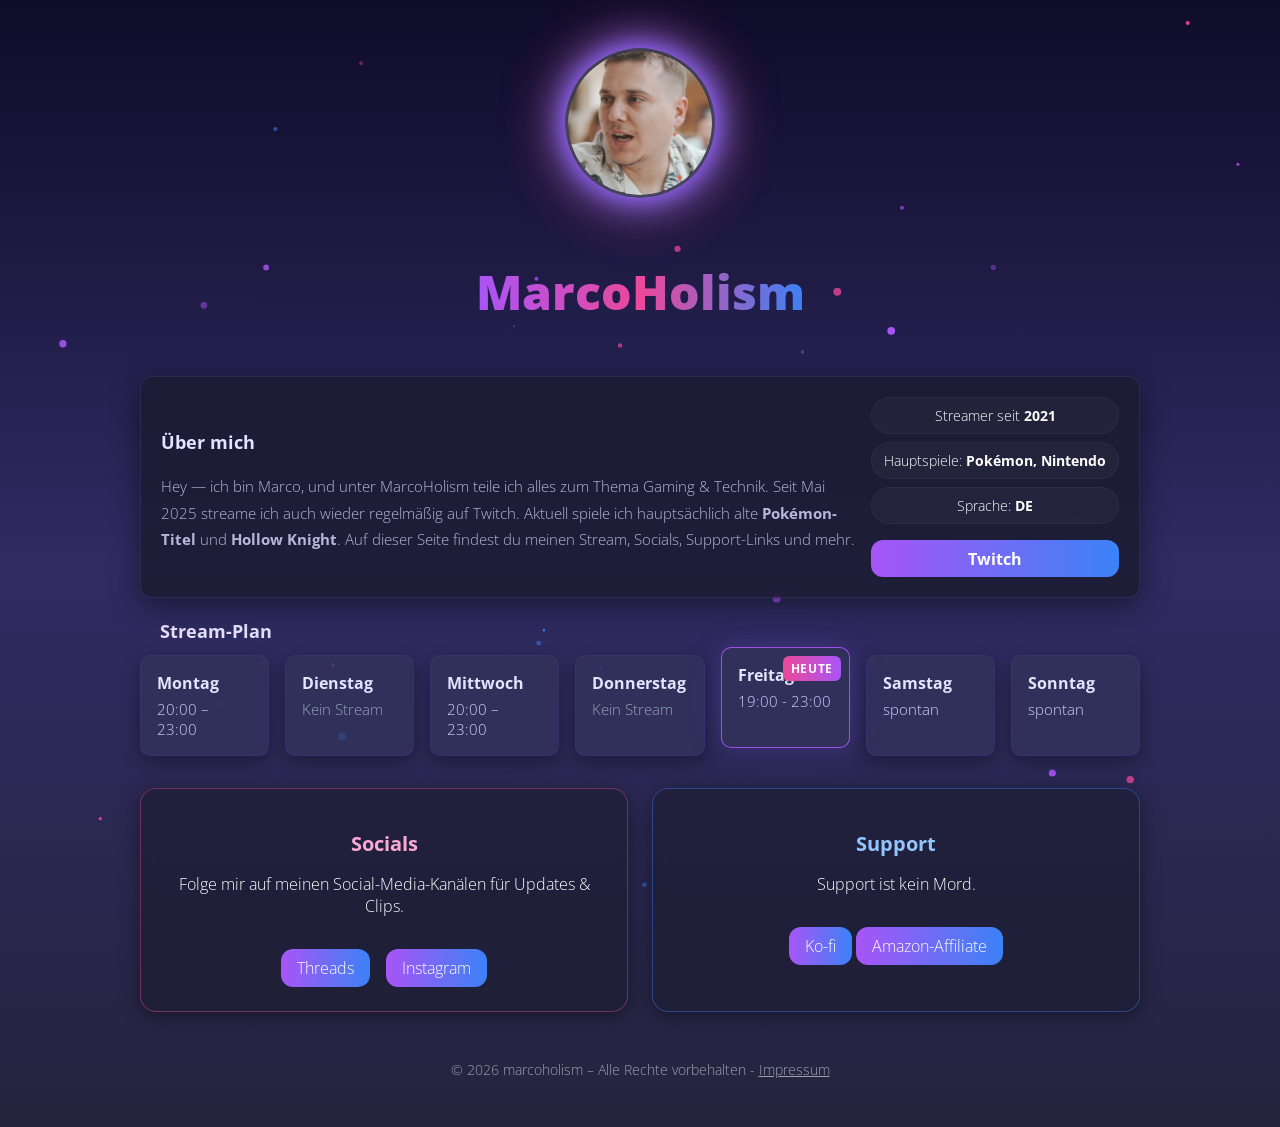
<file: index.html>
<!doctype html>
<html lang="de">
<head>
<meta charset="utf-8">
<meta name="viewport" content="width=device-width, initial-scale=1.0">
<link rel="icon" href="/favicon.png" type="image/png">
<meta name="robots" content="noindex, nofollow, noarchive">
<meta name="description" content="Hey — ich bin Marco! Auf MarcoHolism dreht sich alles um Gaming, Technik und Twitch-Streams. Schau vorbei!">

<!-- Open Graph (Facebook, Discord, WhatsApp usw.) -->
<meta property="og:title" content="MarcoHolism – Gaming & Technik">
<meta property="og:description" content="Gaming, Technik & Streams. Folge mir auf Twitch und Socials!">
<!--<meta property="og:image" content="https://deine-domain.de/preview.jpg">-->
<meta property="og:url" content="https://marcoholism.us/">
<meta property="og:type" content="website">

<!-- Twitter Card -->
<meta name="twitter:card" content="summary_large_image">
<meta name="twitter:title" content="MarcoHolism – Gaming & Technik">
<meta name="twitter:description" content="Gaming, Technik & Streams. Folge mir auf Twitch und Socials!">
<!--<meta name="twitter:image" content="https://deine-domain.de/preview.jpg">-->
  
<title>MarcoHolism</title>

<link rel="me" href="https://mastodon.social/@marcoholism">

<link rel="stylesheet" href="/style.css" type="text/css">

<style>
/* Base Styles */
* { box-sizing: border-box; scroll-behavior: smooth; }
body {
  margin: 0;
  font-family: 'Open Sans', sans-serif;
  font-weight: 300;
  background: linear-gradient(to bottom, var(--bg1), var(--bg2), var(--bg3));
  color: white;
  display: flex;
  flex-direction: column;
  align-items: center;
  min-height: 100vh;
  padding: 3rem 1rem;
  text-align: center;
}

.profile-pic {
  width: 150px; height: 150px;
  border-radius: 50%;
  object-fit: cover;
  margin-bottom: 1.5rem;
  border: 3px solid rgba(255,255,255,0.2);
  box-shadow: 0 0 20px var(--accent1), 0 0 40px var(--accent2), 0 0 60px var(--accent3);
}

.container { max-width: 1000px; width: 100%; margin-top: 1.25rem; }

/* About */
.about {
  background: var(--glass);
  padding: 1.25rem;
  border-radius: 12px;
  border: 1px solid rgba(167,139,250,0.12);
  backdrop-filter: blur(6px);
  box-shadow: 0 8px 30px rgba(0,0,0,0.45);
}
.about-grid { display: flex; flex-direction: column; gap: 1rem; }
@media(min-width:860px){ .about-grid{ flex-direction:row; align-items:center; } }
.about-text { flex:1; text-align:left; line-height: 1.75; }
.about-meta { min-width:220px; display:flex; flex-direction:column; gap:.5rem; }
.meta-chip {
  padding:.5rem .75rem;
  border-radius:999px;
  background:rgba(255,255,255,0.03);
  border:1px solid rgba(255,255,255,0.04);
  font-size:.9rem;
}

/* Section Titles */
.section-title { margin:1.25rem 0 .75rem; text-align:left; font-size:1.15rem; color:#e6e1ff; }

/* Schedule Title bündig mit About */
#schedule .section-title { margin-left: 1.25rem; }

/* Schedule */
.schedule-grid {
  display:grid;
  grid-template-columns:repeat(auto-fit,minmax(120px,1fr));
  gap:1rem;
  margin-top:.75rem;
}
@media (max-width: 600px) {
  .schedule-grid { grid-template-columns: 1fr; }
}
.day-card {
  background: rgba(51,50,92,0.8);
  padding: 1rem;
  border-radius: 10px;
  border: 1px solid rgba(147,51,234,0.12);
  box-shadow: 0 6px 18px rgba(0,0,0,0.35);
  transition: transform .18s ease, box-shadow .18s ease;
}
.day-card:hover { transform:translateY(-6px); }
.day-card .dow { font-weight:700; margin-bottom:.35rem; color:#dfe7ff; }
.day-card .time { font-size:.95rem; color:#cbd5ff; }
.day-card.off .time { color:#94a3b8; }
.day-card.active {
  border-color: rgba(168,85,247,0.9);
  box-shadow:0 0 22px rgba(168,85,247,0.18), 0 0 44px rgba(59,130,246,0.08);
  transform: translateY(-8px);
}
@media (max-width: 600px) {
  .day-card.active {
    transform: none;
  }
}
.ribbon { position:relative; }
.ribbon::after {
  content:'HEUTE';
  position:absolute; right:8px; top:8px;
  background:linear-gradient(90deg,var(--accent3),var(--accent1));
  padding:.25rem .5rem;
  border-radius:6px;
  font-size:.75rem;
  font-weight:700;
  color:#fff;
  letter-spacing:.6px;
}

/* Cards */
.card-container { display:grid; gap:1.5rem; max-width:1000px; width:100%; margin-top:2rem; }
@media (min-width: 768px) { .card-container { grid-template-columns: repeat(2, 1fr); } }
.card {
  background: rgba(27,27,47,0.6);
  border-radius: 1rem;
  padding: 1.5rem;
  border:1px solid rgba(147,51,234,0.4);
  backdrop-filter: blur(8px);
  box-shadow: 0 4px 20px rgba(0,0,0,0.4);
  transition: transform 0.2s ease;
}
.card:hover { transform: scale(1.05); }
.card h2 { margin-bottom:0.75rem; font-size:1.25rem; }
.card a {
  display:inline-block;
  margin-top:1rem;
  padding:.5rem 1rem;
  border-radius:.75rem;
  background:linear-gradient(to right, var(--accent1), var(--accent2));
  color:white;
  text-decoration:none;
  transition:opacity 0.2s;
}
.card a:hover { opacity:0.85; }



/* Utility */
.muted { color:#b9b6d9; font-size:.95rem; }
.btn {
  display:inline-block;
  margin-top:.5rem;
  padding:.45rem .85rem;
  border-radius:.75rem;
  background:linear-gradient(90deg,var(--accent1),var(--accent2));
  text-decoration:none;
  color:#fff;
  font-weight:700;
}

/* Footer */
footer { margin-top:3rem; font-size:.875rem; color:#9ca3af; }
footer a { color:#9ca3af; }
</style>
</head>
<body>

<canvas id="particle-canvas"></canvas>

<header>
  <img src="profilbild-144.webp" srcset="profilbild-144.webp 144w, profilbild-300.webp 300w, profilbild-400.webp 400w" sizes="(max-width: 600px) 144px, (max-width: 1000px) 300px, 400px" alt="Profilbild" loading="lazy" class="profile-pic">
  <h1>MarcoHolism</h1>
</header>

<div class="container">
  <section id="about" class="about" aria-labelledby="about-title">
    <div class="about-grid">
      <div class="about-text">
        <h2 id="about-title" class="section-title">Über mich</h2>
        <p class="muted">Hey — ich bin Marco, und unter MarcoHolism teile ich alles zum Thema Gaming & Technik. Seit Mai 2025 streame ich auch wieder regelmäßig auf Twitch. Aktuell spiele ich hauptsächlich alte <strong>Pokémon-Titel</strong> und <strong>Hollow Knight</strong>. Auf dieser Seite findest du meinen Stream, Socials, Support-Links und mehr.</p>
      </div>
      <aside class="about-meta" aria-label="Kurzdaten">
        <div class="meta-chip">Streamer seit <strong>2021</strong></div>
        <div class="meta-chip">Hauptspiele: <strong>Pokémon, Nintendo</strong></div>
        <div class="meta-chip">Sprache: <strong>DE</strong></div>
        <a class="btn" href="https://twitch.tv/marcoholism" rel="noopener">Twitch</a>
      </aside>
    </div>
  </section>

  <section id="schedule" aria-labelledby="schedule-title" style="margin-top:1.25rem; text-align:left;">
    <h3 id="schedule-title" class="section-title">Stream-Plan</h3>
    <div class="schedule-grid" aria-live="polite">
      <div class="day-card" data-day="1"><div class="dow">Montag</div><div class="time">20:00 – 23:00</div></div>
      <div class="day-card off" data-day="2"><div class="dow">Dienstag</div><div class="time">Kein Stream</div></div>
      <div class="day-card" data-day="3"><div class="dow">Mittwoch</div><div class="time">20:00 – 23:00</div></div>
      <div class="day-card off" data-day="4"><div class="dow">Donnerstag</div><div class="time">Kein Stream</div></div>
      <div class="day-card" data-day="5"><div class="dow">Freitag</div><div class="time">19:00 - 23:00</div></div>
      <div class="day-card" data-day="6"><div class="dow">Samstag</div><div class="time">spontan</div></div>
      <div class="day-card" data-day="0"><div class="dow">Sonntag</div><div class="time">spontan</div></div>
    </div>
  </section>
</div>

<main class="card-container">
  <div class="card glass" style="border-color: rgba(236,72,153,0.4)">
    <h2 style="color: #f9a8d4">Socials</h2>
    <p>Folge mir auf meinen Social-Media-Kanälen für Updates & Clips.</p>
    <div style="margin-top: 1rem; display: flex; gap: 1rem; justify-content: center;">
      <a href="https://threads.com/@marco.holism">Threads</a>
      <a href="https://instagram.com/marco.holism">Instagram</a>
    </div>
  </div>

  <div class="card glass" style="border-color: rgba(59,130,246,0.4)">
    <h2 style="color: #93c5fd">Support</h2>
    <p>Support ist kein Mord.</p>
    <a href="https://ko-fi.com/marcoholism">Ko-fi</a>
    <a href="https://amzn.to/4oPNF18">Amazon-Affiliate</a>
  </div>
</main>

<footer>
  © <script>document.write(new Date().getFullYear());</script> marcoholism – Alle Rechte vorbehalten - <a href="/impressum">Impressum</a>
</footer>

<script>
// Highlight current day
(function(){
  const today = new Date().getDay();
  document.querySelectorAll('.day-card').forEach(card => {
    if(parseInt(card.dataset.day,10) === today){
      card.classList.add('active','ribbon');
    }
  });
})();

// Partikel-Hintergrund
const canvas = document.getElementById('particle-canvas');
const ctx = canvas.getContext('2d');
let particles = [];
const particleCount = window.innerWidth < 768 ? 10 : 30;

function resizeCanvas() {
  canvas.width = window.innerWidth;
  canvas.height = window.innerHeight;
}
window.addEventListener('resize', resizeCanvas);
resizeCanvas();

class Particle {
  constructor() { this.reset(); }
  reset() {
    this.x = Math.random() * canvas.width;
    this.y = Math.random() * canvas.height;
    this.size = Math.random() * 3 + 1;
    this.speedX = (Math.random() - 0.5) * 0.5;
    this.speedY = Math.random() * 1 + 0.5;

    // Subtile Farbvariation: Lila/Pink/Türkis Töne
    const baseColors = [
      [168,85,247],   // lila
      [59,130,246],   // blau
      [236,72,153]    // pink
    ];
    const c = baseColors[Math.floor(Math.random() * baseColors.length)];
    const alpha = Math.random() * 0.6 + 0.4; // 0.4 bis 1.0
    this.color = `rgba(${c[0]},${c[1]},${c[2]},${alpha})`;
  }
  update() {
    this.x += this.speedX;
    this.y -= this.speedY;
    if(this.y < 0 || this.x < 0 || this.x > canvas.width) {
      this.reset();
      this.y = canvas.height;
    }
  }
  draw() {
    ctx.beginPath();
    ctx.arc(this.x, this.y, this.size, 0, Math.PI*2);
    ctx.fillStyle = this.color;
    ctx.fill();
  }
}

for(let i=0;i<particleCount;i++) particles.push(new Particle());

function animate() {
  ctx.clearRect(0,0,canvas.width,canvas.height);
  particles.forEach(p=>{ p.update(); p.draw(); });
  requestAnimationFrame(animate);
}
animate();
</script>

</body>
</html>
</file>
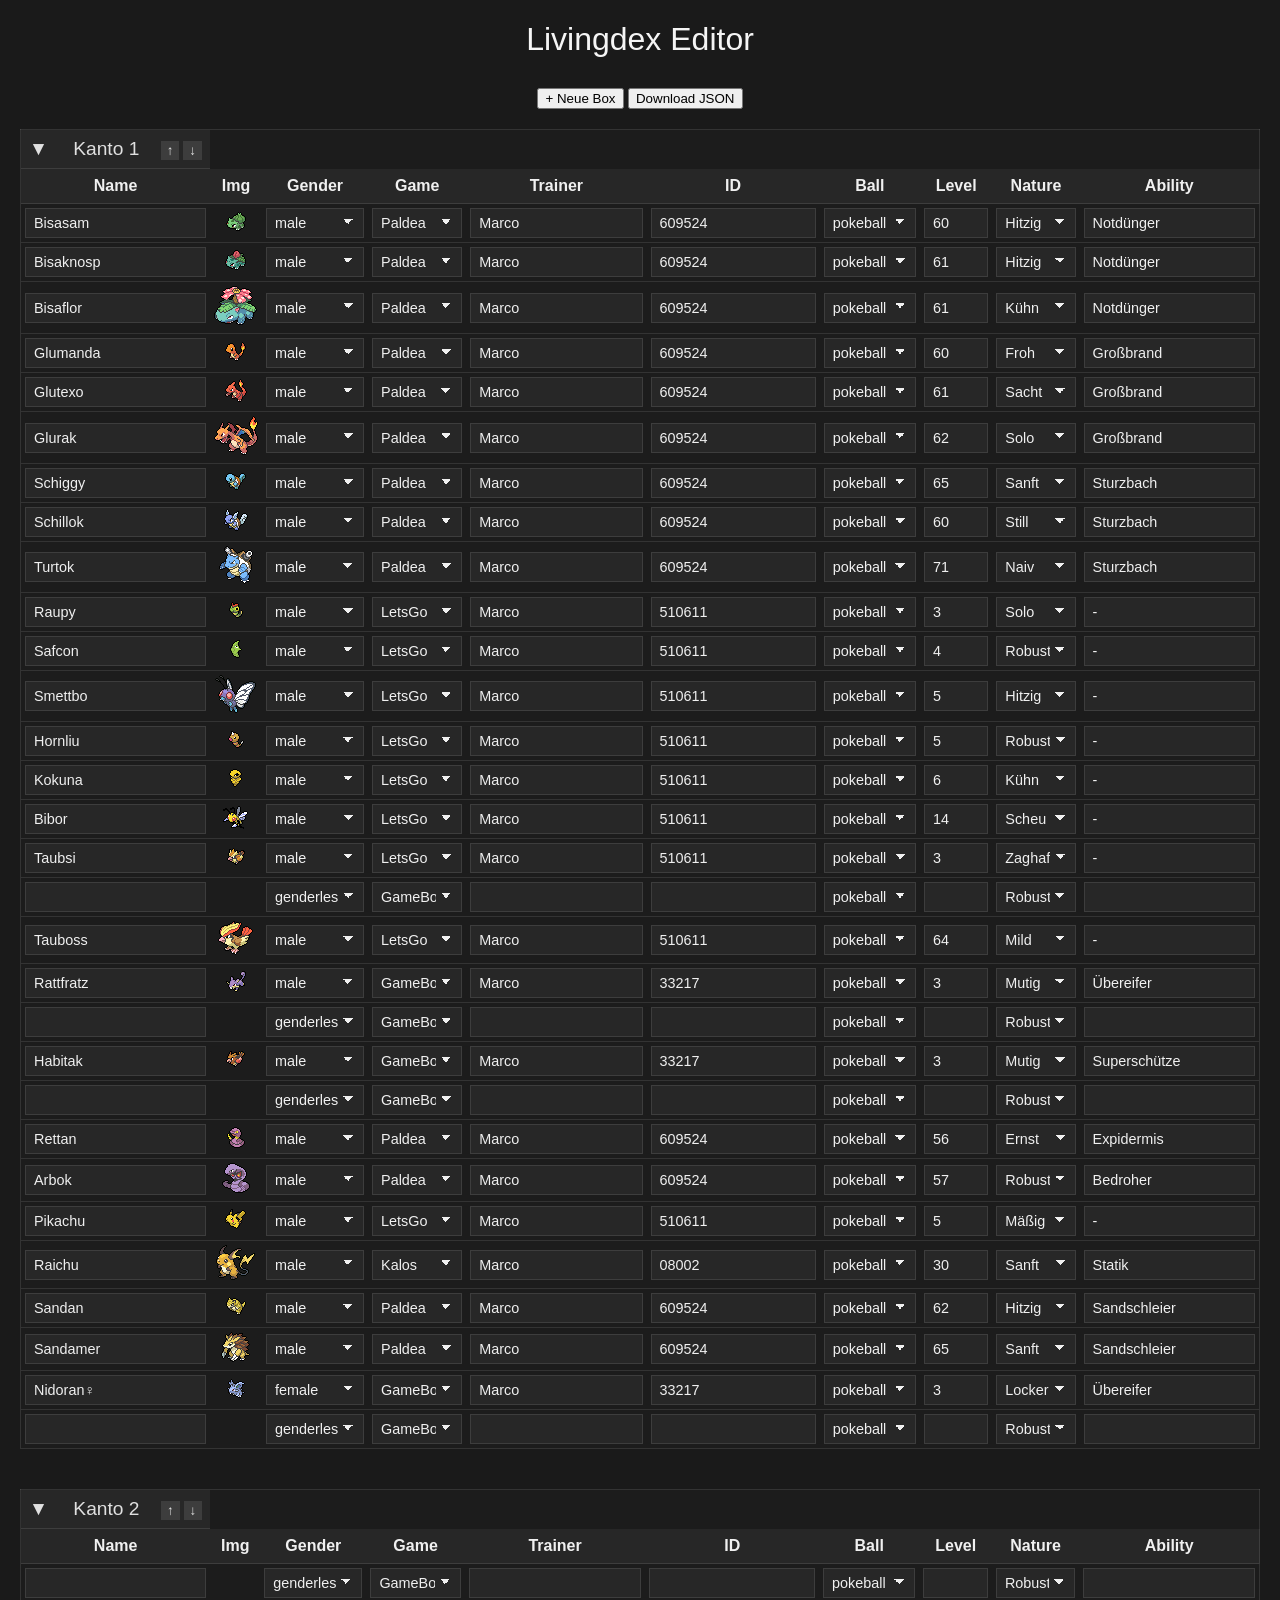
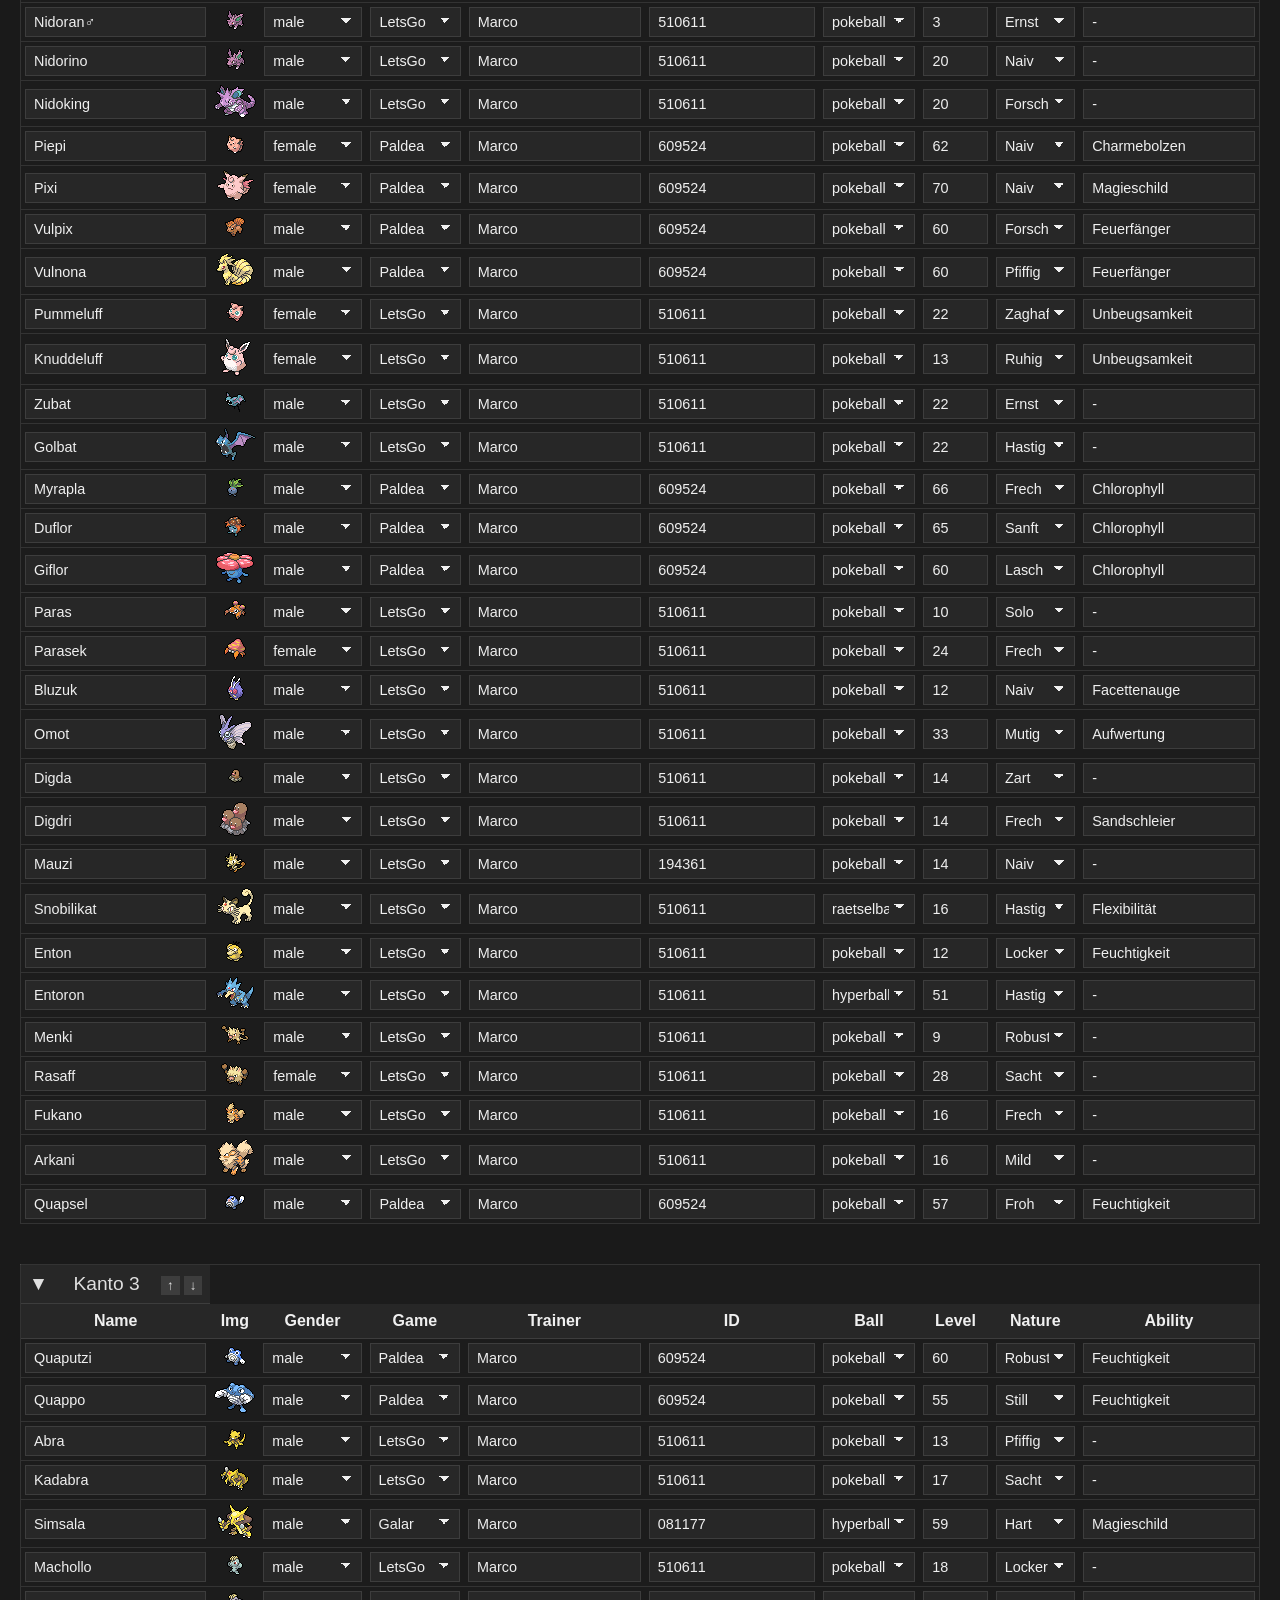
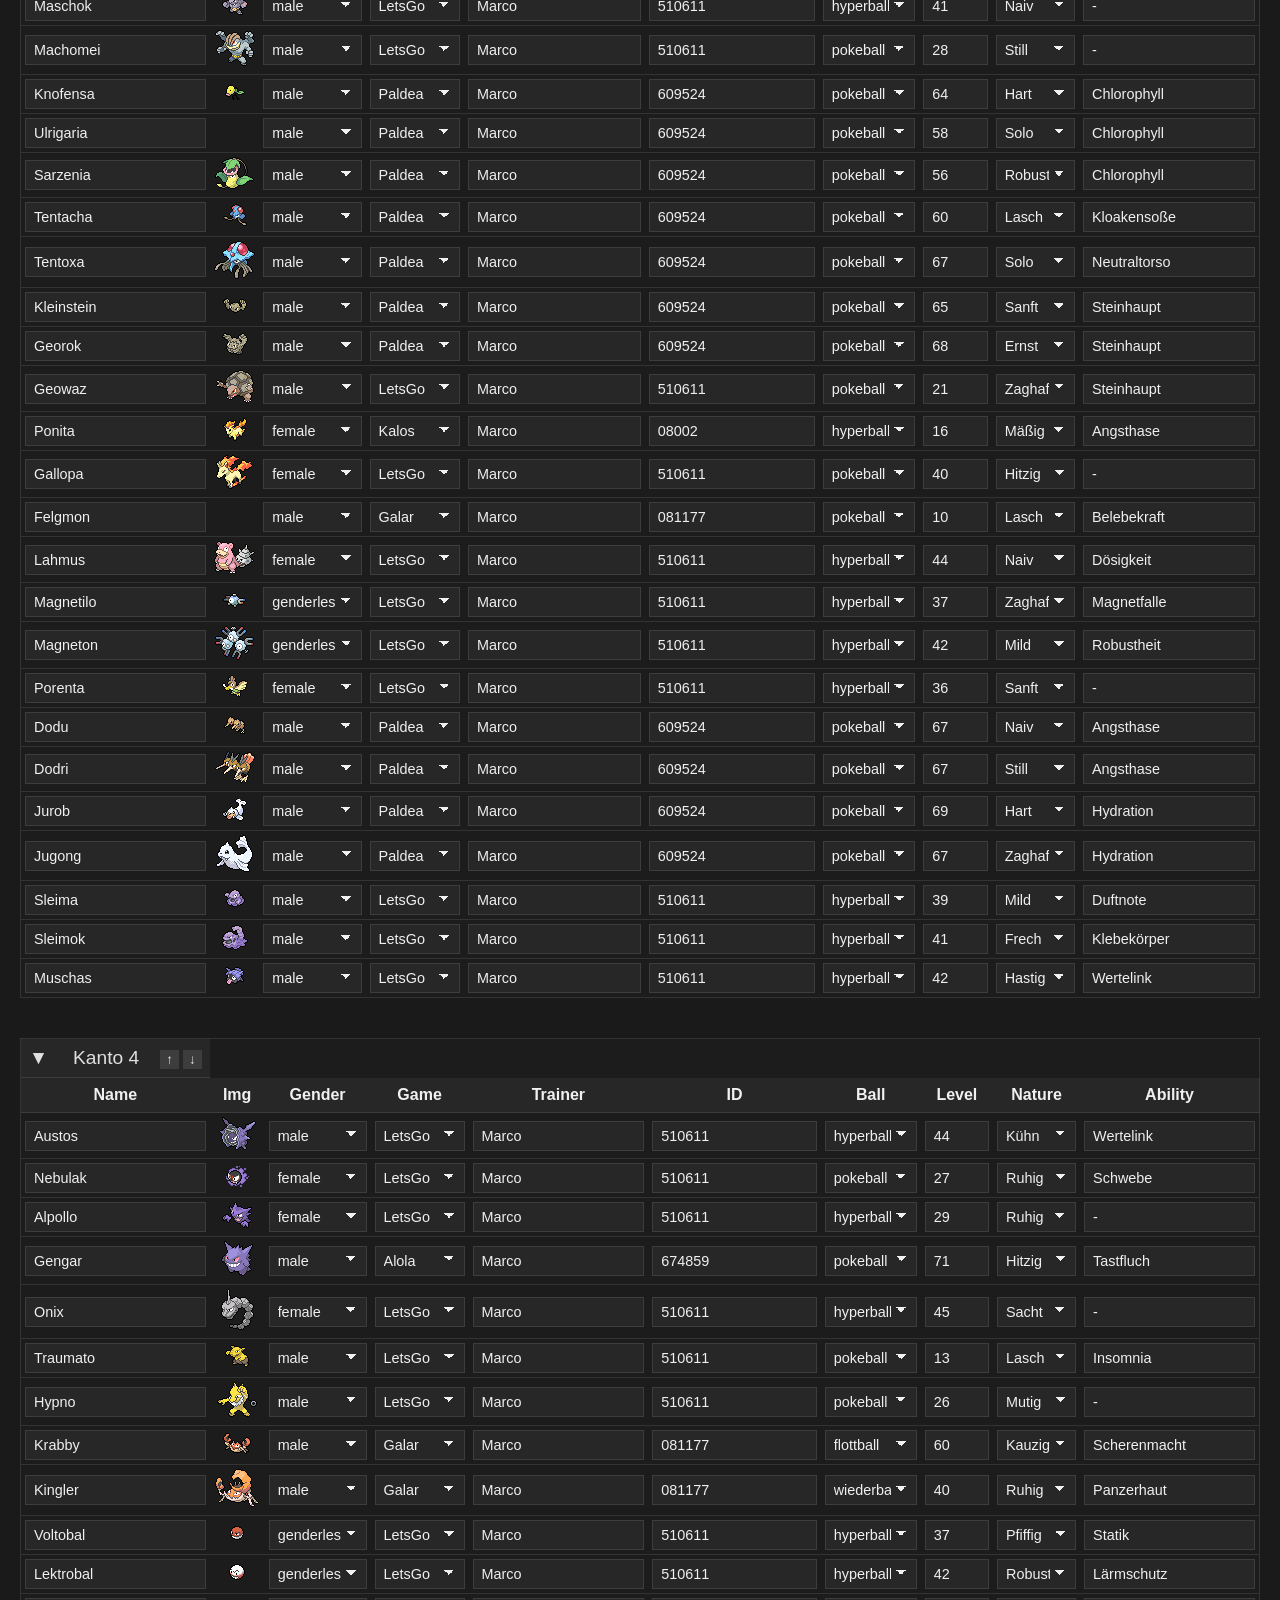
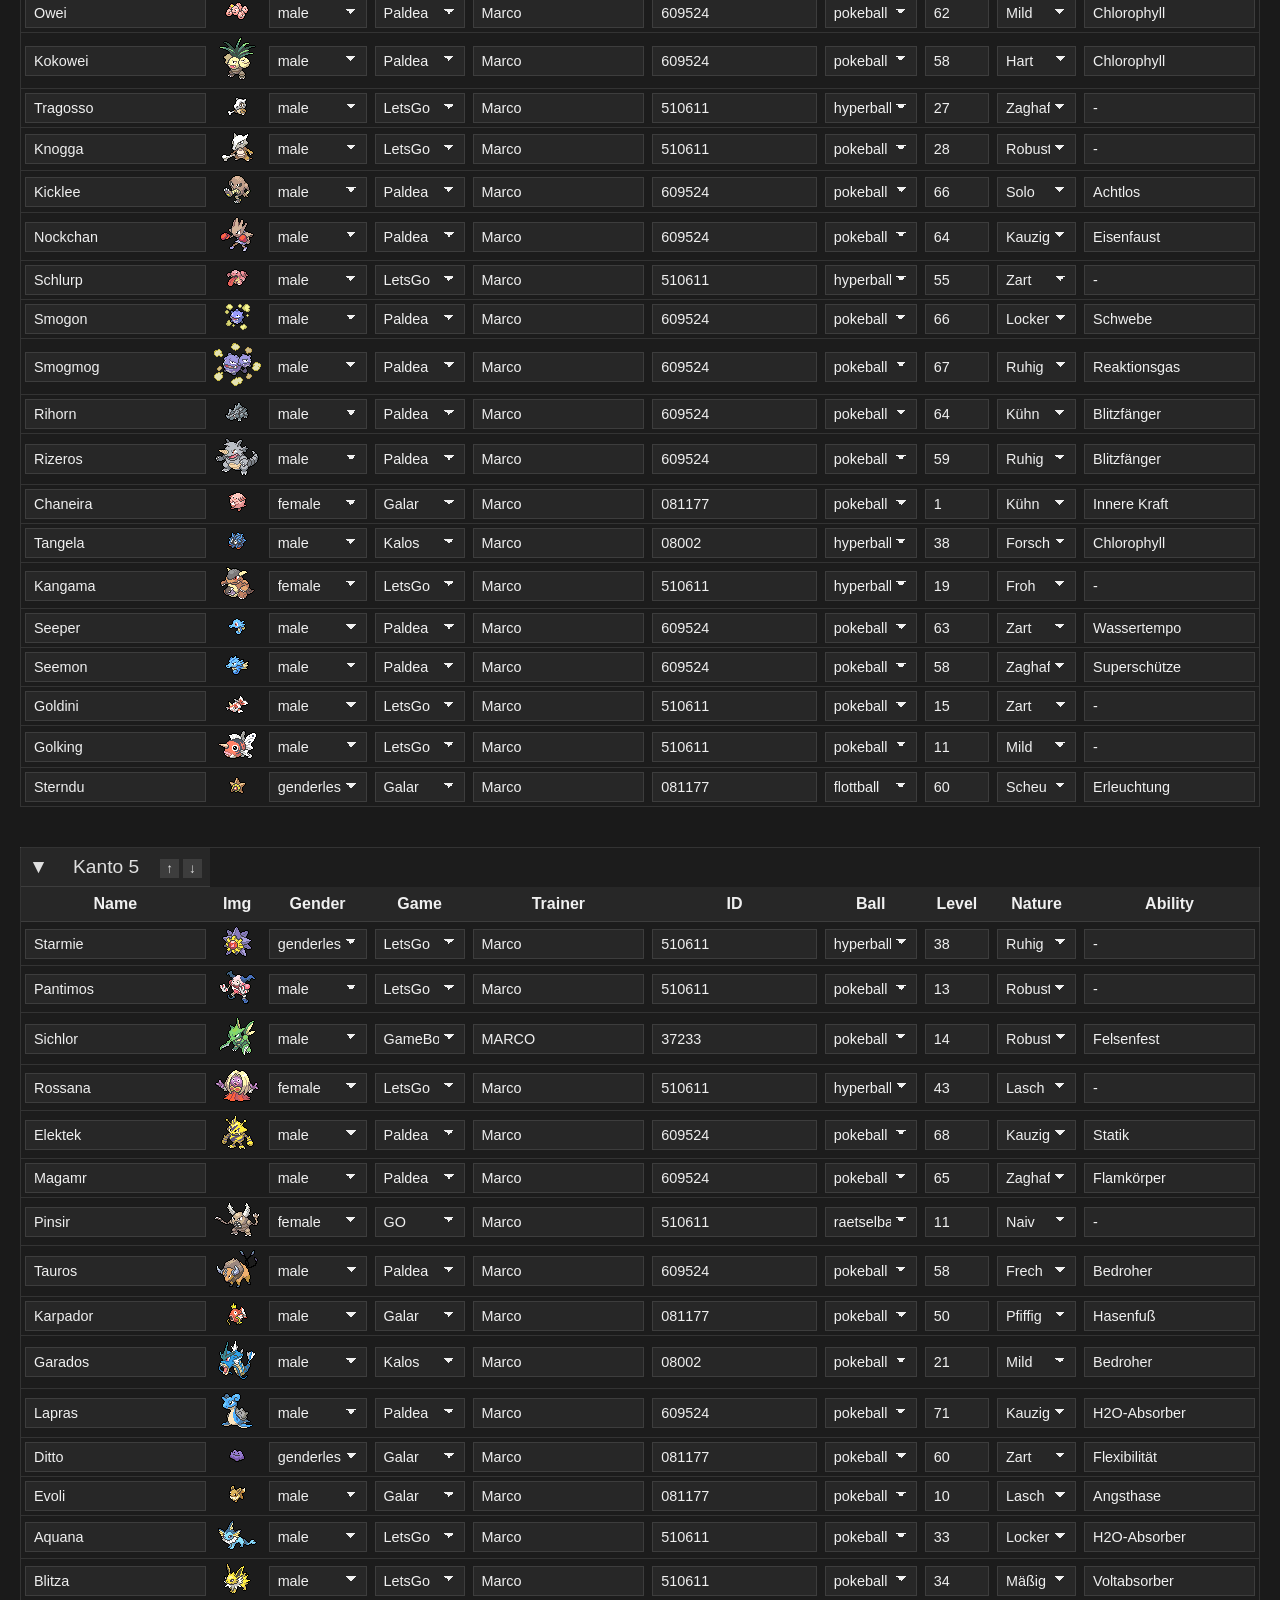
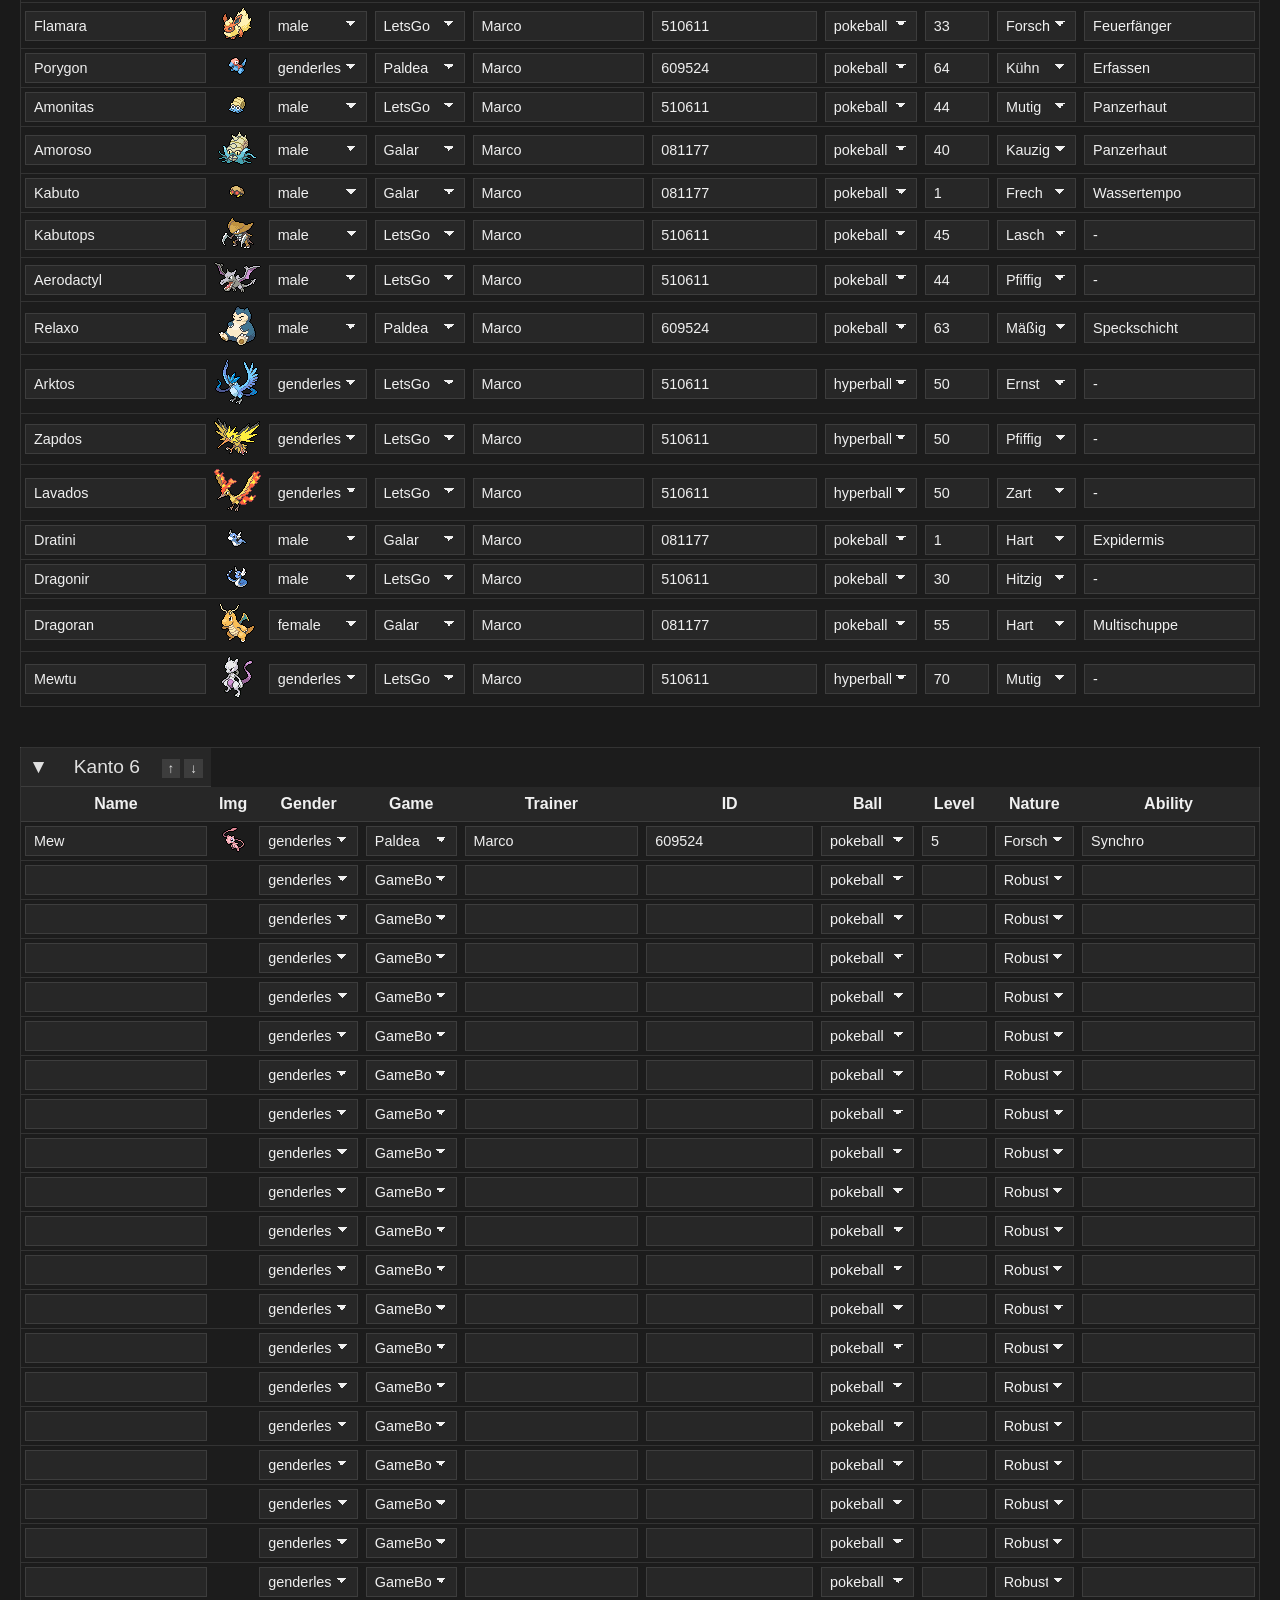
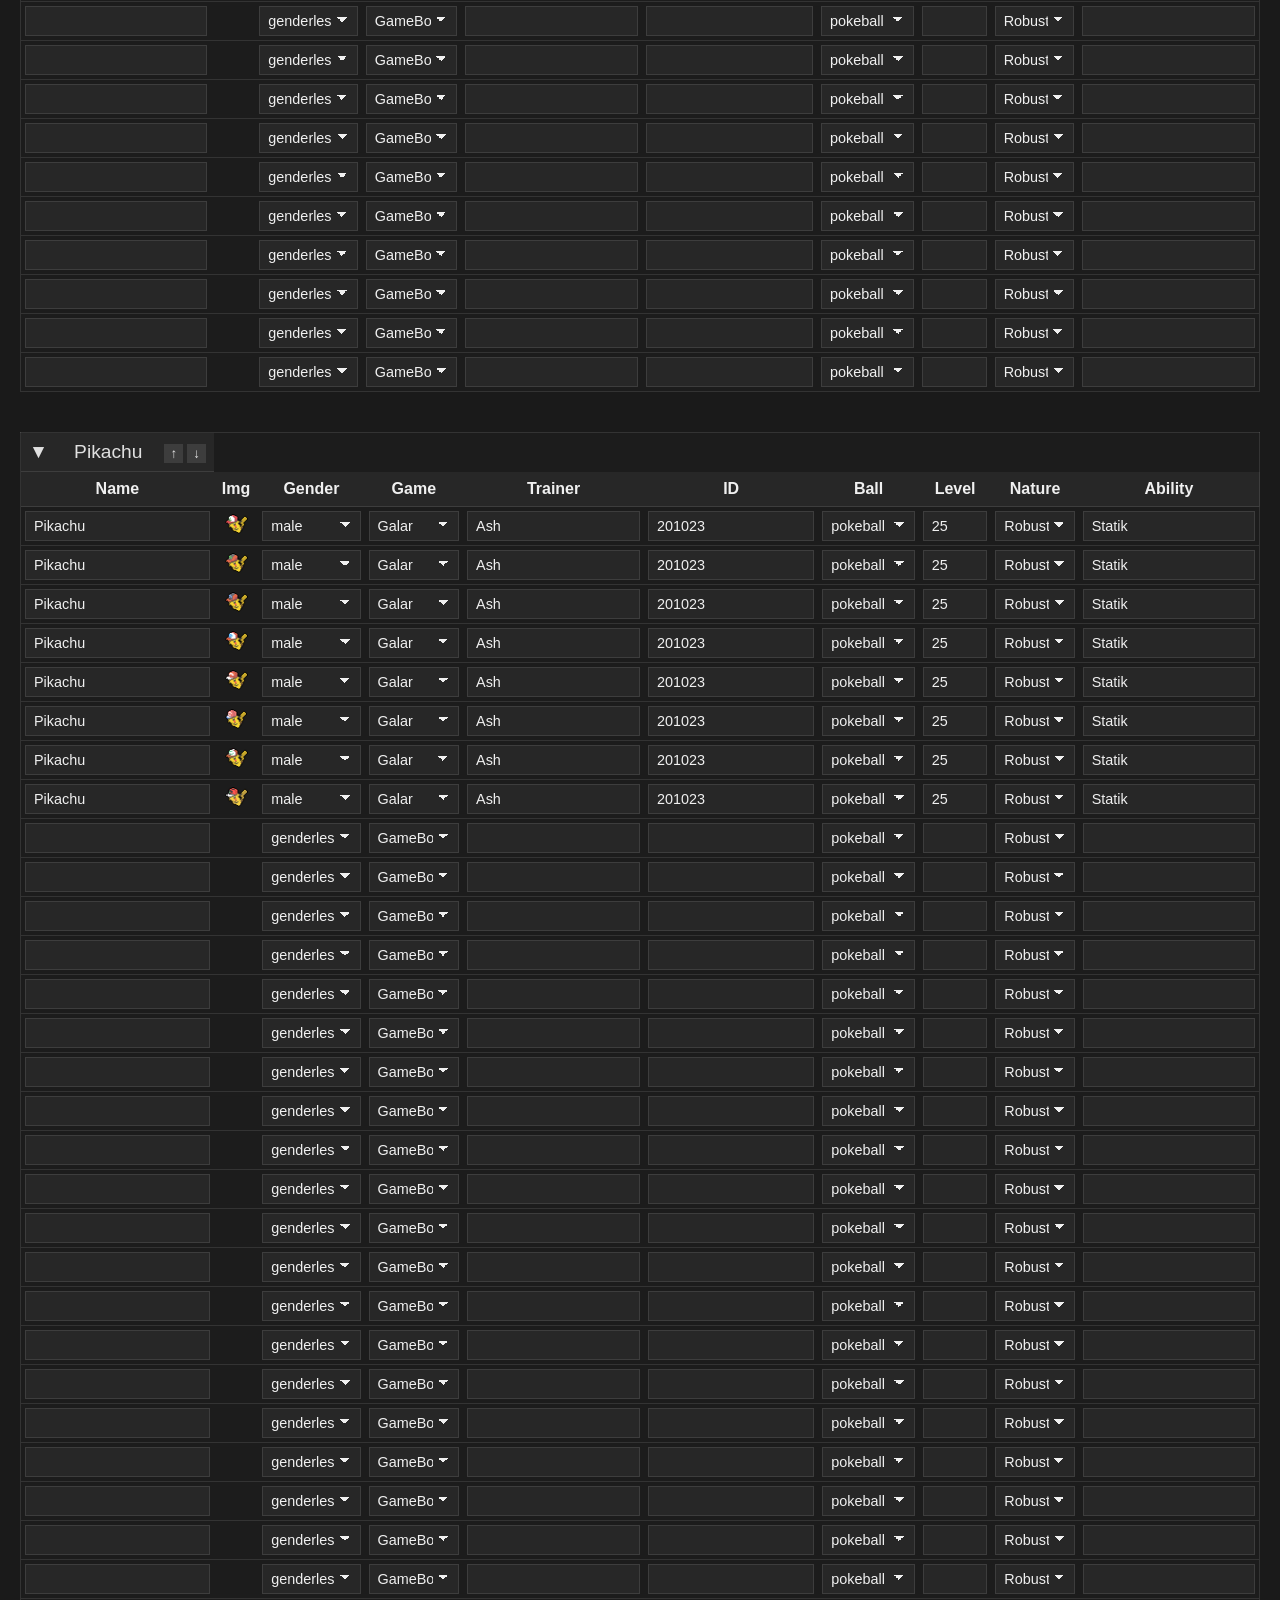
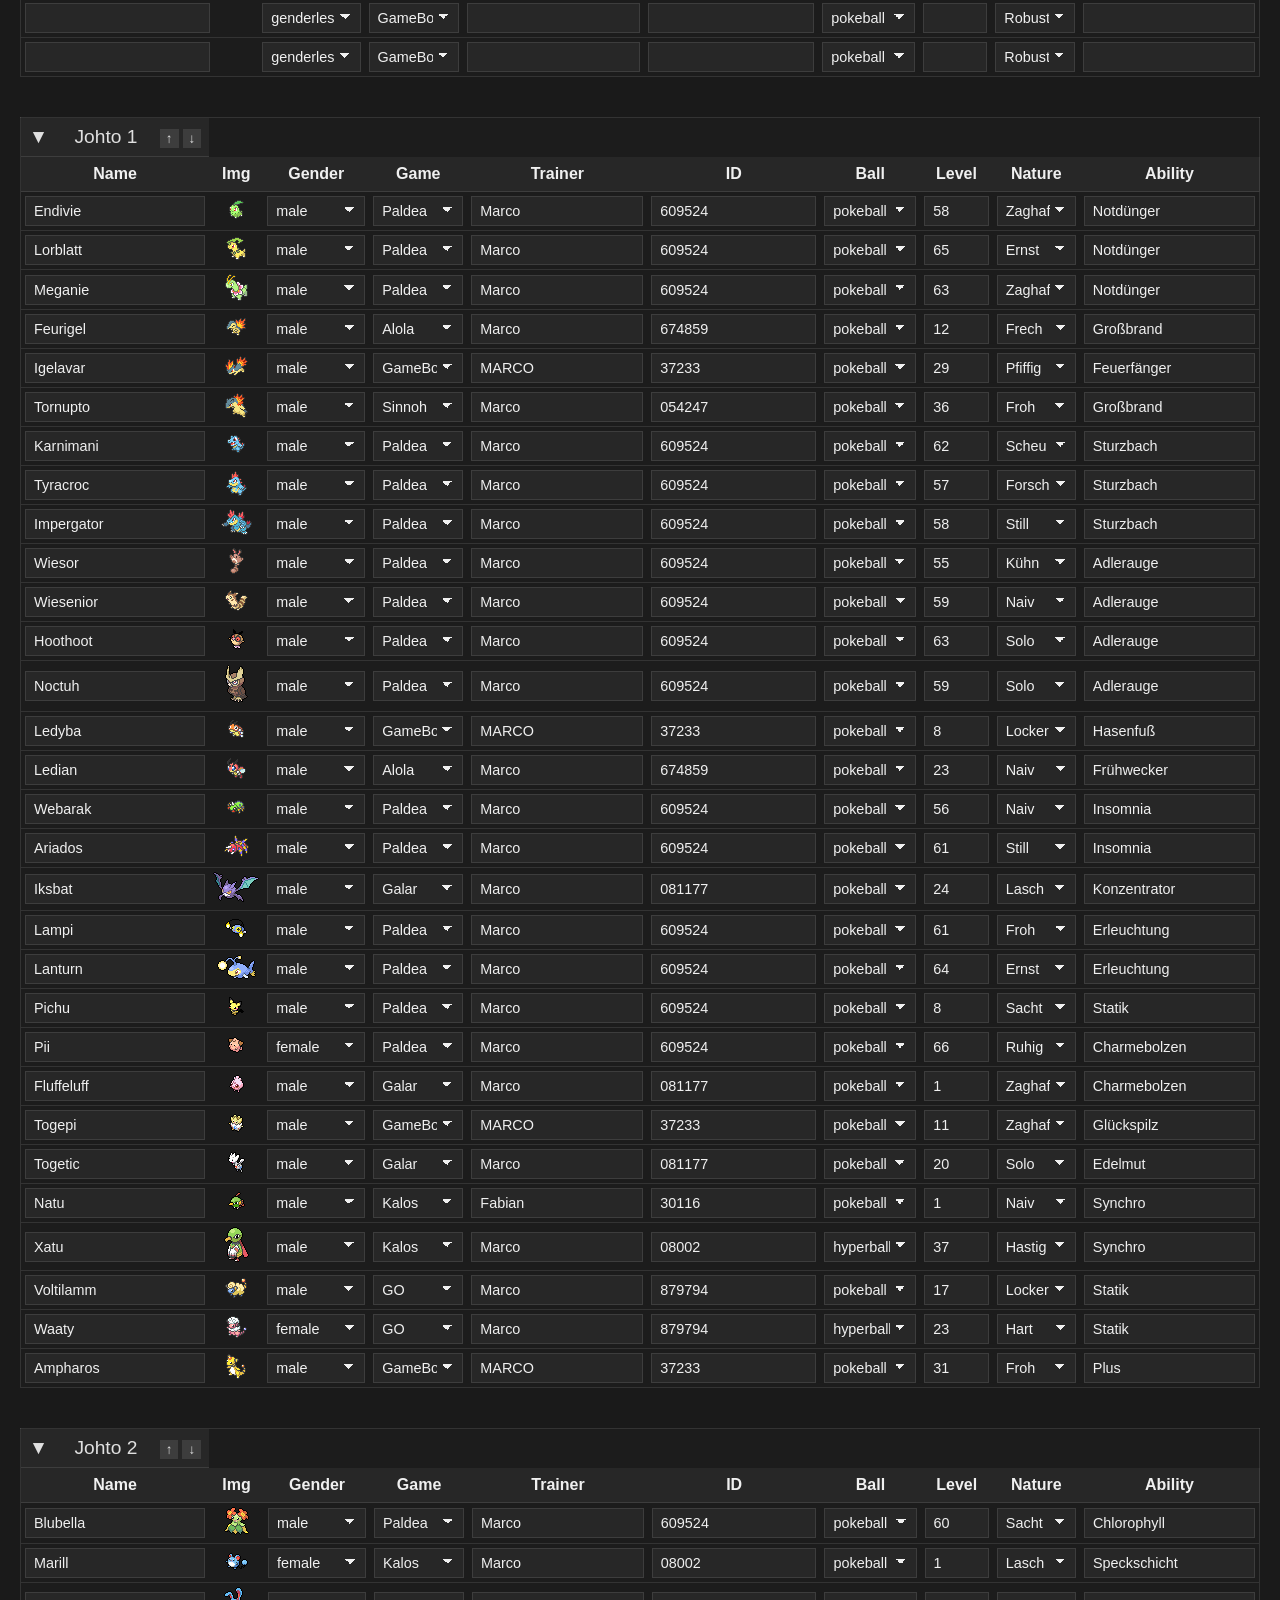
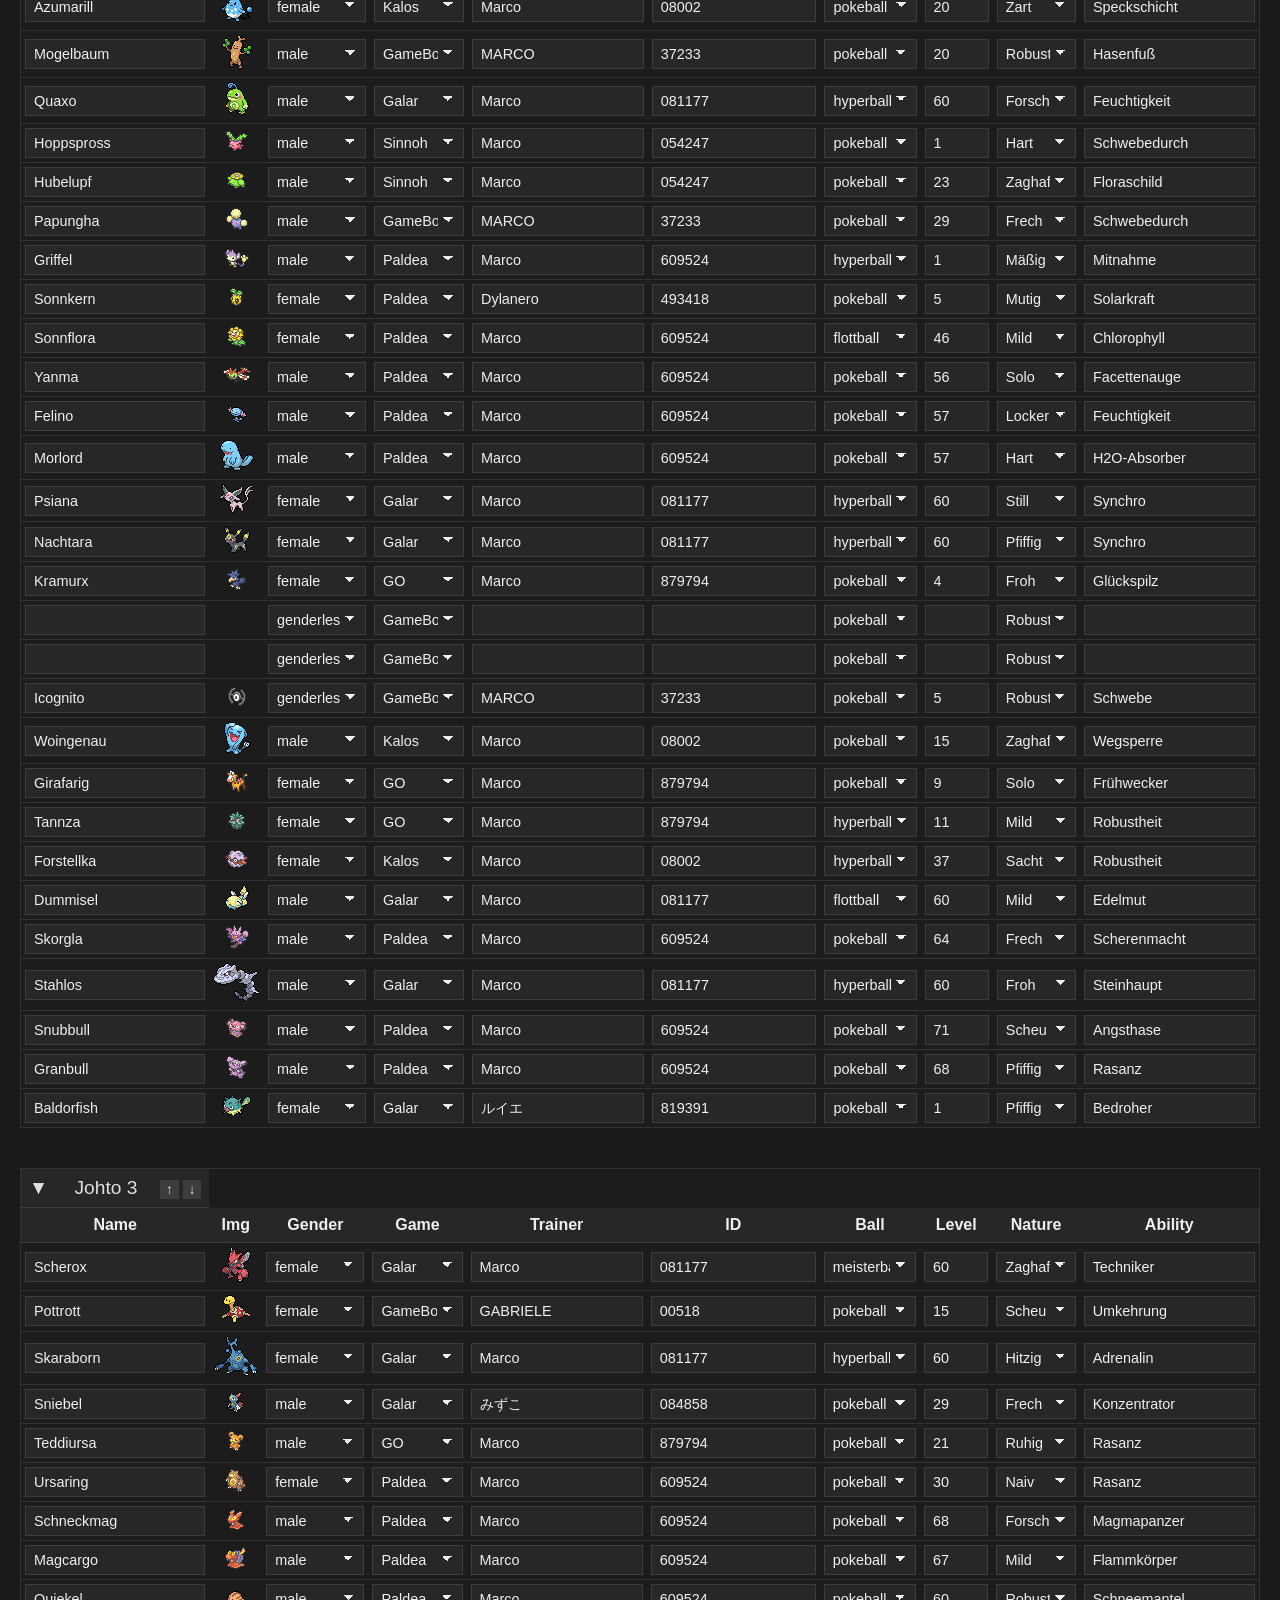
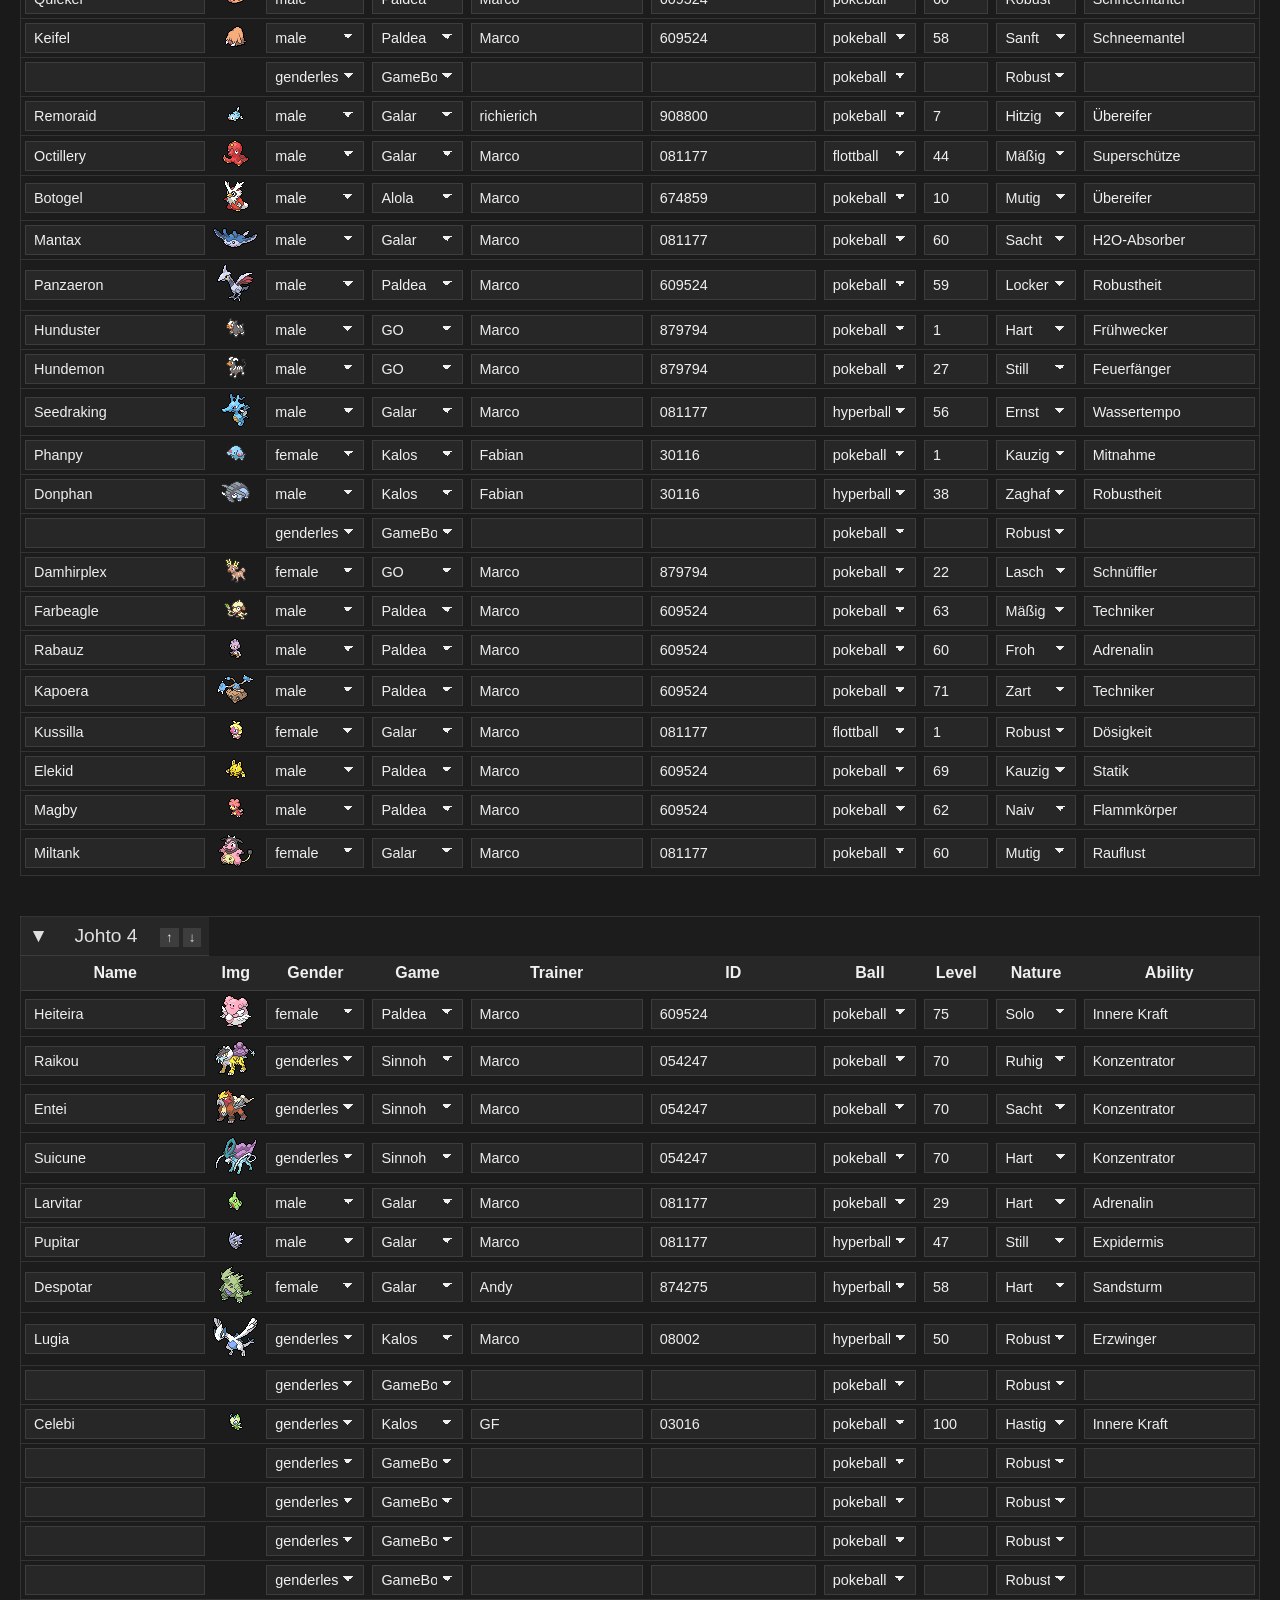
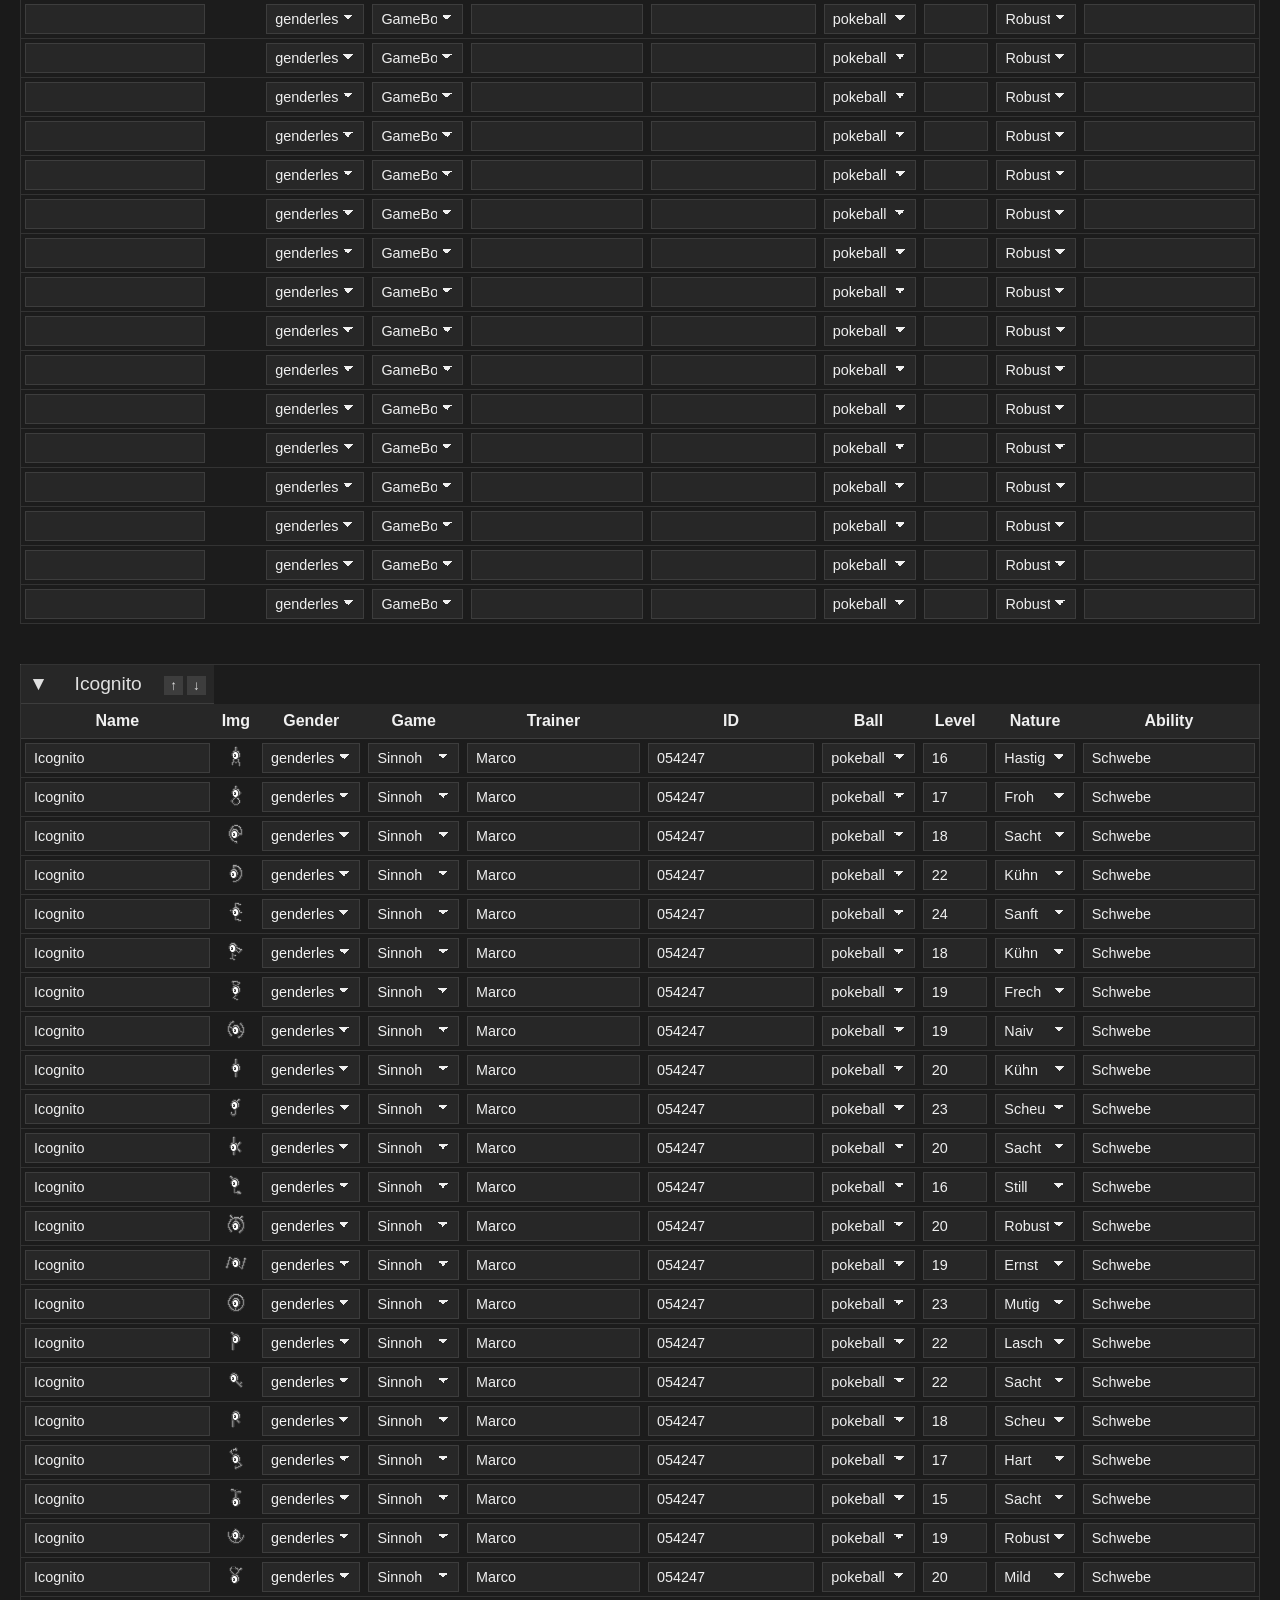
<file: editjson.html>
<!DOCTYPE html>
<html lang="de">
<head>
<meta charset="UTF-8" />
<title>Livingdex Editor</title>
<style>
  body { font-family: 'Segoe UI', Tahoma, sans-serif; background: #1a1a1a; color: #e0e0e0; margin: 20px; }
  h1 { text-align: center; font-weight: 400; margin-bottom: 30px; color: #f5f5f5; }
  #livingdex-container { display: flex; flex-direction: column; gap: 40px; }
  table { border-collapse: collapse; width: 100%; backdrop-filter: blur(10px); background: rgba(30,30,30,0.6); border: 1px solid rgba(255,255,255,0.1); }
  table.collapsed tr:not(:first-child) { display: none; }
  caption { caption-side: top; text-align: left; font-size: 1.2em; font-weight: 500; padding: 8px; background: rgba(255,255,255,0.05); border-bottom: 1px solid rgba(255,255,255,0.1); display: flex; justify-content: space-between; align-items: center; }
  caption span.toggle-icon { margin-right: 8px; cursor: pointer; user-select: none; }
  .caption-controls button { background: rgba(255,255,255,0.1); border: none; color: #e0e0e0; margin-left: 4px; padding: 2px 6px; cursor: pointer; }
  .caption-controls button:hover { background: rgba(255,255,255,0.2); }
  th { background: rgba(255,255,255,0.05); color: #f0f0f0; padding: 8px; border-bottom: 1px solid rgba(255,255,255,0.1); text-align: center; }
  td { border-bottom: 1px solid rgba(255,255,255,0.1); padding: 4px; text-align: center; vertical-align: middle; }
  input, select { width: 100%; box-sizing: border-box; background: rgba(255,255,255,0.05); color: #f0f0f0; border: 1px solid rgba(255,255,255,0.1); padding: 6px 8px; font-size: 0.9em; font-family: inherit; outline: none; appearance: none; -webkit-appearance: none; -moz-appearance: none; }
  input:focus, select:focus { border-color: #4a90e2; background: rgba(255,255,255,0.1); }
  select { background-image: linear-gradient(45deg, transparent 50%, #f0f0f0 50%), linear-gradient(135deg, #f0f0f0 50%, transparent 50%); background-position: calc(100% - 15px) calc(50% - 2px), calc(100% - 10px) calc(50% - 2px); background-size: 5px 5px, 5px 5px; background-repeat: no-repeat; padding-right: 25px; }
  tr:hover td { background: rgba(255,255,255,0.05); }
  .grid-popup { display: flex; flex-wrap: wrap; gap: 4px; justify-content: center; margin-top: 4px; background: rgba(0,0,0,0.25); padding: 6px; border-radius: 6px; }
  .grid-popup img { width: 48px; cursor: pointer; border: 2px solid transparent; border-radius: 4px; }
  .grid-popup img.selected { border-color: #4a90e2; }
  img.main-img { cursor: pointer; }
  img.main-img.selected { outline: none; }
  ::-webkit-scrollbar { width: 8px; }
  ::-webkit-scrollbar-thumb { background: rgba(255,255,255,0.2); }
  ::-webkit-scrollbar-track { background: rgba(255,255,255,0.05); }
</style>
</head>
<body>

<h1>Livingdex Editor</h1>
<div style="margin-bottom:20px; text-align:center;">
  <button id="add-box-btn">+ Neue Box</button>
  <button id="download-btn">Download JSON</button>
</div>
<div id="livingdex-container"></div>

<!-- Datalists -->
<datalist id="pokemon-list"></datalist>
<datalist id="trainer-list"></datalist>
<datalist id="id-list"></datalist>
<datalist id="ability-list"></datalist>

<script>
/* --- Konfiguration --- */
const dropdowns = {
  gender: ['genderless', 'male', 'female'],
  ball: ['pokeball','super','hyperball','meisterball','wiederball','flottball','raetselball'],
  nature: ['Robust','Solo','Mutig','Hart','Frech','Kühn','Sanft','Locker','Pfiffig','Lasch','Scheu','Hastig','Ernst','Froh','Naiv','Mäßig','Mild','Ruhig','Zaghaft','Hitzig','Still','Zart','Forsch','Sacht','Kauzig'],
  game: ['GameBoy','Kalos','Alola','LetsGo','Galar','Sinnoh','Hisui','Paldea','GO']
};

let pokemonData = [];   // aus pokemon.json
let livingdexData = []; // aus livingdex.json

/* --- Laden der Datendateien --- */
fetch('pokemon.json')
  .then(r => r.json())
  .then(data => { pokemonData = data; buildPokemonDatalist(); })
  .catch(e => console.error('Fehler beim Laden von pokemon.json:', e));

fetch('livingdex.json')
  .then(r => r.json())
  .then(data => {
    // Normalisieren: jede Box hat 30 Einträge (falls nicht vorhanden)
    livingdexData = data.map(box => ({
      title: box.title || 'Neue Box',
      collapsed: box.collapsed || false,
      pokemon: Array.from({length:30}, (_,i) => (box.pokemon && box.pokemon[i]) ? box.pokemon[i] : {name:'', img:'', gender:'', game:'', trainer:'', id:'', ball:'', level:'', nature:'', ability:''})
    }));
    buildTable(livingdexData);
    buildDatalists();
  })
  .catch(e => console.error('Fehler beim Laden von livingdex.json:', e));

/* --- Events --- */
document.getElementById('download-btn').addEventListener('click', downloadJSON);
document.getElementById('add-box-btn').addEventListener('click', addBox);

/* --- Hilfsfunktionen für Datalists --- */
function buildPokemonDatalist(){
  const datalist = document.getElementById('pokemon-list');
  datalist.innerHTML = '';
  pokemonData.forEach(p => {
    const opt = document.createElement('option');
    opt.value = p.name;
    datalist.appendChild(opt);
  });
}

function buildDatalists(){
  const trainers = new Set();
  const ids = new Set();
  const abilities = new Set();

  livingdexData.forEach(box=>{
    (box.pokemon||[]).forEach(p=>{
      if(p && p.trainer) trainers.add(p.trainer);
      if(p && p.id) ids.add(p.id);
      if(p && p.ability) abilities.add(p.ability);
    });
  });

  fillDatalist('trainer-list', trainers);
  fillDatalist('id-list', ids);
  fillDatalist('ability-list', abilities);
}

function fillDatalist(id, values){
  const datalist = document.getElementById(id);
  datalist.innerHTML = '';
  [...values].forEach(v=>{
    const opt = document.createElement('option');
    opt.value = v;
    datalist.appendChild(opt);
  });
}

/* --- Bild-URL Helfer --- */
function getPokemonImage(name, idx = 0){
  const poke = pokemonData.find(p => p.name === name);
  if(!poke) return '';
  const num = poke.numbers[idx] || poke.numbers[0];
  return `/pkmnicons/${num}.png`;
}

/* --- Tabelle bauen --- */
function buildTable(livingdex){
  const container = document.getElementById('livingdex-container');
  container.innerHTML = '';

  livingdex.forEach((box, boxIndex) => {
    const table = document.createElement('table');
    if(box.collapsed) table.classList.add('collapsed');

    // Caption (Titel + Buttons)
    const caption = document.createElement('caption');
    const toggleIcon = document.createElement('span');
    toggleIcon.className='toggle-icon';
    toggleIcon.innerText = box.collapsed ? '►' : '▼';
    const title = document.createElement('span');
    title.contentEditable = true;
    title.innerText = box.title;
    toggleIcon.addEventListener('click', ()=>{
      table.classList.toggle('collapsed');
      box.collapsed = table.classList.contains('collapsed');
      toggleIcon.innerText = box.collapsed ? '►' : '▼';
    });
    const controls = document.createElement('span');
    controls.className = 'caption-controls';
    ['↑','↓'].forEach((txt,i)=>{
      const btn=document.createElement('button'); btn.innerText = txt;
      btn.addEventListener('click', ()=> moveBox(boxIndex, i===0?-1:1));
      controls.appendChild(btn);
    });
    caption.appendChild(toggleIcon);
    caption.appendChild(title);
    caption.appendChild(controls);
    table.appendChild(caption);

    // Header
    const header = document.createElement('tr');
    ['Name','Img','Gender','Game','Trainer','ID','Ball','Level','Nature','Ability'].forEach(h=>{
      const th = document.createElement('th'); th.innerText = h; header.appendChild(th);
    });
    table.appendChild(header);

    // 30 Zeilen
    for(let i=0;i<30;i++){
      const poke = (box.pokemon && box.pokemon[i]) || {name:'', img:'', gender:'', game:'', trainer:'', id:'', ball:'', level:'', nature:'', ability:''};
      const row = document.createElement('tr');

      ['name','img','gender','game','trainer','id','ball','level','nature','ability'].forEach(key=>{
        const td = document.createElement('td');
        let el;

        if(key === 'name'){
          el = document.createElement('input');
          el.setAttribute('list','pokemon-list');
          el.value = poke.name || '';
          // beim Eingeben Name -> Bildzelle aktualisieren
          el.addEventListener('input', e=>{
            const name = e.target.value;
            const imgTd = td.nextElementSibling; // das nächste <td> ist die Bild-Spalte
            imgTd.innerHTML = '';
            imgTd.dataset.number = '';
            if(!name) return;
            const pokeObj = pokemonData.find(p => p.name === name);
            if(!pokeObj) return;
            // setze standard-number (erste) und zeige bild
            const defaultNum = pokeObj.numbers[0];
            imgTd.dataset.number = defaultNum;
            createImageCell(imgTd, pokeObj, defaultNum);
          });
        } else if(key === 'img'){
          // Bildzelle: wir setzen dataset.number auf die td (wichtig für Export)
          el = document.createElement('div'); // innerer container (wird nicht benötigt, wir arbeiten auf td)
          el.style.display = 'flex';
          el.style.flexDirection = 'column';
          el.style.alignItems = 'center';

          // bestimme number (poke.img falls vorhanden, sonst erstes Bild falls Name bekannt)
          let number = poke.img || '';
          if(!number && poke.name){
            const pokeObj = pokemonData.find(p => p.name === poke.name);
            if(pokeObj) number = pokeObj.numbers[0];
          }
          td.dataset.number = number || '';

          if(poke.name){
            const pokeObj = pokemonData.find(p => p.name === poke.name);
            if(pokeObj){
              // Erstelle Bild-UI im td (createImageCell arbeitet auf der td selbst)
              createImageCell(td, pokeObj, number);
            }
          }

          // wir hängen trotzdem den inneren div an (optisch leer, aber konsistent)
          td.appendChild(el);

        } else if (key === 'trainer'){
          el = document.createElement('input');
          el.setAttribute('list','trainer-list');
          el.value = poke.trainer || '';
          // (optional) live Datalist aktualisieren, wenn neu eingegeben — hier nicht automatisch, aber wir könnten:
          el.addEventListener('change', ()=> buildDatalists());
        } else if (key === 'id'){
          el = document.createElement('input');
          el.setAttribute('list','id-list');
          el.value = poke.id || '';
          el.addEventListener('change', ()=> buildDatalists());
        } else if (key === 'ability'){
          el = document.createElement('input');
          el.setAttribute('list','ability-list');
          el.value = poke.ability || '';
          el.addEventListener('change', ()=> buildDatalists());
        } else if (dropdowns[key]){
          el = document.createElement('select');
          dropdowns[key].forEach(opt=>{
            const option = document.createElement('option');
            option.value = opt; option.innerText = opt;
            if(poke[key] === opt) option.selected = true;
            el.appendChild(option);
          });
        } else if (key === 'level'){
          el = document.createElement('input');
          el.type = 'number'; el.min = 1; el.max = 100;
          el.value = poke.level || '';
        } else {
          el = document.createElement('input');
          el.value = poke[key] || '';
        }

        td.appendChild(el);
        row.appendChild(td);
      });

      table.appendChild(row);
    }

    container.appendChild(table);
  });
}

/* --- Bildzelle erzeugen --- 
   cell ist die <td>-Zelle (wichtig: dataset.number wird auf der <td> gesetzt)
   pokeObj: Eintrag aus pokemonData
   selectedNumber: optional, exakte Nummer (z.B. "025" oder "025g")
*/
function createImageCell(cell, pokeObj, selectedNumber){
  // cell ist die <td>
  cell.innerHTML = ''; // clear
  const idx = selectedNumber ? pokeObj.numbers.indexOf(selectedNumber) : 0;
  const usedIdx = (idx >= 0) ? idx : 0;
  const num = pokeObj.numbers[usedIdx];

  const img = document.createElement('img');
  img.src = getPokemonImage(pokeObj.name, usedIdx);
  img.className = 'main-img selected';
  img.alt = pokeObj.name;
  img.style.cursor = 'pointer';

  // main image + dataset on td
  cell.appendChild(img);
  cell.dataset.number = num;

  // Wenn mehrere Formen: Klick öffnet Grid unter dem Bild
  if(pokeObj.numbers.length > 1){
    img.addEventListener('click', ()=>{
      // Toggle Popup
      const existing = cell.querySelector('.grid-popup');
      if(existing){ existing.remove(); return; }

      const popup = document.createElement('div');
      popup.className = 'grid-popup';

      pokeObj.numbers.forEach(n=>{
        const formImg = document.createElement('img');
        formImg.src = `/pkmnicons/${n}.png`;
        formImg.alt = pokeObj.name + ' ' + n;
        if(n === cell.dataset.number) formImg.classList.add('selected');

        formImg.addEventListener('click', ()=>{
          // setze nummer auf td und aktualisiere main img
          cell.dataset.number = n;
          img.src = formImg.src;

          // update selected classes in popup and main img
          popup.querySelectorAll('img').forEach(im => im.classList.remove('selected'));
          formImg.classList.add('selected');
          img.classList.add('selected');

          // close popup
          popup.remove();
        });

        popup.appendChild(formImg);
      });

      cell.appendChild(popup);
    });
  } else {
    // falls nur eins, kein Popup; ensure main image markiert
    img.classList.add('selected');
  }
}

/* --- UI-Funktionen: Box hinzufügen, verschieben --- */
function addBox(){
  const newBox = {
    title: "Neue Box",
    collapsed: false,
    pokemon: Array.from({length:30}, ()=>({name:'', img:'', gender:'', game:'', trainer:'', id:'', ball:'', level:'', nature:'', ability:''}))
  };
  livingdexData.push(newBox);
  buildTable(livingdexData);
  buildDatalists();
}

function moveBox(index, direction){
  const newIndex = index + direction;
  if(newIndex < 0 || newIndex >= livingdexData.length) return;
  const [moved] = livingdexData.splice(index,1);
  livingdexData.splice(newIndex,0,moved);
  buildTable(livingdexData);
  buildDatalists();
}

/* --- JSON-Export --- */
function downloadJSON(){
  const tables = document.querySelectorAll('table');
  const updated = [];
  tables.forEach(table=>{
    const box = { title: table.querySelector('caption span:nth-child(2)').innerText || table.caption.querySelector('span:nth-child(2)').innerText, pokemon: [] };
    const rows = table.querySelectorAll('tr');
    rows.forEach((row,rowIndex)=>{
      if(rowIndex === 0) return; // header
      const cells = row.querySelectorAll('td');
      const poke = {};
      ['name','img','gender','game','trainer','id','ball','level','nature','ability'].forEach((key,i)=>{
        if(key === 'img'){
          // WICHTIG: wir lesen dataset.number auf der <td>
          poke[key] = cells[i].dataset.number || '';
        } else {
          const el = cells[i].querySelector('input, select');
          poke[key] = el ? el.value : '';
        }
      });
      box.pokemon.push(poke.name ? poke : null);
    });
    updated.push(box);
  });

  const blob = new Blob([JSON.stringify(updated, null, 2)], { type: 'application/json' });
  const url = URL.createObjectURL(blob);
  const a = document.createElement('a');
  a.href = url;
  a.download = 'livingdex.json';
  a.click();
  URL.revokeObjectURL(url);
}
</script>

</body>
</html>
</file>
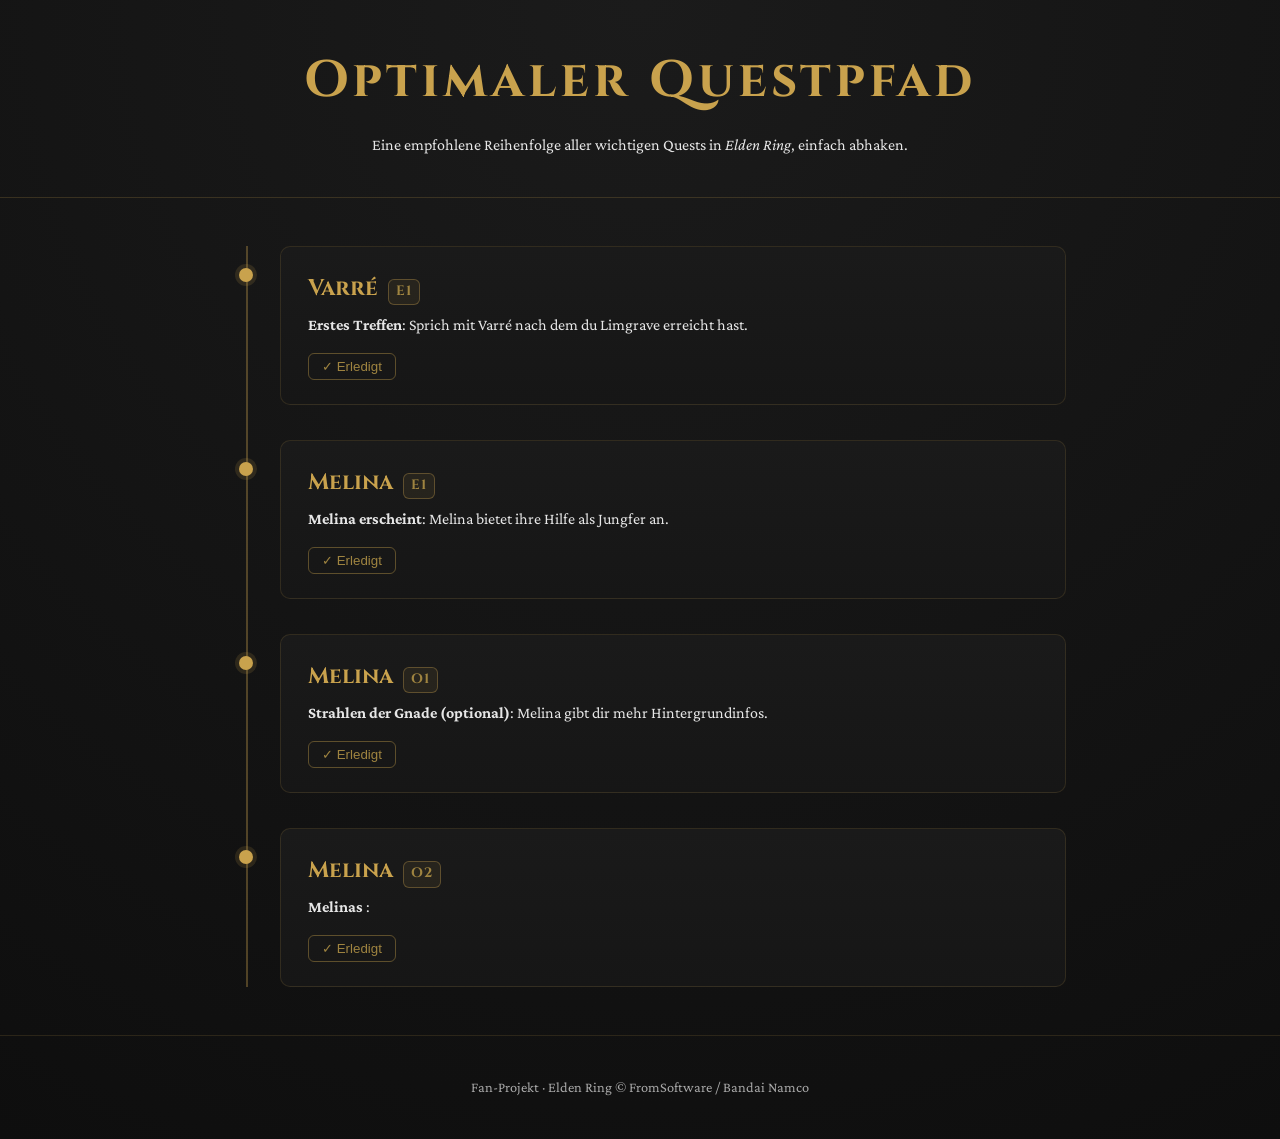
<file: ERQuests.html>
<!DOCTYPE html>
<html lang="de">
<head>
<meta charset="UTF-8" />
<meta name="viewport" content="width=device-width, initial-scale=1.0" />
<title>Elden Ring – Optimaler Questpfad</title>

<link href="https://fonts.googleapis.com/css2?family=Cinzel:wght@400;600;700&family=Crimson+Pro:wght@300;400;500&display=swap" rel="stylesheet">

<style>
:root {
  --bg-dark: #0e0e0e;
  --bg-panel: #161616;
  --gold: #c9a24d;
  --gold-soft: #9f8440;
  --danger: #b84c4c;
  --text-main: #e6e6e6;
  --text-muted: #a8a8a8;
}

* { box-sizing: border-box; margin: 0; padding: 0; }

body {
  font-family: 'Crimson Pro', serif;
  background: radial-gradient(circle at top, #1b1b1b, var(--bg-dark));
  color: var(--text-main);
  line-height: 1.6;
}

header, footer { text-align: center; padding: 2.5rem 1rem; }
header { border-bottom: 1px solid rgba(201,162,77,0.2); }
footer { border-top: 1px solid rgba(201,162,77,0.15); color: var(--text-muted); font-size: 0.9rem; }

header h1 {
  font-family: 'Cinzel', serif;
  font-size: clamp(2rem, 5vw, 3.2rem);
  letter-spacing: 0.08em;
  color: var(--gold);
  margin-bottom: 0.6rem;
}

main { max-width: 900px; margin: 0 auto; padding: 3rem 1.5rem; }

/* Timeline */
.timeline {
  position: relative;
  margin-left: 2rem;
  padding-left: 2rem;
  border-left: 2px solid rgba(201,162,77,0.35);
  display: grid;
  gap: 2.2rem;
}

.timeline-card {
  position: relative;
  background: linear-gradient(180deg, #1a1a1a, var(--bg-panel));
  border: 1px solid rgba(201,162,77,0.15);
  border-radius: 10px;
  padding: 1.5rem 1.7rem;
}

/* Bulletpoints auf der Linie */
.timeline-card::before {
  content: "";
  position: absolute;
  left: -2.6rem;
  top: 1.3rem;
  width: 14px;
  height: 14px;
  border-radius: 50%;
  background: var(--gold);
  box-shadow: 0 0 0 4px rgba(201,162,77,0.15);
}

.timeline-card h2 {
  font-family: 'Cinzel', serif;
  font-size: 1.4rem;
  color: var(--gold);
  margin-bottom: 0.3rem;
  display: flex;
  align-items: baseline;
  gap: 0.6rem;
}

.event-id {
  font-family: 'Cinzel', serif;
  font-size: 0.85rem;
  letter-spacing: 0.08em;
  color: var(--gold-soft);
  border: 1px solid rgba(201,162,77,0.35);
  padding: 0.1rem 0.45rem;
  border-radius: 6px;
  background: rgba(201,162,77,0.08);
}

.meta { color: var(--text-muted); font-size: 0.95rem; margin-bottom: 0.6rem; }

.ponr {
  margin-top: 1rem;
  padding: 0.7rem 1rem;
  border-left: 4px solid var(--danger);
  background: rgba(184,76,76,0.1);
  color: #e2bcbc;
  font-size: 0.95rem;
}

.ponr strong { color: #f0d0d0; }

.tags { margin-top: 0.8rem; display: flex; flex-wrap: wrap; gap: 0.5rem; }
.tag {
  border: 1px solid rgba(201,162,77,0.35);
  color: var(--gold-soft);
  padding: 0.2rem 0.6rem;
  font-size: 0.8rem;
  border-radius: 999px;
  background: rgba(201,162,77,0.05);
}

.rewards, .requires {
  margin-top: 0.8rem;
  padding: 0.5rem 0.8rem;
  background: rgba(201,162,77,0.05);
  border-radius: 6px;
  font-size: 0.9rem;
  color: var(--gold-soft);
}
</style>
</head>
<body>

<header>
  <h1>Optimaler Questpfad</h1>
  <p>Eine empfohlene Reihenfolge aller wichtigen Quests in <em>Elden Ring</em>, einfach abhaken.</p>
</header>

<main>
  <section class="timeline" id="timeline-container"></section>
</main>

<footer>
  <p>Fan-Projekt · Elden Ring © FromSoftware / Bandai Namco</p>
</footer>

<script>
const timelineContainer = document.getElementById('timeline-container');
const QUEST_FILE_PATH = 'all_quests.quest';

async function loadQuestFile(file) {
  const text = await fetch(file).then(r => r.text());

  // Regex: ID + Block
  const regex = /^([EO]\d+_\w+)\s*([\s\S]+?)(?=^[EO]\d+_\w+|\Z)/gm;
  const events = [];
  let match;
  while ((match = regex.exec(text)) !== null) {
    const id = match[1];
    const block = match[2];

    const questMatch = block.match(/QUEST: (.+)/);
    const titleMatch = block.match(/TITLE: (.+)/);
    const textMatch = block.match(/TEXT: ([\s\S]+?)(\nPONR:|\nTAGS:|\nREWARDS:|$)/);
    const ponrMatch = block.match(/PONR: ([^\n]+)/);
    const tagsMatch = block.match(/TAGS: ([^\n]+)/);
    const rewardsMatch = block.match(/REWARDS: ([^\n]+)/);

    events.push({
      eventID: id,
      eventDisplayID: id.split('_')[0],
      quest: questMatch ? questMatch[1] : '',
      title: titleMatch ? titleMatch[1] : '',
      text: textMatch ? textMatch[1].trim() : '',
      ponr: ponrMatch ? ponrMatch[1] : '',
      tags: tagsMatch ? tagsMatch[1].split(',').map(t=>t.trim()) : [],
      rewards: rewardsMatch ? rewardsMatch[1] : ''
    });
  }

  return events;
}

async function renderTimeline() {
  const events = await loadQuestFile(QUEST_FILE_PATH);

  events.forEach(event => {
    const card = document.createElement('div');
    card.className = 'timeline-card';

    const storageKey = 'done_' + event.eventID;
    const done = localStorage.getItem(storageKey);
    if(done) card.style.opacity = '0.45';

    card.innerHTML = `
      <h2>${event.quest} <span class="event-id">${event.eventDisplayID}</span></h2>
      <p><strong>${event.title}</strong>: ${event.text}</p>
      ${event.ponr ? `<div class="ponr"><strong>PoNR:</strong> ${event.ponr}</div>` : ''}
      ${event.rewards ? `<div class="rewards"><strong>Belohnung:</strong> ${event.rewards}</div>` : ''}
      ${event.tags.length ? '<div class="tags">' + event.tags.map(t=>'<span class="tag">'+t+'</span>').join('') + '</div>' : ''}
    `;

    const btn = document.createElement('button');
    btn.textContent = done ? '↺ Rückgängig' : '✓ Erledigt';
    btn.style.marginTop = '1rem';
    btn.style.background = 'transparent';
    btn.style.border = '1px solid rgba(201,162,77,0.4)';
    btn.style.color = 'var(--gold-soft)';
    btn.style.padding = '0.3rem 0.8rem';
    btn.style.borderRadius = '6px';
    btn.style.cursor = 'pointer';

    btn.addEventListener('click', () => {
      const current = localStorage.getItem(storageKey);
      localStorage.setItem(storageKey, current ? '' : 'true');
      card.style.opacity = current ? '1' : '0.45';
      btn.textContent = current ? '✓ Erledigt' : '↺ Rückgängig';
    });

    timelineContainer.appendChild(card);
    card.appendChild(btn);
  });
}

renderTimeline();
</script>

</body>
</html>
</file>
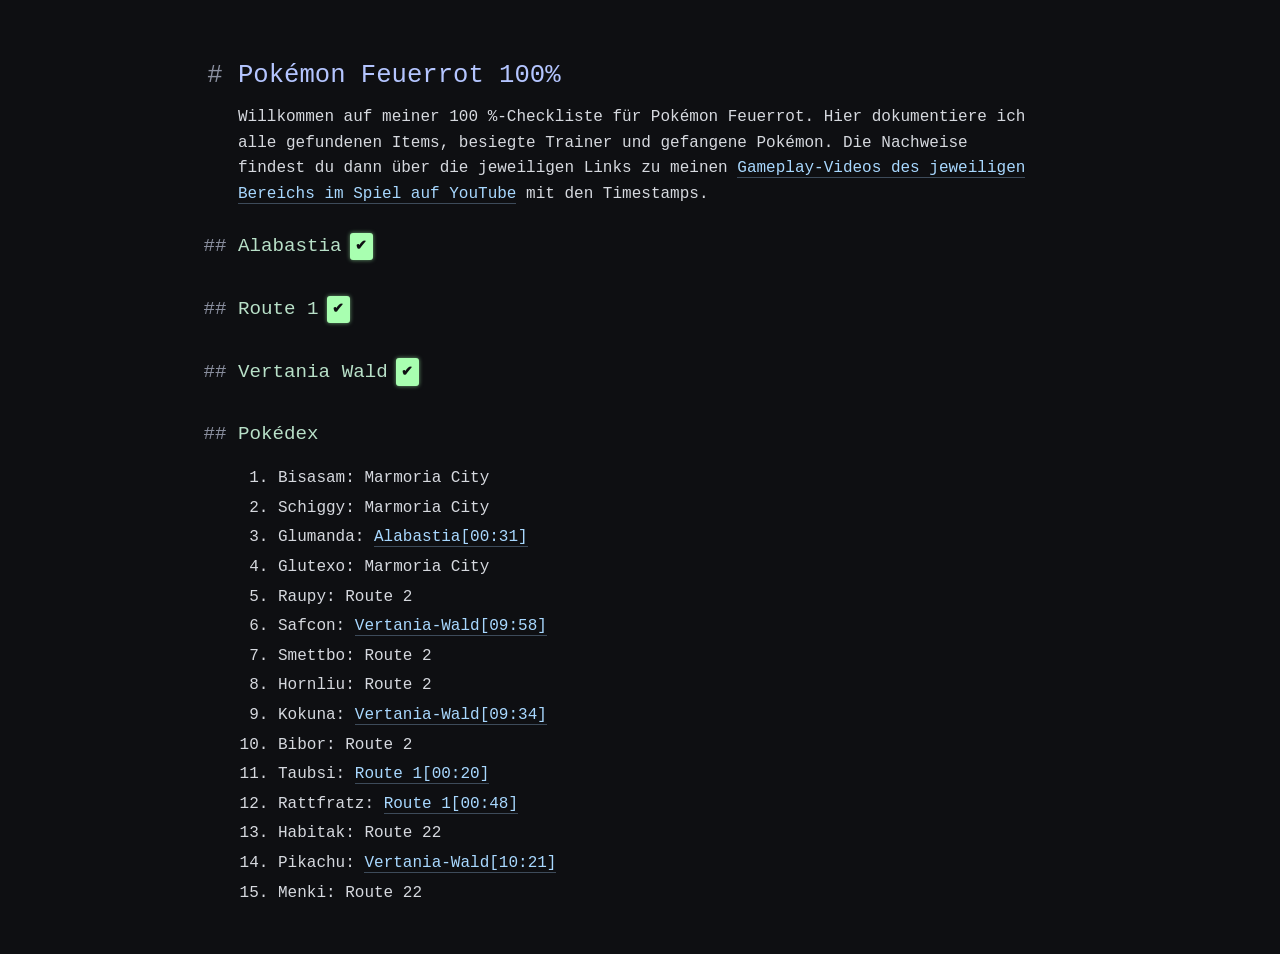
<file: firered.html>
<!DOCTYPE html>
<html lang="de">
<head>
<meta charset="UTF-8" />
<title>Pokémon Feuerrot – 100 %-Checkliste</title>
<meta name="viewport" content="width=device-width, initial-scale=1" />

<style>
:root {
  --bg: #0e0f12;
  --text: #d6d9df;
  --muted: #8b90a0;

  --h1: #b4c5ff;
  --h2: #b8e0c8;
  --h3: #e7c7a8;
  --link: #a8d8ff;
}

body {
  margin: 0;
  background: var(--bg);
  color: var(--text);
  font-family: "JetBrains Mono", "Fira Code", monospace;
  line-height: 1.6;
}

.container {
  max-width: 900px;
  width: 90%;
  padding: 2rem 3rem;
  margin: 0 auto;
  box-sizing: border-box;
  position: relative;
}

/* Überschriften & Markdown-Hashes */
h1, h2, h3, details summary {
  position: relative;
  font-weight: 500;
  margin: 1.5rem 0 0.5rem;
  word-break: break-word;
}

h1 { color: var(--h1); font-size: 1.6rem; }
h2 { color: var(--h2); font-size: 1.2rem; }
h3 { color: var(--h3); font-size: 1.05rem; }

h1::before,
h2::before,
h3::before,
details summary::before {
  position: absolute;
  right: 100%;
  margin-right: 1ch;
  white-space: nowrap;
  text-align: right;
  color: var(--muted);
}

h1::before { content: "# "; }
h2::before { content: "## "; }
h3::before { content: "### "; }

/* Collapsible Summary */
details summary {
  list-style: none;
  cursor: pointer;
  display: flex;
  align-items: center;
  font-family: "JetBrains Mono", "Fira Code", monospace;
  color: var(--h2);
  font-size: 1.2rem;
}

details summary::-webkit-details-marker { display: none; }
details summary::marker { content: none; }

/* Markdown-Hash links */
details summary::before {
  content: "##";
  position: absolute;
  right: 100%;           /* links vom Text */
  margin-right: 1ch;
  color: var(--muted);
  white-space: nowrap;
  text-align: right;
}

/* Haken-Button für abgeschlossene Bereiche */
details summary.completed::after {
  content: "✔";
  display: inline-flex;
  align-items: center;
  justify-content: center;
  font-size: 0.75em;
  font-weight: bold;
  color: var(--bg);
  background-color: #a8ffb0;
  border-radius: 3px;
  padding: 0.15em 0.4em;
  margin-left: 0.5rem;
  box-shadow: 0 0 4px rgba(168, 255, 176, 0.6);
}

/* Haken-Button für abgeschlossene Bereiche */
details ul li span.missed::before {
  content: "⚠︎";
  display: inline-flex;
  align-items: center;
  justify-content: center;
  font-size: 0.75em;
  font-weight: bold;
  color: var(--bg);
  background-color: var(--h3);
  border-radius: 3px;
  padding: 0.15em 0.4em;
  margin-right: 0.5rem;
  box-shadow: 0 0 4px rgba(168, 255, 176, 0.6);
}

/* Text & Listen */
p {
  margin: 0.5rem 0;
  word-wrap: break-word;
}

ul {
  list-style: none;
  padding-left: 1.5rem;
  margin: 0.5rem 0 1rem;
}

li {
  margin: 0.25rem 0;
  word-break: break-word;
}

ul li::before {
  content: "├─ ";
  color: var(--muted);
  margin-left: -1.5rem;
}

ul li:last-child::before {
  content: "└─ ";
}

/* Links */
a {
  color: var(--link);
  text-decoration: none;
  border-bottom: 1px solid rgba(168, 216, 255, 0.3);
  word-break: break-word;
}

a:hover {
  border-bottom-color: rgba(203, 231, 255, 0.8);
}

ul li a {
  text-decoration: none;
  border-bottom: 1px solid rgba(168,216,255,0.3);
  color: var(--link);
  transition: all 0.15s ease;
}
ul li a:hover {
  color: #cbe7ff;
  border-bottom-color: rgba(203,231,255,0.8);
}

.link-arrow {
  color: #a8ffb0;        /* grün wie der Haken */
  font-weight: bold;
  margin: 0 0.25rem;     /* Abstand zum Text und Link */
}

/* Mobile Anpassungen */
@media (max-width: 600px) {
  .container {
    padding: 1.5rem 2rem;
    width: 95%;
  }

  h1 { font-size: 1.4rem; }
  h2, details summary { font-size: 1.2rem; }
  h3 { font-size: 1.05rem; }
  body { font-size: 0.95rem; }
}
</style>
</head>

<body>
<div class="container">

<h1>Pokémon Feuerrot 100%</h1>
<p>Willkommen auf meiner 100 %-Checkliste für Pokémon Feuerrot. Hier dokumentiere ich alle gefundenen Items, besiegte Trainer und gefangene Pokémon. Die Nachweise findest du dann über die jeweiligen Links zu meinen <a href="https://www.youtube.com/playlist?list=PL58v0Q0B3EFSuewkT217RbSGhSuqRvDpg">Gameplay-Videos des jeweiligen Bereichs im Spiel auf YouTube</a> mit den Timestamps.</p>

<details>
  <summary class="completed">Alabastia</summary>
  <h3>Items</h3>
  <ul>
    <li>Trank (PC): <a href="https://www.youtube.com/watch?v=mO2CLVJlIfk">[00:00]</a></li>
    <li>Pokédex: <a href="https://www.youtube.com/watch?v=mO2CLVJlIfk&t=180s">[03:00]</a></li>
    <li>5 Pokébälle: <a href="https://www.youtube.com/watch?v=mO2CLVJlIfk&t=225s">[03:45]</a></li>
    <li>Karte: <a href="https://www.youtube.com/watch?v=mO2CLVJlIfk&t=272s">[04:32]</a></li>
  </ul>
  <h3>Trainer</h3>
  <ul>
    <li>Rivale (1): <a href="https://www.youtube.com/watch?v=mO2CLVJlIfk&t=47s">[00:47]</a></li>
  </ul>
</details>

<details>
  <summary class="completed">Route 1</summary>
  <h3>Items</h3>
  <ul>
    <li>Trank (geschenkt): <a href="https://www.youtube.com/watch?v=KPDwBZrw-Nc">[00:00]</a></li>
  </ul>
</details>
<!--
<details>
  <summary>Vertania City</summary>
  <h3>Items</h3>
  <ul>
    <li>Eichs Paket: <a href="https://www.youtube.com/watch?v=8_Fl7KoJEZA&t=3800s">P1[55:04]</a></li>
    <li><span class="missed">Beleber</span>: 7 Orden</li>
    <li>Trank: <a href="https://www.youtube.com/watch?v=8_Fl7KoJEZA&t=3646s">P1[1:00:46]</a></li>
    <li>Lehrkanal: <a href="https://www.youtube.com/watch?v=8_Fl7KoJEZA&t=5266s">P1[1:27:46]</a></li>
    <li><span class="missed">TM26</span>: 7 Orden</li>
    <li><span class="missed">Machoband (versteckt)</span>: 7 Orden</li>
  </ul>
  <h3>Trainer</h3>
  <ul>
    <li><span class="missed">Dompteur Hendrik</span>: 7 Orden</li>
    <li><span class="missed">Schwarzgurt Yu</span>: 7 Orden</li>
    <li><span class="missed">Ass-Trainer Richard</span>: 7 Orden</li>
    <li><span class="missed">Dompteur Jörg</span>: 7 Orden</li>
    <li><span class="missed">Schwarzgurt Hiroshi</span>: 7 Orden</li>
    <li><span class="missed">Ass-Trainer Hildeo</span>: 7 Orden</li>
    <li><span class="missed">Ass-Trainer Markus</span>: 7 Orden</li>
    <li><span class="missed">Schwarzgurt Eugen</span>: 7 Orden</li>
    <li><span class="missed">Giovanni</span>: 7 Orden</li>
  </ul>
</details>

<details>
  <summary>Route 2</summary>
  <h3>Items</h3>
  <ul>
    <li>Para-Heiler: <a href="https://www.youtube.com/watch?v=_Khbb1gB1hU&t=1756s">P4[19:16]</a></li>
    <li>Äther: <a href="https://www.youtube.com/watch?v=_Khbb1gB1hU&t=1749s">P4[29:09]</a></li>
    <li>VM05: <a href="https://www.youtube.com/watch?v=_Khbb1gB1hU&t=1724s">P4[28:44]</a></li>
  </ul>
</details>
-->
<details>
  <summary class="completed">Vertania Wald</summary>
  <h3>Items</h3>
  <ul>
    <li>Pokéball: <a href="https://www.youtube.com/watch?v=5gKtOed3fyE&t=51s">[00:51]</a></li>
    <li>Gegengift: <a href="https://www.youtube.com/watch?v=5gKtOed3fyE&t=288s">[04:48]</a></li>
    <li>Gegengift (versteckt): <a href="https://www.youtube.com/watch?v=5gKtOed3fyE">[00:00]</a></li>
    <li>Trank: <a href="https://www.youtube.com/watch?v=5gKtOed3fyE&t=90s">[01:30]</a></li>
    <li>Trank: <a href="https://www.youtube.com/watch?v=5gKtOed3fyE&t=496s">[08:16]</a></li>
    <li>Trank (versteckt): <a href="https://www.youtube.com/watch?v=5gKtOed3fyE&t=510s">[08:30]</a></li>
  </ul>
  <h3>Trainer</h3>
  <ul>
    <li>Käfersammler Baldur: <a href="https://www.youtube.com/watch?v=5gKtOed3fyE&t=106s">[01:46]</a></li>
    <li>Käfersammler Eusebius: <a href="https://www.youtube.com/watch?v=5gKtOed3fyE&t=185s">[03:05]</a></li>
    <li>Käfersammler Emil: <a href="https://www.youtube.com/watch?v=5gKtOed3fyE&t=300s">[05:00]</a></li>
    <li>Käfersammler Hilmar: <a href="https://www.youtube.com/watch?v=5gKtOed3fyE&t=387s">[06:27]</a></li>
    <li>Käfersammler Rudolf: <a href="https://www.youtube.com/watch?v=5gKtOed3fyE&t=520s">[08:40]</a></li>
  </ul>
</details>
<!--
<details>
  <summary>Marmoria City</summary>
  <h3>Items</h3>
  <ul>
    <li>Altbernstein: <a href="https://www.youtube.com/watch?v=_Khbb1gB1hU&t=1907s">P4[31:47]</a></li>
    <li>Pokéball (versteckt): <a href="https://www.youtube.com/watch?v=8_Fl7KoJEZA&t=9124s">P1[2:32:04]</a></li>
    <li>TM39: <a href="https://www.youtube.com/watch?v=8_Fl7KoJEZA&t=9967s">P1[2:46:07]</a></li>
    <li>Turbotreter: <a href="https://www.youtube.com/watch?v=8_Fl7KoJEZA&t=10227s">P1[2:50:27]</a></li>
  </ul>
  <h3>Trainer</h3>
  <ul>
    <li>Camper Georg: <a href="https://www.youtube.com/watch?v=8_Fl7KoJEZA&t=9473s">P1[2:37:53]</a></li>
    <li>Rocko: <a href="https://www.youtube.com/watch?v=8_Fl7KoJEZA&t=9659s">P1[2:40:59]</a></li>
  </ul>
</details>

<details>
  <summary>Route 3</summary>
  <h3>Items</h3>
  <ul>
    <li>Sinelbeere (versteckt): <a href="https://www.youtube.com/watch?v=8_Fl7KoJEZA&t=10723s">P1[2:58:43]</a></li>
  </ul>
  <h3>Trainer</h3>
  <ul>
    <li>Göre Ricarda: <a href="https://www.youtube.com/watch?v=8_Fl7KoJEZA&t=10293s">P1[2:51:33]</a></li>
    <li>Käfersammler Attila: <a href="https://www.youtube.com/watch?v=8_Fl7KoJEZA&t=10392s">P1[2:53:12]</a></li>
    <li>Teenager Egon: <a href="https://www.youtube.com/watch?v=8_Fl7KoJEZA&t=10488s">P1[2:54:48]</a></li>
    <li>Käfersammler Gangolf: <a href="https://www.youtube.com/watch?v=8_Fl7KoJEZA&t=10568s">P1[2:56:08]</a></li>
    <li>Teenager Ansgar: <a href="https://www.youtube.com/watch?v=8_Fl7KoJEZA&t=10671s">P1[2:57:51]</a></li>
    <li>Göre Frederike: <a href="https://www.youtube.com/watch?v=8_Fl7KoJEZA&t=10812s">P1[3:00:12]</a></li>
    <li>Käfersammler Gernot: <a href="https://www.youtube.com/watch?v=8_Fl7KoJEZA&t=10871s">P1[3:01:11]</a></li>
    <li>Göre Robin: <a href="https://www.youtube.com/watch?v=8_Fl7KoJEZA&t=10952s">P1[3:02:32]</a></li>
  </ul>
</details>

<details>
  <summary>Route 4</summary>
  <h3>Items</h3>
  <ul>
    <li>TM05: <a href="https://www.youtube.com/watch?v=rphGHSRLwy4&t=2768s">P2[46:08]</a></li>
    <li>Himmihbeere (versteckt): <a href="https://www.youtube.com/watch?v=rphGHSRLwy4&t=2741s">P2[45:41]</a></li>
    <li>Persimbeere (versteckt): <a href="https://www.youtube.com/watch?v=8_Fl7KoJEZA&t=11440s">P1[3:10:40]</a></li>
    <li>Superball (versteckt): <a href="https://www.youtube.com/watch?v=rphGHSRLwy4&t=2796s">P2[46:36]</a></li>
  </ul>
  <h3>Trainer</h3>
  <ul>
    <li><span class="missed">Göre Adelheid</span>: Surfer</li>
  </ul>
</details>

<details>
  <summary>Mondberg</summary>
  <h3>Items</h3>
  <ul>
    <li>TM09: <a href="https://www.youtube.com/watch?v=rphGHSRLwy4&t=182s">P2[03:02]</a></li>
    <li>Para-Heiler: <a href="https://www.youtube.com/watch?v=rphGHSRLwy4&t=366s">P2[06:06]</a></li>
    <li>Trank: <a href="https://www.youtube.com/watch?v=rphGHSRLwy4&t=695s">P2[11:35]</a></li>
    <li>Sonderbonbon: <a href="https://www.youtube.com/watch?v=rphGHSRLwy4&t=886s">P2[14:46]</a></li>
    <li>Fluchtseil: <a href="https://www.youtube.com/watch?v=rphGHSRLwy4&t=1098s">P2[18:18]</a></li>
    <li>Sternenstück: <a href="https://www.youtube.com/watch?v=rphGHSRLwy4&t=1399s">P2[23:19]</a></li>
    <li>TM46: <a href="https://www.youtube.com/watch?v=rphGHSRLwy4&t=1686s">P2[28:06]</a></li>
    <li>Mondstein: <a href="https://www.youtube.com/watch?v=rphGHSRLwy4&t=1953s">P2[32:33]</a></li>
    <li>Mondstein (versteckt): <a href="https://www.youtube.com/watch?v=rphGHSRLwy4&t=2455s">P2[40:55]</a></li>
    <li>Beleber: <a href="https://www.youtube.com/watch?v=rphGHSRLwy4&t=2062s">P2[34:22]</a></li>
    <li>Domfossil: <a href="https://www.youtube.com/watch?v=rphGHSRLwy4&t=2617s">P2[43:37]</a></li>
    <li>Gegengift: <a href="https://www.youtube.com/watch?v=rphGHSRLwy4&t=2674s">P2[44:34]</a></li>
    <li>Äther (versteckt): <a href="https://www.youtube.com/watch?v=rphGHSRLwy4&t=1678s">P2[27:58]</a></li>
  </ul>
  <h3>Trainer</h3>
  <ul>
    <li>Käfersammler Gerit: <a href="https://www.youtube.com/watch?v=rphGHSRLwy4&t=222s">P2[03:42]</a></li>
    <li>Göre Iris: <a href="https://www.youtube.com/watch?v=rphGHSRLwy4&t=384s">P2[06:24]</a></li>
    <li>Streber Mirko: <a href="https://www.youtube.com/watch?v=rphGHSRLwy4&t=715s">P2[11:55]</a></li>
    <li>Käfersammler Magnus: <a href="https://www.youtube.com/watch?v=rphGHSRLwy4&t=940s">P2[15:40]</a></li>
    <li>Team Rocket Rüpel: <a href="https://www.youtube.com/watch?v=rphGHSRLwy4&t=1270s">P2[21:10]</a></li>
    <li>Göre Miriam: <a href="https://www.youtube.com/watch?v=rphGHSRLwy4&t=1543s">P2[25:43]</a></li>
    <li>Team Rocket Rüpel: <a href="https://www.youtube.com/watch?v=rphGHSRLwy4&t=1625s">P2[27:05]</a></li>
    <li>Teenager Gaston: <a href="https://www.youtube.com/watch?v=rphGHSRLwy4&t=1737s">P2[28:57]</a></li>
    <li>Wanderer Rufus: <a href="https://www.youtube.com/watch?v=rphGHSRLwy4&t=1857s">P2[30:57]</a></li>
    <li>Team Rocket Rüpel: <a href="https://www.youtube.com/watch?v=rphGHSRLwy4&t=2191s">P2[36:31]</a></li>
    <li>Team Rocket Rüpel: <a href="https://www.youtube.com/watch?v=rphGHSRLwy4&t=2369s">P2[39:29]</a></li>
    <li>Streber Miguel: <a href="https://www.youtube.com/watch?v=rphGHSRLwy4&t=2483s">P2[41:23]</a></li>
  </ul>
</details>

<details>
  <summary>Azuria City</summary>
  <h3>Items</h3>
  <ul>
    <li>Sonderbonbon (versteckt): <a href="https://www.youtube.com/watch?v=rphGHSRLwy4&t=3797s">P2[1:03:17]</a></li>
    <li>TM28: <a href="https://www.youtube.com/watch?v=rphGHSRLwy4&t=6840s">P2[1:54:00]</a></li>
    <li>Fahrrad: <a href="https://www.youtube.com/watch?v=rphGHSRLwy4&t=10859s">P2[3:00:59]</a></li>
    <li>TM03: <a href="https://www.youtube.com/watch?v=rphGHSRLwy4&t=10757s">P2[2:59:17]</a></li>
    <li>Puderdöschen: <a href="https://www.youtube.com/watch?v=rphGHSRLwy4&t=3883s">P2[1:04:43]</a></li>
    <li>Ruhmesdatei: <a href="https://www.youtube.com/watch?v=rphGHSRLwy4&t=4642s">P2[1:17:22]</a></li>
  </ul>
  <h3>Trainer</h3>
  <ul>
    <li>Rivale (3): <a href="https://www.youtube.com/watch?v=rphGHSRLwy4&t=4410s">P2[1:13:30]</a></li>
    <li>Team Rocket Rüpel: <a href="https://www.youtube.com/watch?v=rphGHSRLwy4&t=6769s">P2[1:52:49]</a></li>
    <li>Schwimmer Konstantin: <a href="https://www.youtube.com/watch?v=rphGHSRLwy4&t=4245s">P2[1:10:45]</a></li>
    <li>Picknicker Gwendolin: <a href="https://www.youtube.com/watch?v=rphGHSRLwy4&t=4330s">P2[1:12:10]</a></li>
    <li>Misty: <a href="https://www.youtube.com/watch?v=rphGHSRLwy4&t=10352s">P2[2:52:32]</a></li>
  </ul>
</details>

<details>
  <summary>Route 24</summary>
  <h3>Items</h3>
  <ul>
    <li>TM45: <a href="https://www.youtube.com/watch?v=rphGHSRLwy4&t=5536s">P2[1:32:16]</a></li>
    <li>Pirsifbeere (versteckt): <a href="https://www.youtube.com/watch?v=rphGHSRLwy4&t=5558s">P2[1:32:38]</a></li>
    <li>Nugget: <a href="https://www.youtube.com/watch?v=rphGHSRLwy4&t=5232s">P2[1:27:12]</a></li>
  </ul>
  <h3>Trainer</h3>
  <ul>
    <li>Käfersammler Balduin: <a href="https://www.youtube.com/watch?v=rphGHSRLwy4&t=4826s">P2[1:20:26]</a></li>
    <li>Göre Doris: <a href="https://www.youtube.com/watch?v=rphGHSRLwy4&t=4936s">P2[1:22:16]</a></li>
    <li>Teenager Frieder: <a href="https://www.youtube.com/watch?v=rphGHSRLwy4&t=5017s">P2[1:23:37]</a></li>
    <li>Göre Una: <a href="https://www.youtube.com/watch?v=rphGHSRLwy4&t=5093s">P2[1:24:53]</a></li>
    <li>Camper Ewald: <a href="https://www.youtube.com/watch?v=rphGHSRLwy4&t=5164s">P2[1:26:04]</a></li>
    <li>Team Rocket Rüpel: <a href="https://www.youtube.com/watch?v=rphGHSRLwy4&t=5256s">P2[1:27:36]</a></li>
    <li>Camper Kuno: <a href="https://www.youtube.com/watch?v=rphGHSRLwy4&t=5451s">P2[1:30:51]</a></li>
  </ul>
</details>

<details>
  <summary>Route 25</summary>
  <h3>Items</h3>
  <ul>
    <li>Bootsticket: <a href="https://www.youtube.com/watch?v=rphGHSRLwy4&t=6529s">P2[1:48:49]</a></li>
    <li>TM43: <a href="https://www.youtube.com/watch?v=rphGHSRLwy4&t=6075s">P2[1:41:15]</a></li>
    <li>Elixier (versteckt): <a href="https://www.youtube.com/watch?v=rphGHSRLwy4&t=6289s">P2[1:44:49]</a></li>
    <li>Sinelbeere (versteckt): <a href="https://www.youtube.com/watch?v=rphGHSRLwy4&t=6159s">P2[1:42:39]</a></li>
    <li>Morbbeere (versteckt): <a href="https://www.youtube.com/watch?v=rphGHSRLwy4&t=6167s">P2[1:42:47]</a></li>
    <li>Äther (versteckt): <a href="https://www.youtube.com/watch?v=rphGHSRLwy4&t=6434s">P2[1:47:14]</a></li>
  </ul>
  <h3>Trainer</h3>
  <ul>
    <li>Wanderer Kapser: <a href="https://www.youtube.com/watch?v=rphGHSRLwy4&t=5597s">P2[1:33:17]</a></li>
    <li>Wanderer Alvaro: <a href="https://www.youtube.com/watch?v=rphGHSRLwy4&t=5663s">P2[1:34:23]</a></li>
    <li>Teenager Ludger: <a href="https://www.youtube.com/watch?v=rphGHSRLwy4&t=5735s">P2[1:35:35]</a></li>
    <li>Teenager Emil: <a href="https://www.youtube.com/watch?v=rphGHSRLwy4&t=5798s">P2[1:36:38]</a></li>
    <li>Picknicker Ruth: <a href="https://www.youtube.com/watch?v=rphGHSRLwy4&t=5877s">P2[1:37:57]</a></li>
    <li>Wanderer Minoru: <a href="https://www.youtube.com/watch?v=rphGHSRLwy4&t=5941s">P2[1:39:01]</a></li>
    <li>Camper Heinz: <a href="https://www.youtube.com/watch?v=rphGHSRLwy4&t=6030s">P2[1:40:30]</a></li>
    <li>Teenager Jannik: <a href="https://www.youtube.com/watch?v=rphGHSRLwy4&t=6099s">P2[1:41:39]</a></li>
    <li>Göre Elisa: <a href="https://www.youtube.com/watch?v=rphGHSRLwy4&t=6188s">P2[1:43:08]</a></li>
  </ul>
</details>

<details>
  <summary class="completed">Route 6</summary>
  <h3>Items</h3>
  <ul>
    <li>Sonderbonbon (versteckt): <a href="https://www.youtube.com/watch?v=rphGHSRLwy4&t=8913s">P2[2:28:33]</a></li>
    <li>Tsitrubeere (versteckt): <a href="https://www.youtube.com/watch?v=rphGHSRLwy4&t=8904s">P2[2:28:24]</a></li>
  </ul>
  <h3>Trainer</h3>
  <ul>
    <li>Käfersammler Nelson: <a href="https://www.youtube.com/watch?v=rphGHSRLwy4&t=8955s">P2[2:29:15]</a></li>
    <li>Camper Günther: <a href="https://www.youtube.com/watch?v=rphGHSRLwy4&t=9102s">P2[2:31:42]</a></li>
    <li>Picknicker Nancy: <a href="https://www.youtube.com/watch?v=rphGHSRLwy4&t=9179s">P2[2:32:59]</a></li>
    <li>Käfersammler Bastian: <a href="https://www.youtube.com/watch?v=rphGHSRLwy4&t=9290s">P2[2:34:50]</a></li>
    <li>Picknicker Hedwig: <a href="https://www.youtube.com/watch?v=rphGHSRLwy4&t=9589s">P2[2:39:49]</a></li>
    <li>Camper Raphael: <a href="https://www.youtube.com/watch?v=rphGHSRLwy4&t=9429s">P2[2:37:09]</a></li>
  </ul>
</details>

<details>
  <summary>Orania City</summary>
  <h3>Items</h3>
  <ul>
    <li>Rad-Coupon: <a href="https://www.youtube.com/watch?v=rphGHSRLwy4&t=9877s">P2[2:44:37]</a></li>
    <li>Angel: <a href="https://www.youtube.com/watch?v=rphGHSRLwy4&t=9987s">P2[2:46:27]</a></li>
    <li>Kampffahnder: <a href="https://www.youtube.com/watch?v=VsYNKO6dMVQ&t=9249s">P5[2:34:09]</a></li>
    <li>TM34: <a href="https://www.youtube.com/watch?v=_Khbb1gB1hU&t=1386s">P4[23:06]</a></li>
    <li>Top-Äther (versteckt): <a href="https://www.youtube.com/watch?v=AtzOtQ_IO-Y&t=366s">P6[06:06]</a></li>
  </ul>
  <h3>Trainer</h3>
  <ul>
    <li>Matrose Reto: <a href="https://www.youtube.com/watch?v=_Khbb1gB1hU&t=742s">P4[12:22]</a></li>
    <li>Mechaniker Alfred: <a href="https://www.youtube.com/watch?v=_Khbb1gB1hU&t=837s">P4[13:57]</a></li>
    <li>Gentleman Claudio: <a href="https://www.youtube.com/watch?v=_Khbb1gB1hU&t=952s">P4[15:52]</a></li>
    <li>Major Bob: <a href="https://www.youtube.com/watch?v=_Khbb1gB1hU&t=1189s">P4[19:49]</a></li>
  </ul>
</details>

<details>
  <summary>Route 11</summary>
  <h3>Items</h3>
  <ul>
    <li>Detektor: <a href="https://www.youtube.com/watch?v=_Khbb1gB1hU&t=3553s">P4[59:13]</a></li>
    <li>Fluchtseil (versteckt): <a href="https://www.youtube.com/watch?v=BQw8raIoJME&t=6227s">P3[1:43:47]</a></li>
    <li>Superball: <a href="https://www.youtube.com/watch?v=BQw8raIoJME&t=6202s">P3[1:43:22]</a></li>
    <li>X-Abwehr: <a href="https://www.youtube.com/watch?v=BQw8raIoJME&t=5662s">P3[1:34:22]</a></li>
    <li>Aufwecker: <a href="https://www.youtube.com/watch?v=BQw8raIoJME&t=5108s">P3[1:25:08]</a></li>
  </ul>
  <h3>Trainer</h3>
  <ul>
    <li>Teenager Henry: <a href="https://www.youtube.com/watch?v=BQw8raIoJME&t=3894s">P3[1:04:54]</a></li>
    <li>Spieler Jannes: <a href="https://www.youtube.com/watch?v=BQw8raIoJME&t=5136s">P3[1:25:36]</a></li>
    <li>Mechaniker Hasso: <a href="https://www.youtube.com/watch?v=BQw8raIoJME&t=5580s">P3[1:33:00]</a></li>
    <li>Teengaer Maik: <a href="https://www.youtube.com/watch?v=BQw8raIoJME&t=5310s">P3[1:28:30]</a></li>
    <li>Teengaer Söncke: <a href="https://www.youtube.com/watch?v=BQw8raIoJME&t=5232s">P3[1:27:12]</a></li>
    <li>Mechaniker Dennis: <a href="https://www.youtube.com/watch?v=BQw8raIoJME&t=5678s">P3[1:34:38]</a></li>
    <li>Spieler Kunibert: <a href="https://www.youtube.com/watch?v=BQw8raIoJME&t=5491s">P3[1:31:31]</a></li>
    <li>Teengaer Valentin: <a href="https://www.youtube.com/watch?v=BQw8raIoJME&t=5752s">P3[1:35:52]</a></li>
    <li>Spieler Marco: <a href="https://www.youtube.com/watch?v=BQw8raIoJME&t=5895s">P3[1:38:15]</a></li>
    <li>Spieler Dirk: <a href="https://www.youtube.com/watch?v=BQw8raIoJME&t=6128s">P3[1:42:08]</a></li>
  </ul>
</details>

<details>
  <summary>M.S. Anne</summary>
  <h3>Items</h3>
  <ul>
    <li>TM44: <a href="https://www.youtube.com/watch?v=BQw8raIoJME&t=11675s">P3[3:14:35]</a></li>
    <li>Äther: <a href="https://www.youtube.com/watch?v=BQw8raIoJME&t=11922s">P3[3:18:42]</a></li>
    <li>Superball: <a href="https://www.youtube.com/watch?v=BQw8raIoJME&t=13083s">P3[3:38:03]</a></li>
    <li><span class="missed">VM01</span>: Lavakeks</li>
    <li>TM31: <a href="https://www.youtube.com/watch?v=BQw8raIoJME&t=12865s">P3[3:34:25]</a></li>
    <li>Hypertrank (versteckt): <a href="https://www.youtube.com/watch?v=BQw8raIoJME&t=11294s">P3[3:08:14]</a></li>
    <li>Supertrank: <a href="https://www.youtube.com/watch?v=BQw8raIoJME&t=12176s">P3[3:22:56]</a></li>
    <li>X-Angriff: <a href="https://www.youtube.com/watch?v=BQw8raIoJME&t=13514s">P3[3:45:14]</a></li>
    <li>Pirsifbeere (versteckt): <a href="https://www.youtube.com/watch?v=BQw8raIoJME&t=13010s">P3[3:36:50]</a></li>
    <li>Amrenabeere (versteckt): <a href="https://www.youtube.com/watch?v=BQw8raIoJME&t=13024s">P3[3:37:04]</a></li>
    <li>Maronbeere (versteckt): <a href="https://www.youtube.com/watch?v=BQw8raIoJME&t=13040s">P3[3:37:20]</a></li>
    <li>Sternenstaub: <a href="https://www.youtube.com/watch?v=BQw8raIoJME&t=13365s">P3[3:42:45]</a></li>
    <li><span class="missed">Lavakeks (versteckt)</span>: Surfer</li>
  </ul>
  <h3>Trainer</h3>
  <ul>
    <li>Matrose Gunnar: <a href="https://www.youtube.com/watch?v=BQw8raIoJME&t=11456s">P3[3:10:56]</a></li>
    <li>Angler Albrecht: <a href="https://www.youtube.com/watch?v=BQw8raIoJME&t=11536s">P3[3:12:16]</a></li>
    <li>Matrose Tassilo: <a href="https://www.youtube.com/watch?v=BQw8raIoJME&t=11701s">P3[3:15:01]</a></li>
    <li>Matrose Igor: <a href="https://www.youtube.com/watch?v=BQw8raIoJME&t=11837s">P3[3:17:17]</a></li>
    <li>Matrose Pierre: <a href="https://www.youtube.com/watch?v=BQw8raIoJME&t=11994s">P3[3:19:54]</a></li>
    <li>Matrose Leonard <a href="https://www.youtube.com/watch?v=VsYNKO6dMVQ&t=707s">P5[11:47]</a></li>
    <li>Gentleman Nicolai: <a href="https://www.youtube.com/watch?v=BQw8raIoJME&t=12377s">P3[3:26:17]</a></li>
    <li>Gentleman Artur: <a href="https://www.youtube.com/watch?v=BQw8raIoJME&t=12556s">P3[3:29:16]</a></li>
    <li>Göre Anne: <a href="https://www.youtube.com/watch?v=BQw8raIoJME&t=12801s">P3[3:33:21]</a></li>
    <li>Teenager Gunter: <a href="https://www.youtube.com/watch?v=BQw8raIoJME&t=12892s">P3[3:34:52]</a></li>
    <li>Matrose Titus: <a href="https://www.youtube.com/watch?v=BQw8raIoJME&t=13673s">P3[3:47:53]</a></li>
    <li>Matrose Monty: <a href="https://www.youtube.com/watch?v=BQw8raIoJME&t=13825s">P3[3:50:25]</a></li>
    <li>Angler Albin: <a href="https://www.youtube.com/watch?v=BQw8raIoJME&t=13199s">P3[3:39:59]</a></li>
    <li>Gentleman Tanko: <a href="https://www.youtube.com/watch?v=BQw8raIoJME&t=13319s">P3[3:41:59]</a></li>
    <li>Gentleman Silvio: <a href="https://www.youtube.com/watch?v=BQw8raIoJME&t=13449s">P3[3:44:09]</a></li>
    <li>Göre Olivia: <a href="https://www.youtube.com/watch?v=BQw8raIoJME&t=13530s">P3[3:45:30]</a></li>
    <li>Rivale (4): <a href="https://www.youtube.com/watch?v=BQw8raIoJME&t=13980s">P3[3:53:00]</a></li>
  </ul>
</details>

<details>
  <summary>Route 9</summary>
  <h3>Items</h3>
  <ul>
    <li>Äther (versteckt): <a href="https://www.youtube.com/watch?v=_Khbb1gB1hU&t=4408s">P4[1:13:28]</a></li>
    <li>TM40: <a href="https://www.youtube.com/watch?v=_Khbb1gB1hU&t=3882s">P4[1:04:42]</a></li>
    <li>Feuerheiler: <a href="https://www.youtube.com/watch?v=_Khbb1gB1hU&t=4169s">P4[1:09:29]</a></li>
    <li>Maronbeere (versteckt): <a href="https://www.youtube.com/watch?v=_Khbb1gB1hU&t=4984s">P4[1:23:04]</a></li>
    <li>Sonderbonbon (verstckt): <a href="https://www.youtube.com/watch?v=_Khbb1gB1hU&t=5003s">P4[1:23:23]</a></li>
  </ul>
  <h3>Trainer</h3>
  <ul>
    <li>Picknicker Ingeborg: <a href="https://www.youtube.com/watch?v=_Khbb1gB1hU&t=3769s">P4[1:02:49]</a></li>
    <li>Wanderer Jens: <a href="https://www.youtube.com/watch?v=_Khbb1gB1hU&t=3900s">P4[1:05:00]</a></li>
    <li>Camper Chris: <a href="https://www.youtube.com/watch?v=_Khbb1gB1hU&t=4219s">P4[1:10:19]</a></li>
    <li>Käfersammler Romeo: <a href="https://www.youtube.com/watch?v=_Khbb1gB1hU&t=4327s">P4[1:12:07]</a></li>
    <li>Käfersammler Roland: <a href="https://www.youtube.com/watch?v=_Khbb1gB1hU&t=4485s">P4[1:14:45]</a></li>
    <li>Wanderer Lanzelot: <a href="https://www.youtube.com/watch?v=_Khbb1gB1hU&t=4069s">P4[1:07:49]</a></li>
    <li>Camper Issidor: <a href="https://www.youtube.com/watch?v=_Khbb1gB1hU&t=4698s">P4[1:18:18]</a></li>
    <li>Wanderer Gisbert: <a href="https://www.youtube.com/watch?v=_Khbb1gB1hU&t=4807s">P4[1:20:07]</a></li>
    <li>Picknicker Isolde: <a href="https://www.youtube.com/watch?v=_Khbb1gB1hU&t=4936s">P4[1:22:16]</a></li>
  </ul>
</details>

<details>
  <summary>Route 10</summary>
  <h3>Items</h3>
  <ul>
    <li>Ewigstein: <a href="https://www.youtube.com/watch?v=_Khbb1gB1hU&t=5276s">P4[1:27:56]</a></li>
    <li>Supertrank (versteckt): <a href="https://www.youtube.com/watch?v=_Khbb1gB1hU&t=5141s">P4[1:25:41]</a></li>
    <li><span class="missed">Top-Äther (versteckt)</spa>: Surfer</li>
    <li>Persimbeere (versteckt): <a href="https://www.youtube.com/watch?v=_Khbb1gB1hU&t=5217s">P4[1:26:57]</a></li>
    <li>Amrenabeere (versteckt): <a href="https://www.youtube.com/watch?v=_Khbb1gB1hU&t=5194s">P4[1:26:34]</a></li>
    <li>Nanabbeere (versteckt): <a href="https://www.youtube.com/watch?v=VsYNKO6dMVQ&t=3676s">P5[1:01:16]</a></li>
  </ul>
  <h3>Trainer</h3>
  <ul>
    <li>Picknicker Jana: <a href="https://www.youtube.com/watch?v=_Khbb1gB1hU&t=5328s">P4[1:28:48]</a></li>
    <li>Picknicker Natalie: <a href="https://www.youtube.com/watch?v=VsYNKO6dMVQ&t=3528s">P5[58:48]</a></li>
    <li>Wanderer Luzius: <a href="https://www.youtube.com/watch?v=VsYNKO6dMVQ&t=3598s">P5[59:58]</a></li>
    <li>Wanderer Heimke: <a href="https://www.youtube.com/watch?v=VsYNKO6dMVQ&t=3763s">P5[1:02:43]</a></li>
    <li>Pokémaniac Benno: <a href="https://www.youtube.com/watch?v=VsYNKO6dMVQ&t=3847s">P5[1:04:07]</a></li>
    <li><span class="missed">Pokémaniac Mark</span>: Surfer</li>
  </ul>
</details>

<details>
  <summary>Felstunnel</summary>
  <h3>Items</h3>
  <ul>
    <li>Schutz: <a href="https://www.youtube.com/watch?v=VsYNKO6dMVQ&t=1114s">P5[18:34]</a></li>
    <li>Beleber: <a href="https://www.youtube.com/watch?v=VsYNKO6dMVQ&t=1352s">P5[22:32]</a></li>
    <li>Fluchtseil: <a href="https://www.youtube.com/watch?v=VsYNKO6dMVQ&t=2429s">P5[40:29]</a></li>
    <li>Top-Äther: <a href="https://www.youtube.com/watch?v=VsYNKO6dMVQ&t=2894s">P5[48:14]</a></li>
    <li>Perle: <a href="https://www.youtube.com/watch?v=VsYNKO6dMVQ&t=3338s">P5[55:38]</a></li>
  </ul>
  <h3>Trainer</h3>
  <ul>
    <li>Pokémaniac Torben: <a href="https://www.youtube.com/watch?v=VsYNKO6dMVQ&t=968s">P5[16:08]</a></li>
    <li>Pokémaniac Rene: <a href="https://www.youtube.com/watch?v=VsYNKO6dMVQ&t=1291s">P5[21:31]</a></li>
    <li>Picknicker Martha: <a href="https://www.youtube.com/watch?v=VsYNKO6dMVQ&t=1385s">P5[23:05]</a></li>
    <li>Pokémaniac Hiro: <a href="https://www.youtube.com/watch?v=VsYNKO6dMVQ&t=1605s">P5[26:45]</a></li>
    <li>Wanderer Hugo: <a href="https://www.youtube.com/watch?v=VsYNKO6dMVQ&t=1972s">P5[32:52]</a></li>
    <li>Wanderer Maurizio: <a href="https://www.youtube.com/watch?v=VsYNKO6dMVQ&t=1732s">P5[28:52]</a></li>
    <li>Wanderer Janno: <a href="https://www.youtube.com/watch?v=VsYNKO6dMVQ&t=2111s">P5[35:11]</a></li>
    <li>Wanderer Oliver: <a href="https://www.youtube.com/watch?v=VsYNKO6dMVQ&t=2243s">P5[37:23]</a></li>
    <li>Wanderer Klodwig: <a href="https://www.youtube.com/watch?v=VsYNKO6dMVQ&t=2459s">P5[40:59]</a></li>
    <li>Picknicker Claudia: <a href="https://www.youtube.com/watch?v=VsYNKO6dMVQ&t=2722s">P5[45:22]</a></li>
    <li>Wanderer Theodor: <a href="https://www.youtube.com/watch?v=VsYNKO6dMVQ&t=2917s">P5[48:37]</a></li>
    <li>Pokémaniac Klemens: <a href="https://www.youtube.com/watch?v=VsYNKO6dMVQ&t=3027s">P5[50:27]</a></li>
    <li>Picknicker Kerstin: <a href="https://www.youtube.com/watch?v=VsYNKO6dMVQ&t=3144s">P5[52:24]</a></li>
    <li>Picknicker Ariana: <a href="https://www.youtube.com/watch?v=VsYNKO6dMVQ&t=3221s">P5[53:41]</a></li>
    <li>Picknicker Vicki: <a href="https://www.youtube.com/watch?v=VsYNKO6dMVQ&t=3379s">P5[56:19]</a></li>
  </ul>
</details>

<details>
  <summary>Lavandia</summary>
  <h3>Items</h3>
  <ul>
    <li>Pokéflöte: <a href="https://www.youtube.com/watch?v=AtzOtQ_IO-Y&t=5244s">P6[1:27:24]</a></li>
  </ul>
</details>

<details>
  <summary>Route 8</summary>
  <h3>Items</h3>
  <ul>
    <li>Fragiabeere (versteckt): <a href="https://www.youtube.com/watch?v=VsYNKO6dMVQ&t=5454s">P5[1:30:54]</a></li>
    <li>Prunusbeere (versteckt): <a href="https://www.youtube.com/watch?v=VsYNKO6dMVQ&t=5421s">P5[1:30:21]</a></li>
    <li>Jonagobeere (versteckt): <a href="https://www.youtube.com/watch?v=VsYNKO6dMVQ&t=5467s">P5[1:31:07]</a></li>
  </ul>
  <h3>Trainer</h3>
  <ul>
    <li>Göre Gerda: <a href="https://www.youtube.com/watch?v=VsYNKO6dMVQ&t=4568s">P5[1:16:08]</a></li>
    <li>Spieler Rick: <a href="https://www.youtube.com/watch?v=VsYNKO6dMVQ&t=4627s">P5[1:17:07]</a></li>
    <li>Streber Gerrit: <a href="https://www.youtube.com/watch?v=VsYNKO6dMVQ&t=4704s">P5[1:18:24]</a></li>
    <li>Zwil. Nora & Jo: <a href="https://www.youtube.com/watch?v=VsYNKO6dMVQ&t=4813s">P5[1:20:13]</a></li>
    <li>Göre Loretta: <a href="https://www.youtube.com/watch?v=VsYNKO6dMVQ&t=4939s">P5[1:22:19]</a></li>
    <li>Streber Otto: <a href="https://www.youtube.com/watch?v=VsYNKO6dMVQ&t=4892s">P5[1:21:32]</a></li>
    <li>Göre Frieda: <a href="https://www.youtube.com/watch?v=VsYNKO6dMVQ&t=5028s">P5[1:23:48]</a></li>
    <li>Göre Leila: <a href="https://www.youtube.com/watch?v=VsYNKO6dMVQ&t=5095s">P5[1:24:55]</a></li>
    <li>Biker Kamillo: <a href="https://www.youtube.com/watch?v=VsYNKO6dMVQ&t=5298s">P5[1:28:18]</a></li>
    <li>Biker Carsten: <a href="https://www.youtube.com/watch?v=VsYNKO6dMVQ&t=5524s">P5[1:32:04]</a></li>
    <li>Streber Dario: <a href="https://www.youtube.com/watch?v=VsYNKO6dMVQ&t=5680s">P5[1:34:40]</a></li>
    <li>Spieler Balthasar: <a href="https://www.youtube.com/watch?v=VsYNKO6dMVQ&t=5910s">P5[1:38:30]</a></li>
  </ul>
</details>

<details>
  <summary>Route 7</summary>
  <h3>Items</h3>
  <ul>
    <li>Nirbebeere (versteckt): <a href="https://www.youtube.com/watch?v=AtzOtQ_IO-Y&t=410s">P6[06:50]</a></li>
  </ul>
</details>

<details>
  <summary>Prismania City</summary>
  <h3>Items</h3>
  <ul>
    <li>Tee: <a href="https://www.youtube.com/watch?v=VsYNKO6dMVQ&t=6118s">P5[1:41:58]</a></li>
    <li>Münzkorb: <a href="https://www.youtube.com/watch?v=VsYNKO6dMVQ&t=7163s">P5[1:59:23]</a></li>
    <li>TM19: <a href="https://www.youtube.com/watch?v=VsYNKO6dMVQ&t=8816s">P5[2:26:56]</a></li>
    <li>Äther: <a href="https://www.youtube.com/watch?v=VsYNKO6dMVQ&t=6324s">P5[1:45:24]</a></li>
    <li>TM16: <a href="https://www.youtube.com/watch?v=VsYNKO6dMVQ&t=6868s">P5[1:54:28]</a></li>
    <li>TM20: <a href="https://www.youtube.com/watch?v=VsYNKO6dMVQ&t=6882s">P5[1:54:42]</a></li>
    <li>TM33: <a href="https://www.youtube.com/watch?v=VsYNKO6dMVQ&t=6898s">P5[1:54:58]</a></li>
    <li>AP-Plus (versteckt): <a href="https://www.youtube.com/watch?v=VsYNKO6dMVQ&t=7031s">P5[1:57:11]</a></li>
  </ul>
  <h3>Trainer</h3>
  <ul>
    <li>Göre Helen: <a href="https://www.youtube.com/watch?v=VsYNKO6dMVQ&t=8047s">P5[2:14:07]</a></li>
    <li>Schönheit Roberta: <a href="https://www.youtube.com/watch?v=VsYNKO6dMVQ&t=8201s">P5[2:16:41]</a></li>
    <li>Schönheit Salma: <a href="https://www.youtube.com/watch?v=VsYNKO6dMVQ&t=8101s">P5[2:15:01]</a></li>
    <li>Picknicker Tina: <a href="https://www.youtube.com/watch?v=VsYNKO6dMVQ&t=8288s">P5[2:18:08]</a></li>
    <li>Schönheit Ramona: <a href="https://www.youtube.com/watch?v=VsYNKO6dMVQ&t=8556s">P5[2:22:36]</a></li>
    <li>Ass-Trainer Yvonne: <a href="https://www.youtube.com/watch?v=VsYNKO6dMVQ&t=8383s">P5[2:19:43]</a></li>
    <li>Göre Bea: <a href="https://www.youtube.com/watch?v=VsYNKO6dMVQ&t=8592s">P5[2:23:12]</a></li>
    <li>Erika: <a href="https://www.youtube.com/watch?v=VsYNKO6dMVQ&t=8725s">P5[2:25:25]</a></li>
  </ul>
</details>

<details>
  <summary>Rocket-Gamer-Paradies</summary>
  <h3>Items</h3>
  <ul>
    <li>10 Münzen (versteckt): <a href="https://www.youtube.com/watch?v=VsYNKO6dMVQ&t=7272s">P5[2:01:12]</a></li>
    <li>20 Münzen (versteckt): <a href="https://www.youtube.com/watch?v=VsYNKO6dMVQ&t=7291s">P5[2:01:31]</a></li>
    <li>10 Münzen (versteckt): <a href="https://www.youtube.com/watch?v=VsYNKO6dMVQ&t=7303s">P5[2:01:43]</a></li>
    <li>20 Münzen (versteckt): <a href="https://www.youtube.com/watch?v=VsYNKO6dMVQ&t=7321s">P5[2:02:01]</a></li>
    <li>10 Münzen (versteckt): <a href="https://www.youtube.com/watch?v=VsYNKO6dMVQ&t=7338s">P5[2:02:18]</a></li>
    <li>40 Münzen (versteckt): <a href="https://www.youtube.com/watch?v=VsYNKO6dMVQ&t=7350s">P5[2:02:30]</a></li>
    <li>10 Münzen (versteckt): <a href="https://www.youtube.com/watch?v=VsYNKO6dMVQ&t=7401s">P5[2:03:21]</a></li>
    <li>10 Münzen (versteckt): <a href="https://www.youtube.com/watch?v=VsYNKO6dMVQ&t=7419s">P5[2:03:39]</a></li>
    <li>10 Münzen (versteckt): <a href="https://www.youtube.com/watch?v=VsYNKO6dMVQ&t=7445s">P5[2:04:05]</a></li>
    <li>100 Münzen (versteckt): <a href="https://www.youtube.com/watch?v=VsYNKO6dMVQ&t=7478s">P5[2:04:38]</a></li>
    <li>10 Münzen (versteckt): <a href="https://www.youtube.com/watch?v=VsYNKO6dMVQ&t=7511s">P5[2:05:11]</a></li>
    <li>10 Münzen (versteckt): <a href="https://www.youtube.com/watch?v=VsYNKO6dMVQ&t=7524s">P5[2:05:24]</a></li>
    <li>20 Münzen (geschenkt): <a href="https://www.youtube.com/watch?v=VsYNKO6dMVQ&t=7466s">P5[2:04:26]</a></li>
    <li>10 Münzen (geschenkt): <a href="https://www.youtube.com/watch?v=AtzOtQ_IO-Y&t=1104s">P6[18:24]</a></li>
    <li>20 Münzen (geschenkt): <a href="https://www.youtube.com/watch?v=AtzOtQ_IO-Y&t=1139s">P6[18:59]</a></li>
  </ul>
  <h3>Trainer</h3>
  <ul>
    <li>Team Rocket Rüpel: <a href="https://www.youtube.com/watch?v=AtzOtQ_IO-Y&t=731s">P6[12:11]</a></li>
  </ul>
</details>

<details>
  <summary>Rocket HQ</summary>
  <h3>Items</h3>
  <ul>
    <li>Fluchtseil: <a href="https://www.youtube.com/watch?v=AtzOtQ_IO-Y&t=1477s">P6[24:37]</a></li>
    <li>Hypertrank: <a href="https://www.youtube.com/watch?v=AtzOtQ_IO-Y&t=1901s">P6[31:41]</a></li>
    <li>AP-Plus (versteckt): <a href="https://www.youtube.com/watch?v=AtzOtQ_IO-Y&t=1383s">P6[23:03]</a></li>
    <li>Mondstein: <a href="https://www.youtube.com/watch?v=AtzOtQ_IO-Y&t=1707s">P6[28:27]</a></li>
    <li>Supertrank: <a href="https://www.youtube.com/watch?v=AtzOtQ_IO-Y&t=1775s">P6[29:35]</a></li>
    <li>X-Tempo: <a href="https://www.youtube.com/watch?v=AtzOtQ_IO-Y&t=1720s">P6[28:40]</a></li>
    <li>TM12: <a href="https://www.youtube.com/watch?v=AtzOtQ_IO-Y&t=1736s">P6[28:56]</a></li>
    <li>Sonderbonbon: <a href="https://www.youtube.com/watch?v=AtzOtQ_IO-Y&t=2219s">P6[36:59]</a></li>
    <li>Nugget (versteckt): <a href="https://www.youtube.com/watch?v=AtzOtQ_IO-Y&t=2121s">P6[35:21]</a></li>
    <li>TM21: <a href="https://www.youtube.com/watch?v=AtzOtQ_IO-Y&t=2194s">P6[36:34]</a></li>
    <li>Schattenglas: <a href="https://www.youtube.com/watch?v=AtzOtQ_IO-Y&t=2369s">P6[39:29]</a></li>
    <li>Liftöffner: <a href="https://www.youtube.com/watch?v=AtzOtQ_IO-Y&t=2605s">P6[43:25]</a></li>
    <li>Silph Scope: <a href="https://www.youtube.com/watch?v=VsYNKO6dMVQ&t=3436s">P6[57:16]</a></li>
    <li>Top-Äther: <a href="https://www.youtube.com/watch?v=AtzOtQ_IO-Y&t=2436s">P6[40:36]</a></li>
    <li>Kalzium: <a href="https://www.youtube.com/watch?v=AtzOtQ_IO-Y&t=2849s">P6[47:29]</a></li>
    <li>TM49: <a href="https://www.youtube.com/watch?v=AtzOtQ_IO-Y&t=2487s">P6[41:27]</a></li>
    <li>Netzball (versteckt): <a href="https://www.youtube.com/watch?v=AtzOtQ_IO-Y&t=3271s">P6[54:31]</a></li>
    <li>Nestball (versteckt): <a href="https://www.youtube.com/watch?v=AtzOtQ_IO-Y&t=3256s">P6[54:16]</a></li>
  </ul>
  <h3>Trainer</h3>
  <ul>
    <li>Team Rocket Rüpel: <a href="https://www.youtube.com/watch?v=AtzOtQ_IO-Y&t=1404s">P6[23:24]</a></li>
    <li>Team Rocket Rüpel: <a href="https://www.youtube.com/watch?v=AtzOtQ_IO-Y&t=1285s">P6[21:25]</a></li>
    <li>Team Rocket Rüpel: <a href="https://www.youtube.com/watch?v=AtzOtQ_IO-Y&t=1930s">P6[32:10]</a></li>
    <li>Team Rocket Rüpel: <a href="https://www.youtube.com/watch?v=AtzOtQ_IO-Y&t=1835s">P6[30:35]</a></li>
    <li>Team Rocket Rüpel: <a href="https://www.youtube.com/watch?v=AtzOtQ_IO-Y&t=2720s">P6[45:20]</a></li>
    <li>Team Rocket Rüpel: <a href="https://www.youtube.com/watch?v=AtzOtQ_IO-Y&t=1561s">P6[26:01]</a></li>
    <li>Team Rocket Rüpel: <a href="https://www.youtube.com/watch?v=AtzOtQ_IO-Y&t=2140s">P6[35:40]</a></li>
    <li>Team Rocket Rüpel: <a href="https://www.youtube.com/watch?v=AtzOtQ_IO-Y&t=2258s">P6[37:38]</a></li>
    <li>Team Rocket Rüpel: <a href="https://www.youtube.com/watch?v=AtzOtQ_IO-Y&t=2510s">P6[41:50]</a></li>
    <li>Team Rocket Rüpel: <a href="https://www.youtube.com/watch?v=AtzOtQ_IO-Y&t=2890s">P6[48:10]</a></li>
    <li>Team Rocket Rüpel: <a href="https://www.youtube.com/watch?v=AtzOtQ_IO-Y&t=3084s">P6[51:24]</a></li>
    <li>Giovanni: <a href="https://www.youtube.com/watch?v=AtzOtQ_IO-Y&t=3307s">P6[55:07]</a></li>
  </ul>
</details>

<details>
  <summary>Pokémon Turm</summary>
  <h3>Items</h3>
  <ul>
    <li>Fluchtseil: <a href="https://www.youtube.com/watch?v=AtzOtQ_IO-Y&t=3810s">P6[1:03:30]</a></li>
    <li>Elixier: <a href="https://www.youtube.com/watch?v=AtzOtQ_IO-Y&t=3977s">P6[1:06:17]</a></li>
    <li>Superball: <a href="https://www.youtube.com/watch?v=AtzOtQ_IO-Y&t=3995s">P6[1:06:35]</a></li>
    <li>Aufwecker: <a href="https://www.youtube.com/watch?v=AtzOtQ_IO-Y&t=3987s">P6[1:06:27]</a></li>
    <li>Riesenpilz (versteckt): <a href="https://www.youtube.com/watch?v=AtzOtQ_IO-Y&t=4154s">P6[1:09:14]</a></li>
    <li>Schutzband: <a href="https://www.youtube.com/watch?v=AtzOtQ_IO-Y&t=4245s">P6[1:10:45]</a></li>
    <li>Nugget: <a href="https://www.youtube.com/watch?v=AtzOtQ_IO-Y&t=4332s">P6[1:12:12]</a></li>
    <li>X-Treffer: <a href="https://www.youtube.com/watch?v=AtzOtQ_IO-Y&t=4651s">P6[1:17:31]</a></li>
    <li>Sonderbonbon: <a href="https://www.youtube.com/watch?v=AtzOtQ_IO-Y&t=4805s">P6[1:20:05]</a></li>
    <li>Sanftglocke (versteckt): <a href="https://www.youtube.com/watch?v=AtzOtQ_IO-Y&t=5381s">P6[1:29:41]</a></li>
  </ul>
  <h3>Trainer</h3>
  <ul>
    <li>Rivale (5): <a href="https://www.youtube.com/watch?v=VsYNKO6dMVQ&t=4199s">P5[1:09:59]</a></li>
    <li>Exorzistin Trudlinde: <a href="https://www.youtube.com/watch?v=AtzOtQ_IO-Y&t=3773s">P6[1:02:53]</a></li>
    <li>Exorzistin Anastasia: <a href="https://www.youtube.com/watch?v=AtzOtQ_IO-Y&t=3669s">P6[1:01:09]</a></li>
    <li>Exorzistin Walburga: <a href="https://www.youtube.com/watch?v=AtzOtQ_IO-Y&t=3733s">P6[1:02:13]</a></li>
    <li>Exorzistin Birte: <a href="https://www.youtube.com/watch?v=AtzOtQ_IO-Y&t=3838s">P6[1:03:58]</a></li>
    <li>Exorzistin Roswita: <a href="https://www.youtube.com/watch?v=AtzOtQ_IO-Y&t=3900s">P6[1:05:00]</a></li>
    <li>Exorzistin Paula: <a href="https://www.youtube.com/watch?v=AtzOtQ_IO-Y&t=4012s">P6[1:06:52]</a></li>
    <li>Exorzistin Ruth: <a href="https://www.youtube.com/watch?v=AtzOtQ_IO-Y&t=4111s">P6[1:08:31]</a></li>
    <li>Exorzistin Brunhilde: <a href="https://www.youtube.com/watch?v=AtzOtQ_IO-Y&t=4199s">P6[1:09:59]</a></li>
    <li>Exorzistin Jaime: <a href="https://www.youtube.com/watch?v=AtzOtQ_IO-Y&t=4261s">P6[1:11:01]</a></li>
    <li>Exorzistin Mareike: <a href="https://www.youtube.com/watch?v=AtzOtQ_IO-Y&t=4300s">P6[1:11:40]</a></li>
    <li>Exorzistin Marika: <a href="https://www.youtube.com/watch?v=AtzOtQ_IO-Y&t=4543s">P6[1:15:43]</a></li>
    <li>Exorzistin Marianne: <a href="https://www.youtube.com/watch?v=AtzOtQ_IO-Y&t=4667s">P6[1:17:47]</a></li>
    <li>Exorzistin Hannelore: <a href="https://www.youtube.com/watch?v=AtzOtQ_IO-Y&t=4715s">P6[1:18:35]</a></li>
    <li>Team Rocket Rüpel: <a href="https://www.youtube.com/watch?v=AtzOtQ_IO-Y&t=4931s">P6[1:22:11]</a></li>
    <li>Team Rocket Rüpel: <a href="https://www.youtube.com/watch?v=AtzOtQ_IO-Y&t=5022s">P6[1:23:42]</a></li>
    <li>Team Rocket Rüpel: <a href="https://www.youtube.com/watch?v=AtzOtQ_IO-Y&t=5104s">P6[1:25:04]</a></li>
  </ul>
</details>

<details>
  <summary>Route 12</summary>
  <h3>Items</h3>
  <ul>
    <li>Superangel: <a href="https://www.youtube.com/watch?v=AtzOtQ_IO-Y&t=7050s">P6[1:57:30]</a></li>
    <li><span class="missed">Überreste (versteckt)</span>:</li>
    <li>Eisen: <a href="https://www.youtube.com/watch?v=AtzOtQ_IO-Y&t=7304s">P6[2:01:44]</a></li>
    <li><span class="missed">Netzball (geschenkt)</span>: Großes Karpardor</li>
    <li>Hypertrank (versteckt): <a href="https://www.youtube.com/watch?v=AtzOtQ_IO-Y&t=5754s">P6[1:35:54]</a></li>
    <li>Sonderbonbon (versteckt): <a href="https://www.youtube.com/watch?v=AtzOtQ_IO-Y&t=7414s">P6[2:03:34]</a></li>
    <li>TM27: <a href="https://www.youtube.com/watch?v=AtzOtQ_IO-Y&t=5497s">P6[1:31:37]</a></li>
    <li><span class="missed">TM48</span>: Surfer</li>
  </ul>
  <h3>Trainer</h3>
  <ul>
    <li>Anlger Arthur: <a href="https://www.youtube.com/watch?v=AtzOtQ_IO-Y&t=5537s">P6[1:32:17]</a></li>
    <li>Anlger Ruprecht: <a href="https://www.youtube.com/watch?v=AtzOtQ_IO-Y&t=5622s">P6[1:33:42]</a></li>
    <li>Angler Hans: <a href="https://www.youtube.com/watch?v=AtzOtQ_IO-Y&t=5687s">P6[1:34:47]</a></li>
    <li>Angler Alois: <a href="https://www.youtube.com/watch?v=AtzOtQ_IO-Y&t=5772s">P6[1:36:12]</a></li>
    <li>Junges Glück Sira & Deniz: <a href="https://www.youtube.com/watch?v=AtzOtQ_IO-Y&t=5886s">P6[1:38:06]</a></li>
    <li>Rocker Xaver: <a href="https://www.youtube.com/watch?v=AtzOtQ_IO-Y&t=7135s">P6[1:58:55]</a></li>
    <li>Camper Laurenz: <a href="https://www.youtube.com/watch?v=AtzOtQ_IO-Y&t=7247s">P6[2:00:47]</a></li>
    <li>Angler Ansgar: <a href="https://www.youtube.com/watch?v=AtzOtQ_IO-Y&t=7332s">P6[2:02:12]</a></li>
  </ul>
</details>

<details>
  <summary>Route 13</summary>
  <h3>Items</h3>
  <ul>
    <li>AP-Plus (versteckt): <a href="https://www.youtube.com/watch?v=AtzOtQ_IO-Y&t=8321s">P6[2:18:41]</a></li>
  </ul>
  <h3>Trainer</h3>
  <ul>
    <li>Picknicker Kirsten: <a href="https://www.youtube.com/watch?v=AtzOtQ_IO-Y&t=7619s">P6[2:06:59]</a></li>
    <li>Vogelfänger Eilmar: <a href="https://www.youtube.com/watch?v=AtzOtQ_IO-Y&t=7715s">P6[2:08:35]</a></li>
    <li>Picknicker Janka: <a href="https://www.youtube.com/watch?v=AtzOtQ_IO-Y&t=7791s">P6[2:09:51]</a></li>
    <li>Schönheit Lola: <a href="https://www.youtube.com/watch?v=AtzOtQ_IO-Y&t=8234s">P6[2:17:14]</a></li>
    <li>Schönheit Sylvia: <a href="https://www.youtube.com/watch?v=AtzOtQ_IO-Y&t=8110s">P6[2:15:10]</a></li>
    <li>Picknicker Tabitha: <a href="https://www.youtube.com/watch?v=AtzOtQ_IO-Y&t=8358s">P6[2:19:18]</a></li>
    <li>Picknicker Hilde: <a href="https://www.youtube.com/watch?v=AtzOtQ_IO-Y&t=8440s">P6[2:20:40]</a></li>
    <li>Vogelfänger Fritjof: <a href="https://www.youtube.com/watch?v=AtzOtQ_IO-Y&t=9104s">P6[2:31:44]</a></li>
    <li>Vogelfänger Joschka: <a href="https://www.youtube.com/watch?v=AtzOtQ_IO-Y&t=8793s">P6[2:26:33]</a></li>
    <li>Biker Hiob: <a href="https://www.youtube.com/watch?v=AtzOtQ_IO-Y&t=9291s">P6[2:34:51]</a></li>
  </ul>
</details>

<details>
  <summary>Route 14</summary>
  <h3>Items</h3>
  <ul>
    <li><span class="missed">Sananabeere (versteckt)</span>:</li>
    <li>Zink (versteckt): <a href="https://www.youtube.com/watch?v=AtzOtQ_IO-Y&t=10477s">P6[2:54:37]</a></li>
  </ul>
  <h3>Trainer</h3>
  <ul>
    <li>Vogelfänger Armin: <a href="https://www.youtube.com/watch?v=AtzOtQ_IO-Y&t=9511s">P6[2:38:31]</a></li>
    <li>Vogelfänger Malte: <a href="https://www.youtube.com/watch?v=AtzOtQ_IO-Y&t=9380s">P6[2:36:20]</a></li>
    <li>Vogelfänger Anton: <a href="https://www.youtube.com/watch?v=AtzOtQ_IO-Y&t=9739s">P6[2:42:19]</a></li>
    <li>Vogelfänger Vincent: <a href="https://www.youtube.com/watch?v=AtzOtQ_IO-Y&t=9638s">P6[2:40:38]</a></li>
    <li>Vogelfänger Till: <a href="https://www.youtube.com/watch?v=AtzOtQ_IO-Y&t=10050s">P6[2:47:30]</a></li>
    <li>Vogelfänger Genadi: <a href="https://www.youtube.com/watch?v=AtzOtQ_IO-Y&t=10106s">P6[2:48:26]</a></li>
    <li>Zwil. Berta & Enke: <a href="https://www.youtube.com/watch?v=AtzOtQ_IO-Y&t=10728s">P6[2:58:48]</a></li>
    <li>Biker Gerald: <a href="https://www.youtube.com/watch?v=AtzOtQ_IO-Y&t=10195s">P6[2:49:55]</a></li>
    <li>Biker Sascha: <a href="https://www.youtube.com/watch?v=AtzOtQ_IO-Y&t=10275s">P6[2:51:15]</a></li>
    <li>Biker Blasius: <a href="https://www.youtube.com/watch?v=AtzOtQ_IO-Y&t=10356s">P6[2:52:36]</a></li>
    <li>Biker Darius: <a href="https://www.youtube.com/watch?v=AtzOtQ_IO-Y&t=10598s">P6[2:56:38]</a></li>
  </ul>
</details>

<details>
  <summary>Route 15</summary>
  <h3>Items</h3>
  <ul>
    <li><span class="missed">EP-Teiler</span>: 50 Pokémon gefangen</li>
    <li>TM18: <a href="">P6[3:31:34]</a></li>
  </ul>
  <h3>Trainer</h3>
  <ul>
    <li>Biker Elert: <a href="">P6[3:14:00]</a></li>
    <li>Biker Arne: <a href="">P6[3:16:37]</a></li>
    <li>Schönheit Ilona: <a href="">P6[3:17:43]</a></li>
    <li>Schönheit Tia: <a href="">P6[3:19:01]</a></li>
    <li>Picknicker Gundula: <a href="">P6[3:19:53]</a></li>
    <li>Vogelfänger Vitali: <a href="">P6[3:21:10]</a></li>
    <li>Vogelfänger Edwin: <a href="">P6[3:22:43]</a></li>
    <li>Picknicker Roxana: <a href="">P6[3:25:18]</a></li>
    <li>Picknicker Heidi: <a href="">P6[3:27:25]</a></li>
    <li>Mühlensippe Sergio & Eva: <a href="">P6[3:28:49]</a></li>
    <li>Picknicker Jenny: <a href="">P6[3:30:27]</a></li>
  </ul>
</details>-->

  <h2>Pokédex</h2>    
  <ol>
    <li>Bisasam: Marmoria City</li>
    <li>Schiggy: Marmoria City</li>
    <li>Glumanda: <a href="https://www.youtube.com/watch?v=mO2CLVJlIfk&t=31s">Alabastia[00:31]</a></li>
    <li>Glutexo: Marmoria City</li>
    <li>Raupy: Route 2</li>
    <li>Safcon: <a href="https://www.youtube.com/watch?v=5gKtOed3fyE&t=598s">Vertania-Wald[09:58]</a></li>
    <li>Smettbo: Route 2</li>
    <li>Hornliu: Route 2</li>
    <li>Kokuna: <a href="https://www.youtube.com/watch?v=5gKtOed3fyE&t=574s">Vertania-Wald[09:34]</a></li>
    <li>Bibor: Route 2</li>
    <li>Taubsi: <a href="https://www.youtube.com/watch?v=KPDwBZrw-Nc&t=20s">Route 1[00:20]</a></li>
    <li>Rattfratz: <a href="https://www.youtube.com/watch?v=KPDwBZrw-Nc&t=48s">Route 1[00:48]</a></li>
    <li>Habitak: Route 22</li>
    <li>Pikachu: <a href="https://www.youtube.com/watch?v=5gKtOed3fyE&t=621s">Vertania-Wald[10:21]</a></li>
    <li>Menki: Route 22</li>
  </ol>

</div>
</body>
</html>
</file>
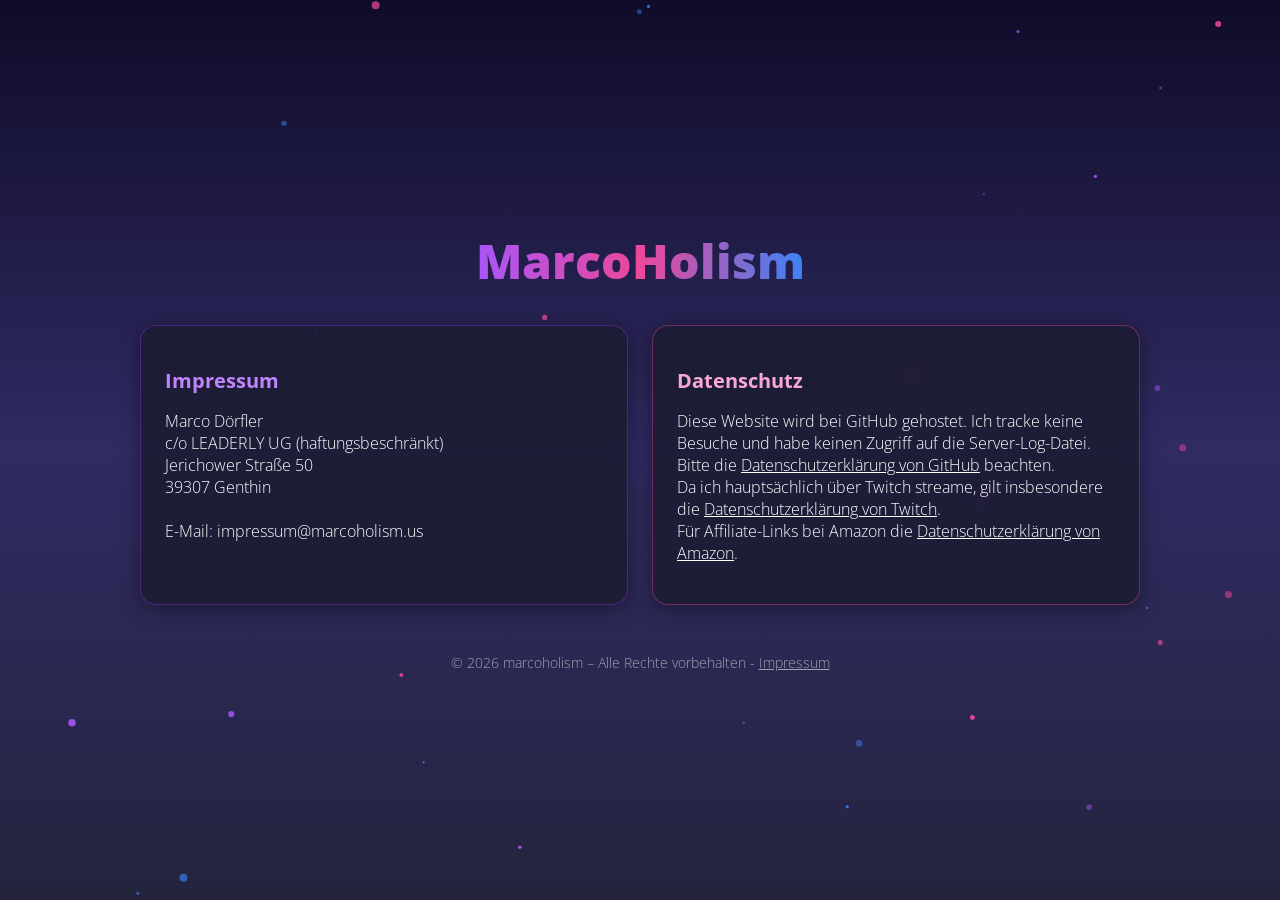
<file: impressum.html>
<!doctype html>
<html lang="de">
<head>
  <meta charset="utf-8">
  <meta name="viewport" content="width=device-width, initial-scale=1.0">
  <link rel="icon" href="/favicon.png" type="image/png">
  <meta name="robots" content="noindex, nofollow, noarchive">
  <title>Impressum - MarcoHolism</title>
  <style>
    /* Google Font */
    @import url('https://fonts.googleapis.com/css2?family=Open+Sans:wght@300;400;700&display=swap');

    :root {
      --bg1:#0f0c29; --bg2:#302b63; --bg3:#24243e;
      --accent1:#a855f7; --accent2:#3b82f6; --accent3:#ec4899;
      --glass: rgba(27,27,47,0.8);
    }

    /* Base Styles */
    * { box-sizing: border-box; scroll-behavior: smooth; }
body {
  margin: 0;
  font-family: 'Open Sans', sans-serif;
  font-weight: 300;
  background: linear-gradient(to bottom, var(--bg1), var(--bg2), var(--bg3));
  color: white;
  display: flex;
  flex-direction: column;
  align-items: center;
  justify-content: center; /* vertikal zentriert */
  min-height: 100vh;
  padding: 3rem 1rem;
  text-align: center;
  position: relative;
  overflow-x: hidden;
}

    h1 {
      font-size: 3rem;
      font-weight: 800;
      background: linear-gradient(to right, var(--accent1), var(--accent3), var(--accent2));
      -webkit-background-clip: text;
      -webkit-text-fill-color: transparent;
      animation: pulse 2s infinite;
      margin: 0;
    }

    h1 a { text-decoration: none; color: inherit; }

    @keyframes pulse { 0%, 100% { opacity:1; } 50% { opacity:0.6; } }

    /* Container & Cards */
    .card-container { display: grid; gap: 1.5rem; max-width: 1000px; width: 100%; margin-top: 2rem; }
    @media(min-width:768px){ .card-container { grid-template-columns: repeat(2, 1fr); } }
    .card {
      background: var(--glass);
      border-radius: 1rem;
      padding: 1.5rem;
      border: 1px solid rgba(147,51,234,0.4);
      backdrop-filter: blur(8px);
      box-shadow: 0 4px 20px rgba(0,0,0,0.4);
      transition: transform 0.2s ease;
      text-align: left;
    }
    .card:hover { transform: scale(1.05); }
    .card h2 { margin-bottom: 0.75rem; font-size: 1.25rem; }
    .card a { color:white; text-decoration: underline; transition:opacity 0.2s; }
    .card a:hover { opacity:0.85; }

    /* Footer */
    footer { margin-top:3rem; font-size:.875rem; color:#9ca3af; }
    footer a { color:#9ca3af; }

    /* Partikel-Canvas */
    #particle-canvas {
      position: fixed;
      top: 0; left: 0;
      width: 100%;
      height: 100%;
      pointer-events: none;
      z-index: 0;
    }
  </style>
</head>
<body style="justify-content: center; min-height: 100vh;">

<canvas id="particle-canvas"></canvas>

<header>
  <h1><a href="/">MarcoHolism</a></h1>
</header>

<main class="card-container">
  <div class="card" style="border-color: rgba(147,51,234,0.4)">
    <h2 style="color: #c084fc">Impressum</h2>
    <p>
      Marco Dörfler<br>
      c/o LEADERLY UG (haftungsbeschränkt)<br>
      Jerichower Straße 50<br>
      39307 Genthin<br><br>
      E-Mail: impressum@marcoholism.us<br>
    </p>
  </div>

  <div class="card" style="border-color: rgba(236,72,153,0.4)">
    <h2 style="color: #f9a8d4">Datenschutz</h2>
    <p>
      Diese Website wird bei GitHub gehostet. Ich tracke keine Besuche und habe keinen Zugriff auf die Server-Log-Datei. Bitte die <a href="https://docs.github.com/de/site-policy/privacy-policies/github-general-privacy-statement">Datenschutzerklärung von GitHub</a> beachten.<br>
      Da ich hauptsächlich über Twitch streame, gilt insbesondere die <a href="https://legal.twitch.com/legal/privacy-notice/">Datenschutzerklärung von Twitch</a>.<br>
      Für Affiliate-Links bei Amazon die <a href="https://www.amazon.de/gp/help/customer/display.html?ref_=hp_left_v4_sib&nodeId=GX7NJQ4ZB8MHFRNJ">Datenschutzerklärung von Amazon</a>.
    </p>
  </div>
</main>

<footer>
  © <script>document.write(new Date().getFullYear());</script> marcoholism – Alle Rechte vorbehalten - <a href="/impressum">Impressum</a>
</footer>

<script>
// Partikel-Hintergrund
const canvas = document.getElementById('particle-canvas');
const ctx = canvas.getContext('2d');
let particles = [];
const particleCount = window.innerWidth < 768 ? 10 : 30;

function resizeCanvas() {
  canvas.width = window.innerWidth;
  canvas.height = window.innerHeight;
}
window.addEventListener('resize', resizeCanvas);
resizeCanvas();

class Particle {
  constructor() { this.reset(); }
  reset() {
    this.x = Math.random() * canvas.width;
    this.y = Math.random() * canvas.height;
    this.size = Math.random() * 3 + 1;
    this.speedX = (Math.random() - 0.5) * 0.5;
    this.speedY = Math.random() * 1 + 0.5;

    // Subtile Farbvariation: Lila/Pink/Türkis Töne
    const baseColors = [
      [168,85,247],   // lila
      [59,130,246],   // blau
      [236,72,153]    // pink
    ];
    const c = baseColors[Math.floor(Math.random() * baseColors.length)];
    const alpha = Math.random() * 0.6 + 0.4; // 0.4 bis 1.0
    this.color = `rgba(${c[0]},${c[1]},${c[2]},${alpha})`;
  }
  update() {
    this.x += this.speedX;
    this.y -= this.speedY;
    if(this.y < 0 || this.x < 0 || this.x > canvas.width) {
      this.reset();
      this.y = canvas.height;
    }
  }
  draw() {
    ctx.beginPath();
    ctx.arc(this.x, this.y, this.size, 0, Math.PI*2);
    ctx.fillStyle = this.color;
    ctx.fill();
  }
}

for(let i=0;i<particleCount;i++) particles.push(new Particle());

function animate() {
  ctx.clearRect(0,0,canvas.width,canvas.height);
  particles.forEach(p=>{ p.update(); p.draw(); });
  requestAnimationFrame(animate);
}
animate();
</script>

</body>
</html>
</file>
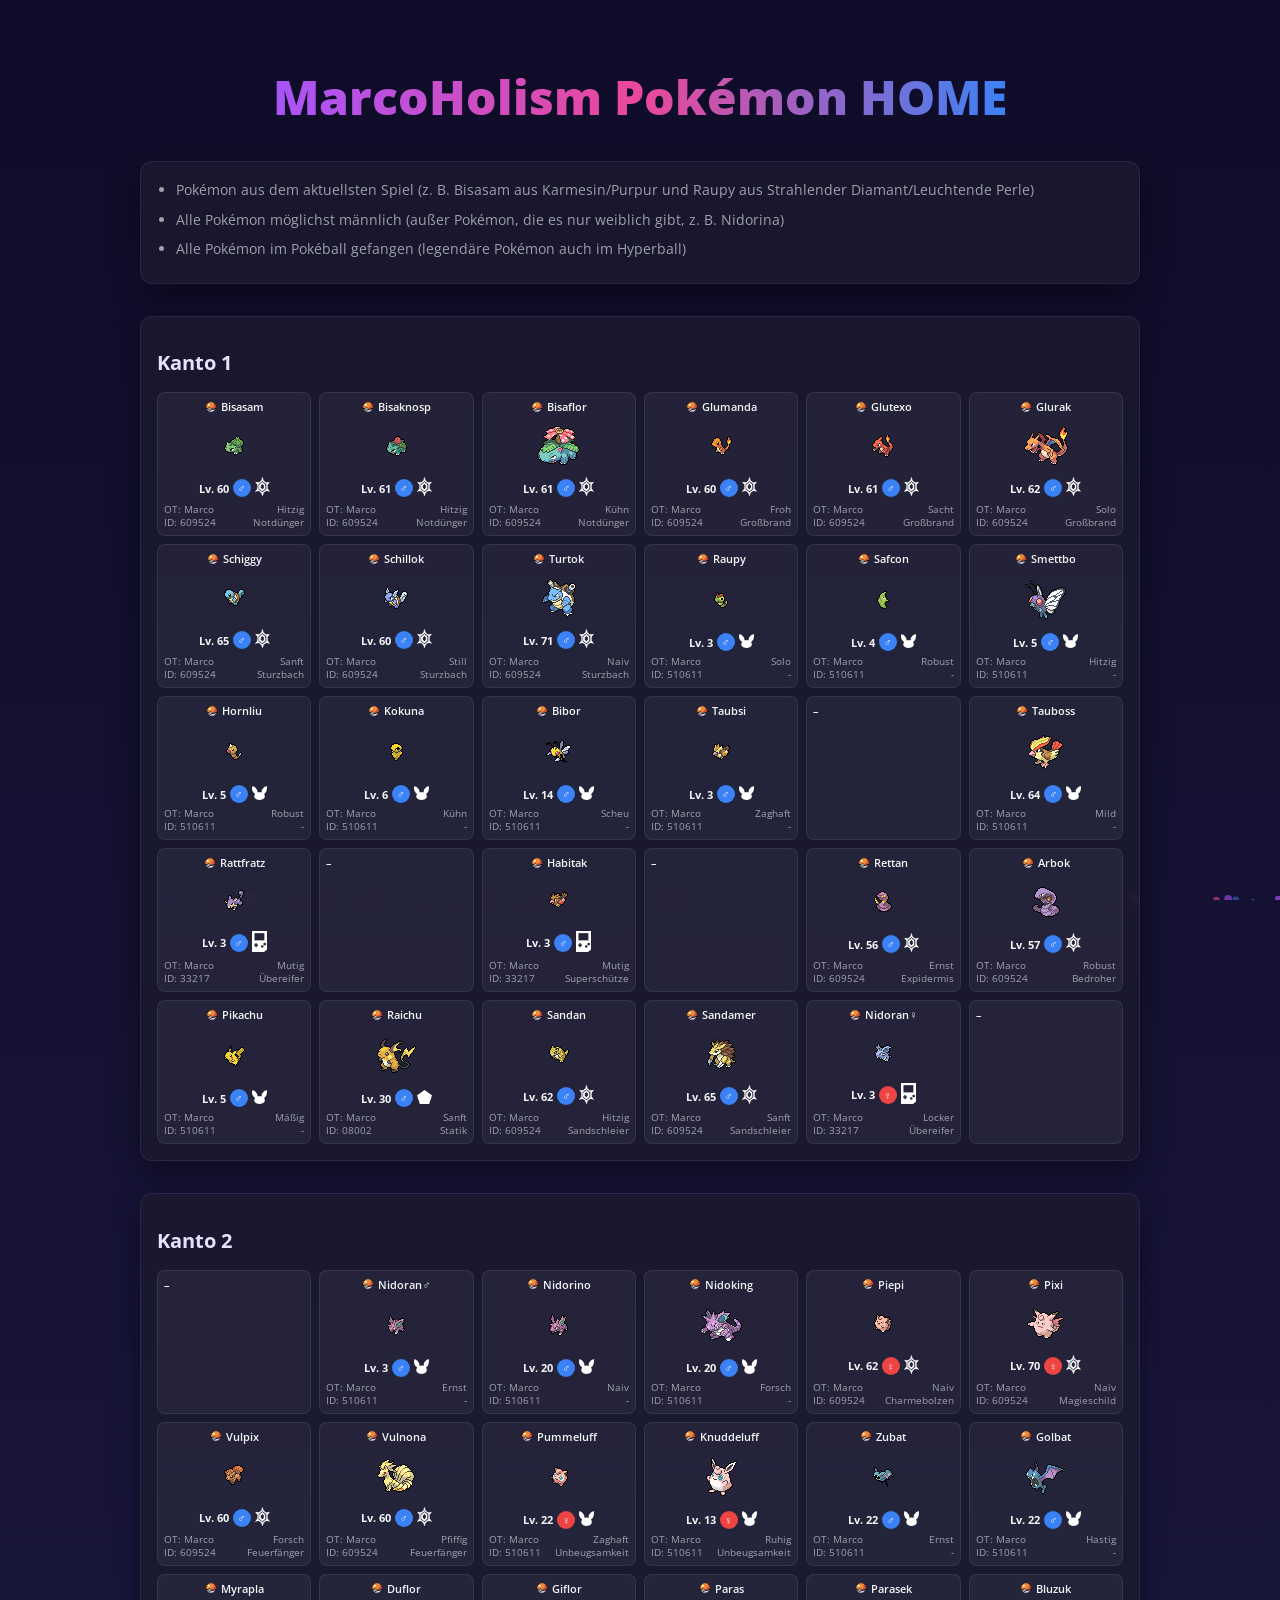
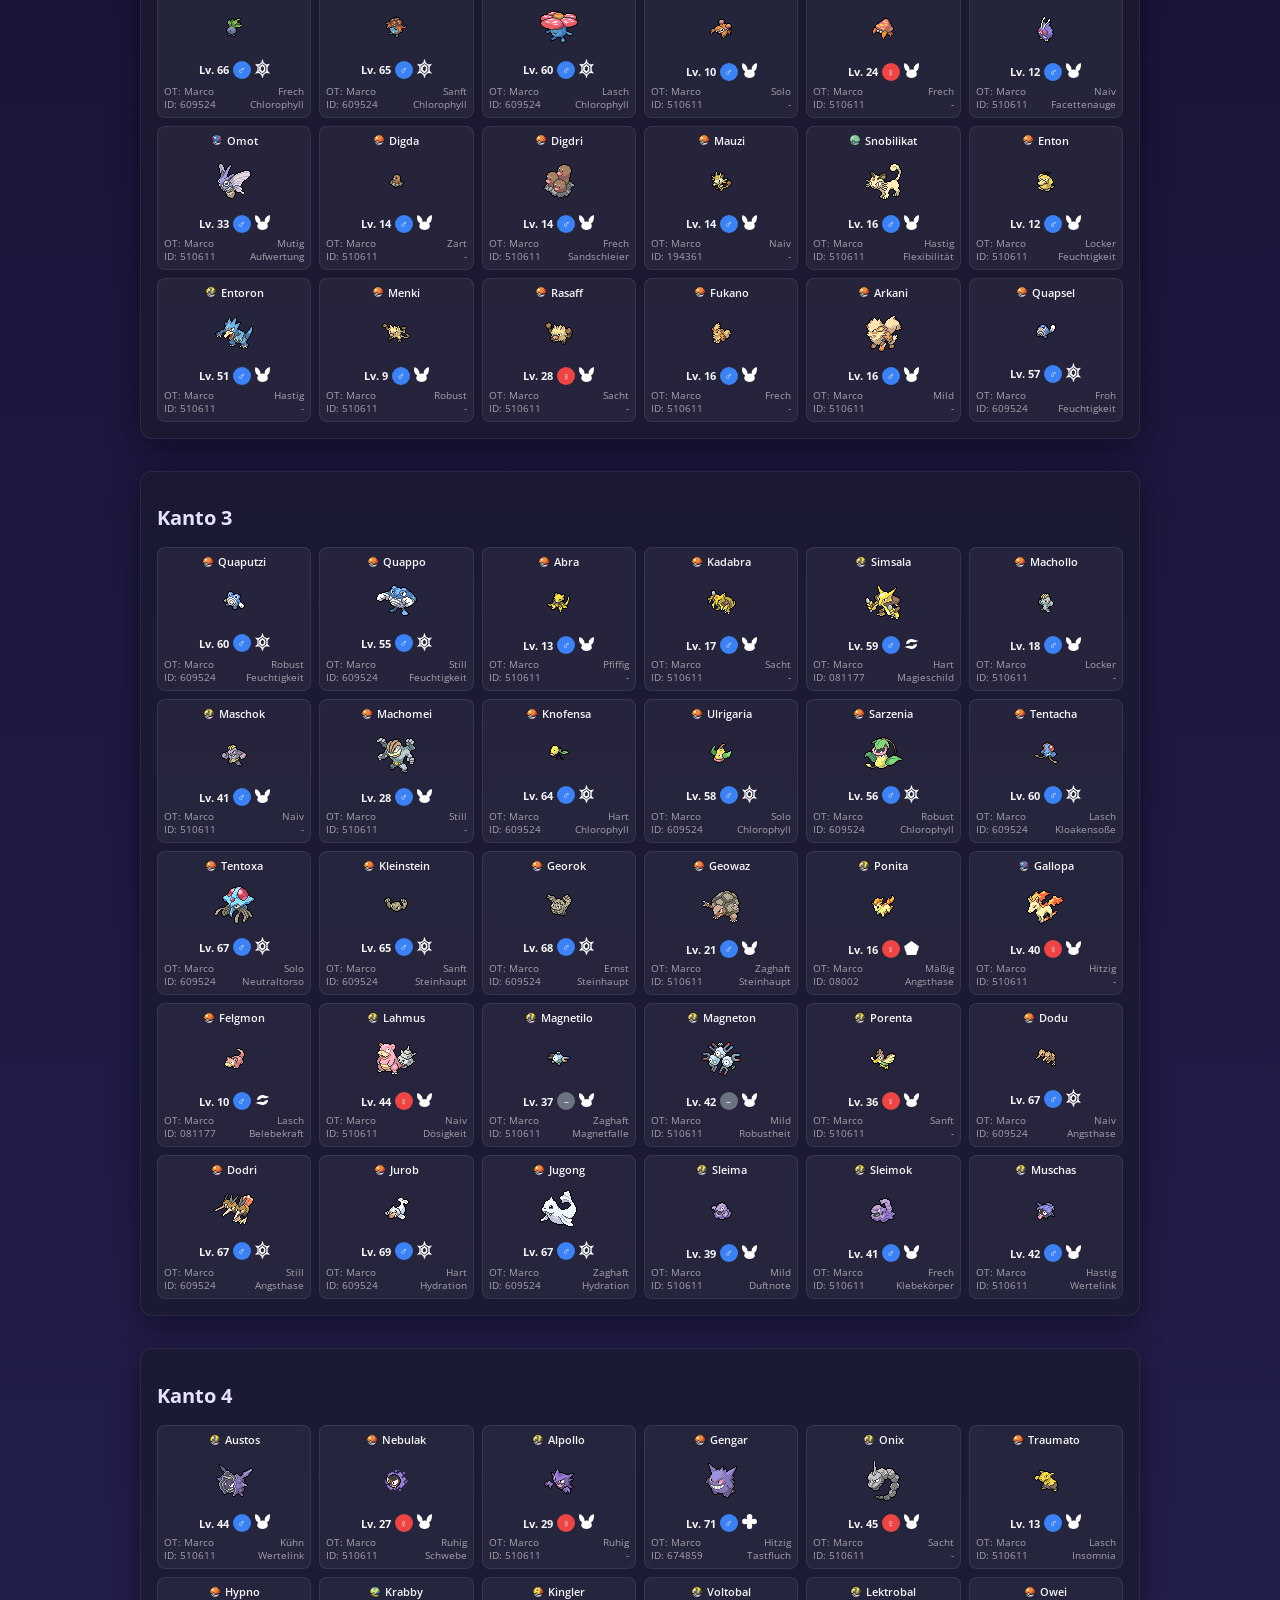
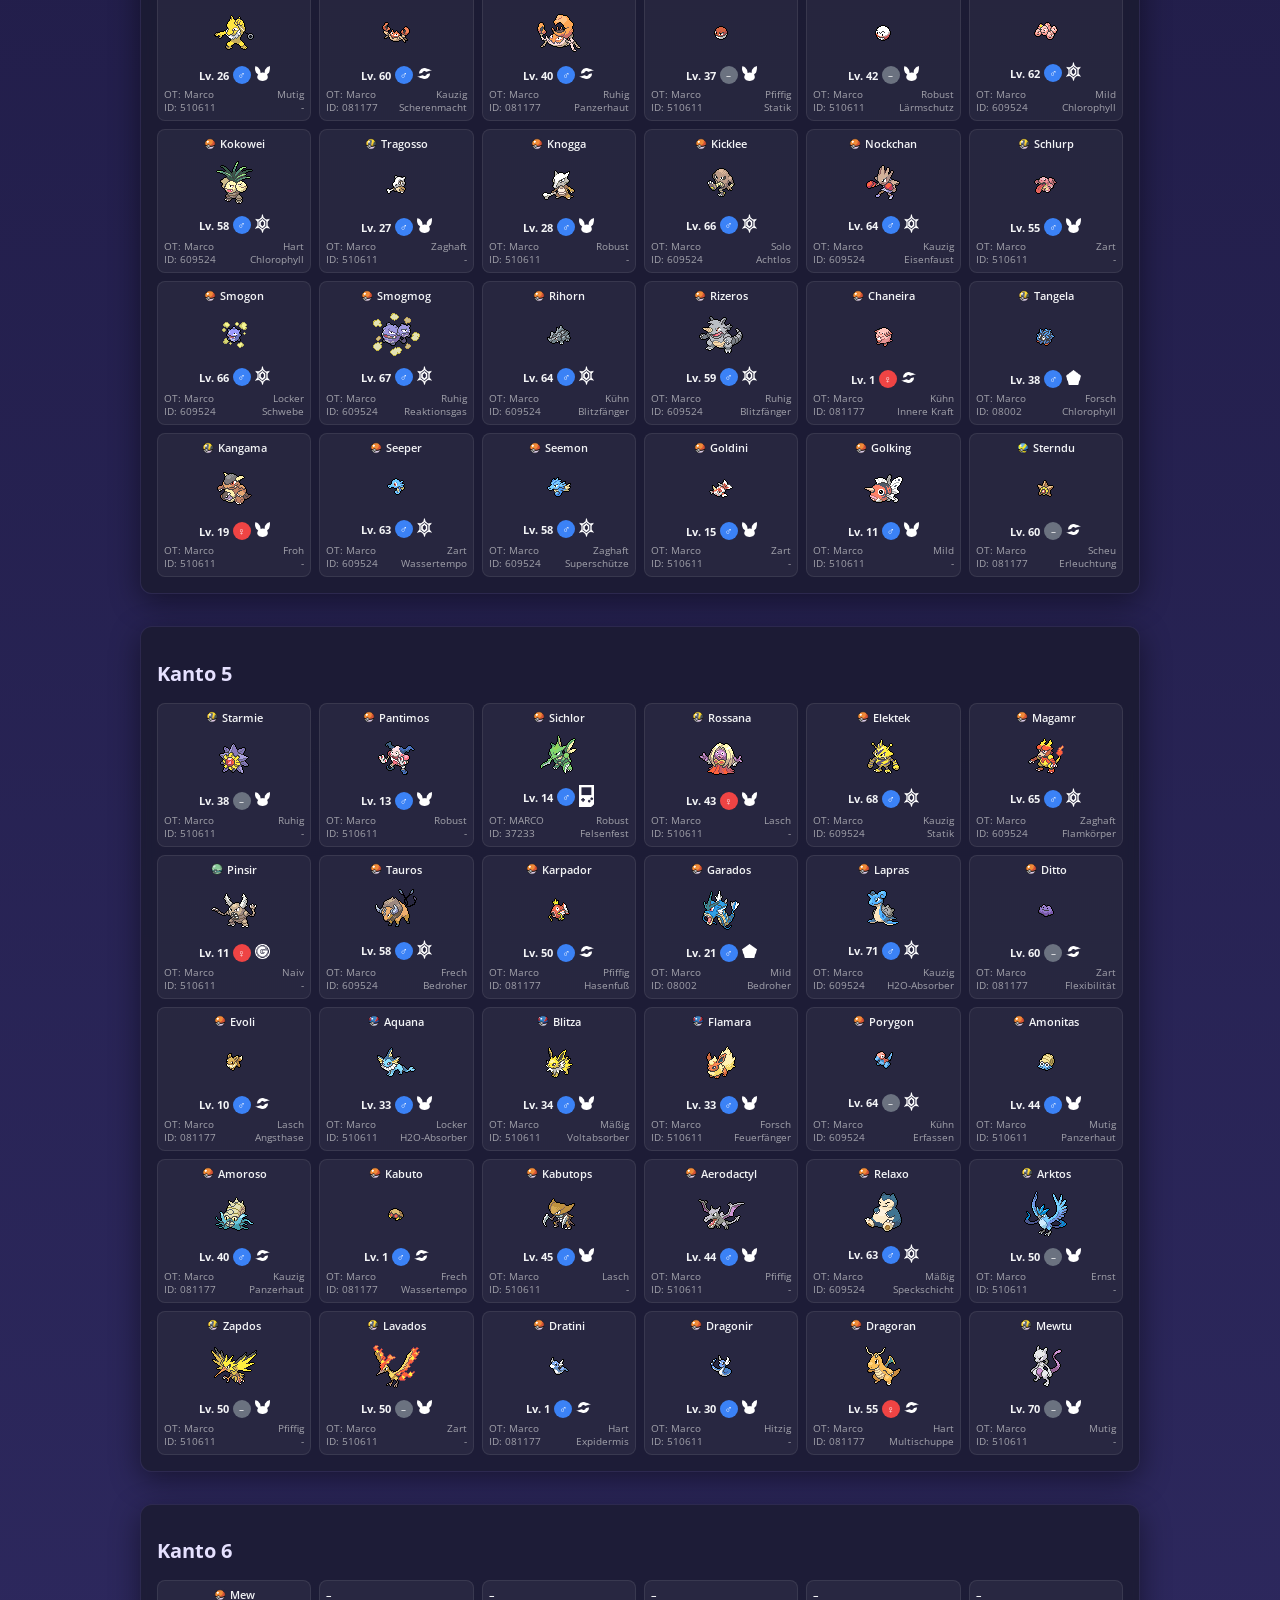
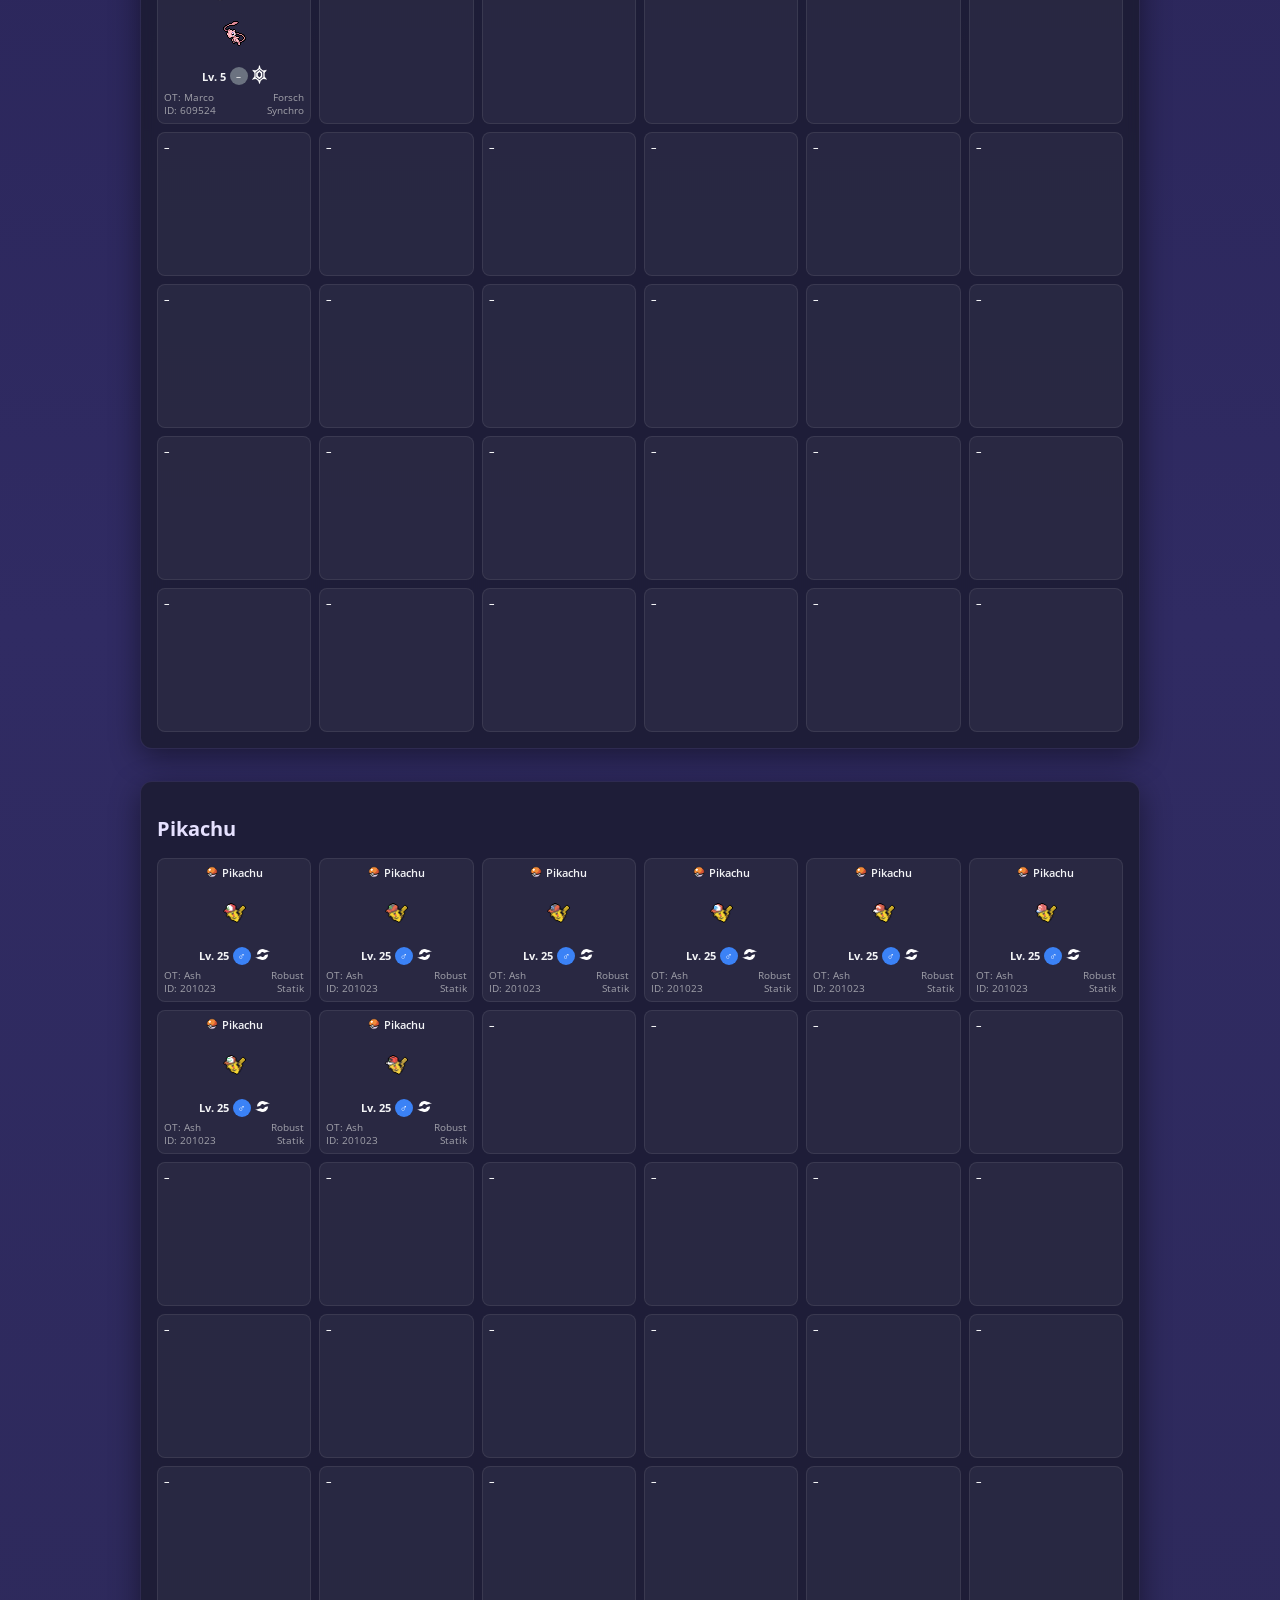
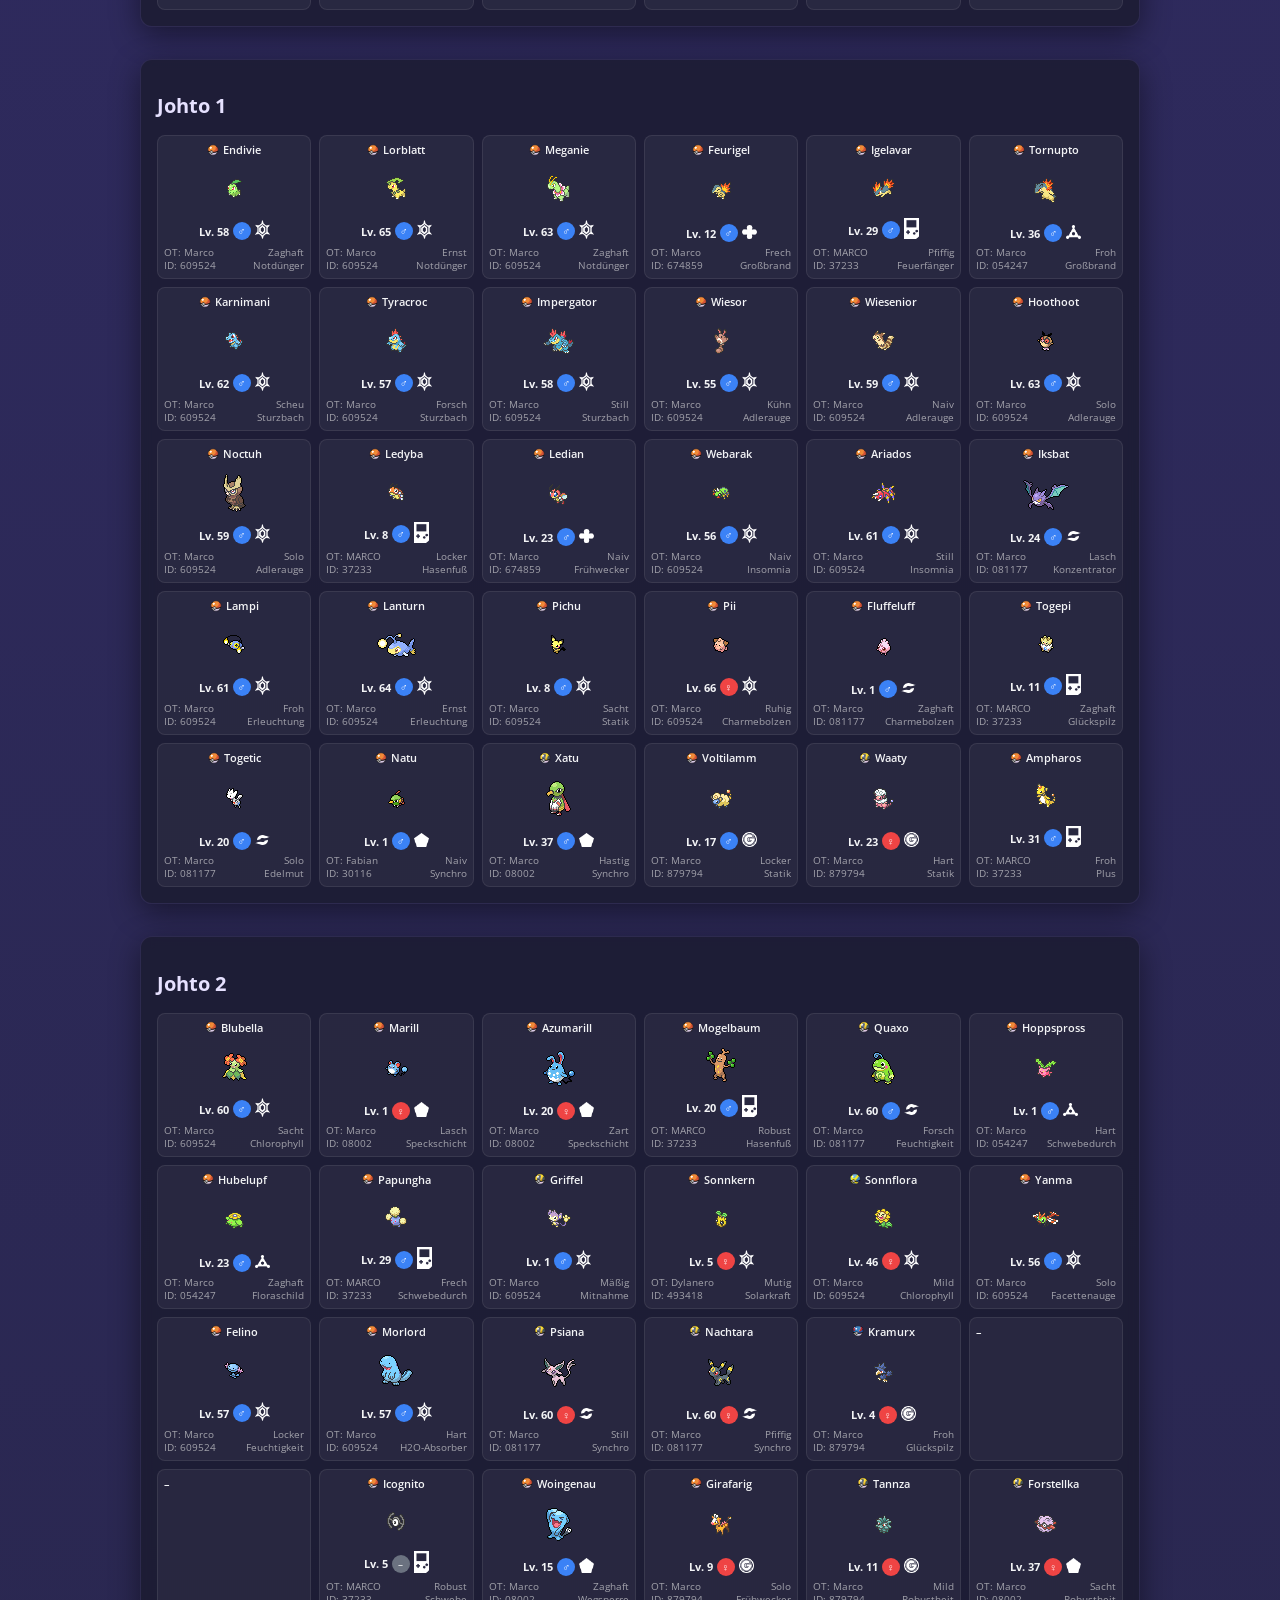
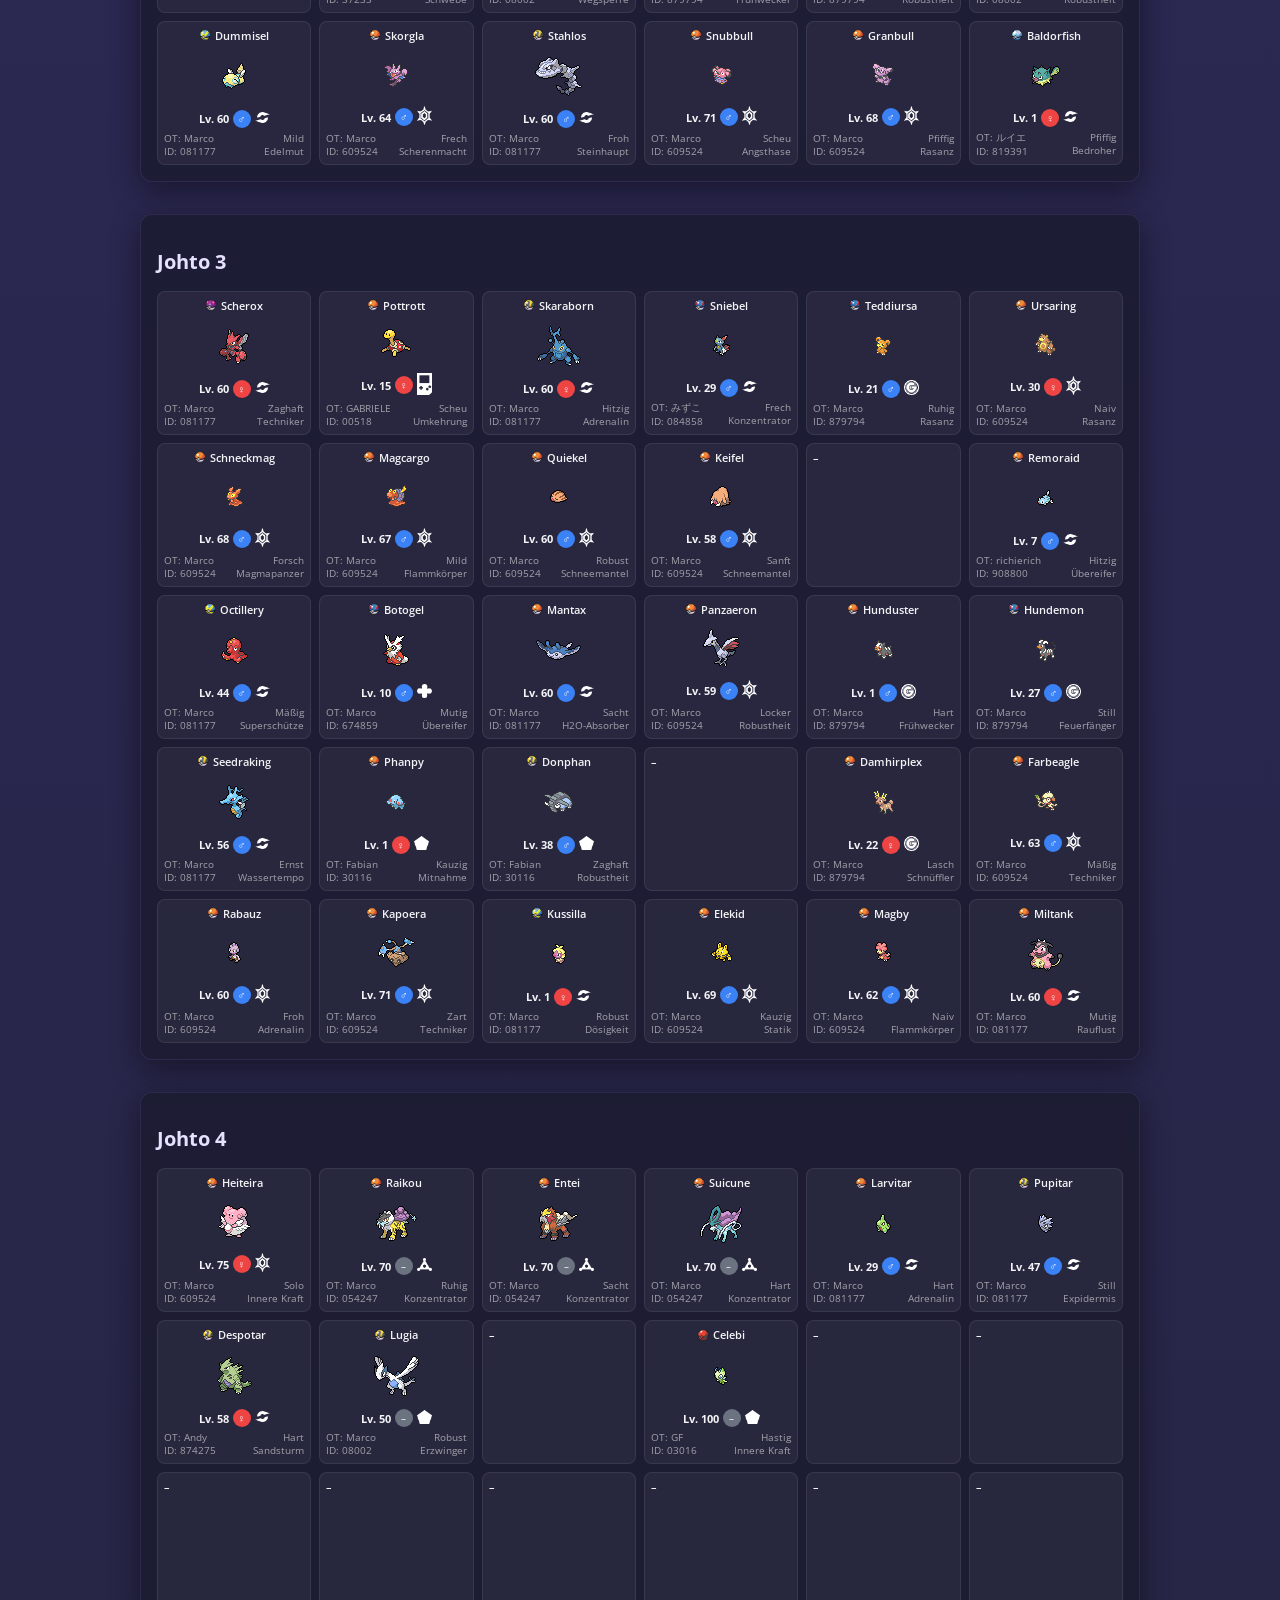
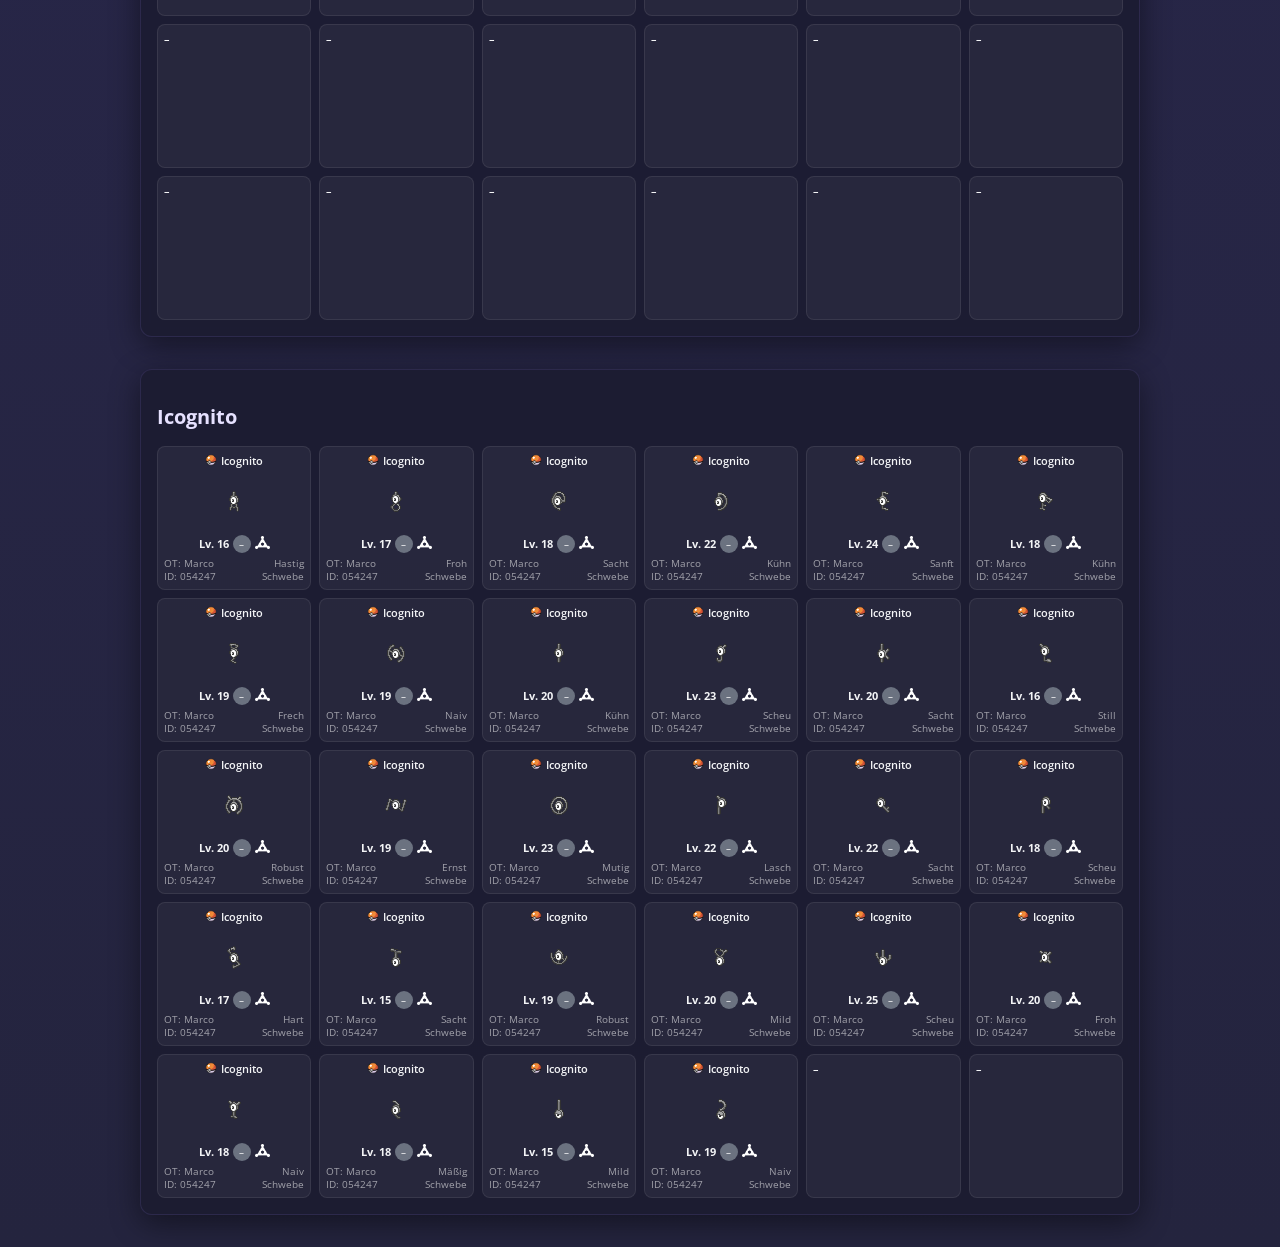
<file: livingdex.html>
<!doctype html>
<html lang="de">
<head>
<meta charset="utf-8">
<meta name="viewport" content="width=device-width, initial-scale=1.0">
<link rel="icon" href="/favicon.png" type="image/png">
<meta name="robots" content="noindex, nofollow, noarchive">
<title>Living Dex – MarcoHolism</title>
<link rel="stylesheet" href="/style.css" type="text/css">
<style>
body {
  margin:0;
  font-family:'Open Sans',sans-serif;
  background:linear-gradient(to bottom,var(--bg1),var(--bg2),var(--bg3));
  color:white;
  padding:2rem 1rem;
  display:flex;
  flex-direction:column;
  align-items:center;
  min-height:100vh;
}

.container{
  max-width:1000px;
  width:100%;
  display:grid;
  gap:2rem;
}
.rules {
  max-width: 1000px;   /* gleiche Breite wie container */
  width: 100%;
  background: var(--glass);
  padding: 1rem;
  margin: 0 auto 2rem auto; /* zentrieren und Abstand nach unten */
  border-radius: 12px;
  border: 1px solid rgba(167,139,250,0.12);
  backdrop-filter: blur(6px);
  box-shadow: 0 8px 30px rgba(0,0,0,0.45);

  /* sorgt dafür, dass .rules wie eine Box im Grid wirkt */
  box-sizing: border-box;
}

.rules h2 {
  font-size: 1.25rem;
  margin-bottom: 1rem;
  text-align: left;
  color: #e6e1ff;
}

.rules ul {
  margin: 0;
  padding-left: 1.2rem;
  list-style: disc;
  line-height: 1.6;
  font-size: 0.9rem;
  color: var(--text-muted);
}

.rules li {
  margin-bottom: 0.4rem;
}

.box{
  background:var(--glass);
  padding:1rem;
  border-radius:12px;
  border:1px solid rgba(167,139,250,0.12);
  backdrop-filter:blur(6px);
  box-shadow:0 8px 30px rgba(0,0,0,0.45);
}
.box h2{
  font-size:1.25rem;
  margin-bottom:1rem;
  text-align:left;
  color:#e6e1ff;
}
.grid{
  display:grid;
  grid-template-columns:repeat(6,1fr);
  gap:8px;
}

/* DESKTOP SLOT */
.slot{
  background: rgba(255,255,255,0.05);
  border: 1px solid rgba(255,255,255,0.08);
  border-radius: 8px;
  padding: 6px;
  font-size:0.65rem;
  display:grid;
  grid-template-rows: auto 1fr auto auto;
  row-gap:4px;
  min-height:130px;
}
.name-ball{
  display:flex;
  align-items:center;
  gap:4px;
  justify-content: center;
}
.name-ball .ball{
  display:inline-block;
  vertical-align:middle;
}
.slot .name{
  font-weight:600;
  font-size:0.7rem;
  color:#f3f4f6;
}
.pokemon-img{
  display:flex;
  align-items:center;
  justify-content:center;
}
.pokemon-img img{
  max-width:50px;
  height:auto;
}
.icons{
  display:flex;
  align-items:center;
  justify-content:center;
  gap:4px;
}
.icons .level{
  font-weight:700;
  font-size:0.7rem;
  color:#f3f4f6;
}
.gender{
  display:inline-flex;
  align-items:center;
  justify-content:center;
  width:18px;
  height:18px;
  border-radius:50%;
  font-size:0.65rem;
  color:#fff;
}
.gender.male{background:#3b82f6;}
.gender.female{background:#ef4444;}
.gender.genderless{background:#6b7280;}
.trainer-info{
  display:flex;
  justify-content:space-between;
  font-size:0.6rem;
  gap:4px;
  color:var(--text-muted);
}
.trainer-info .ot-id{text-align:left;}
.trainer-info .nature-ability{text-align:right;}

/* Desktop-Hover für Slots */
@media(min-width:601px){
  .slot {
    transition: transform 0.15s ease, background 0.15s ease, box-shadow 0.15s ease;
  }
  .slot:hover {
    transform: translateY(-4px);
    background: rgba(255,255,255,0.12);
    box-shadow: 0 8px 20px rgba(255,255,255,0.1);
  }
}

/* MOBILE */
@media (max-width: 600px) {
  .grid {
    grid-template-columns: 1fr;
    gap: 6px;
  }

  .slot {
    display: grid;
    grid-template-columns: 5rem 1.5rem 1fr auto; /* Zeile 1: 3 Spalten + Icons rechts */
    grid-template-rows: auto auto; /* zwei Zeilen */
    align-items: center;
    min-height: 70px;
    padding: 6px 10px;
    gap: 6px;
  }

  /* Zeile 1: Name + Pokéball */
  .name-ball {
    grid-column: 1;
    grid-row: 1;
    display: flex;
    align-items: center;
    justify-content: flex-start;
    gap: 4px;
  }

  /* Zeile 1: Pokémon Bild */
  .pokemon-img {
    grid-column: 2 / 3;
    grid-row: 1;
    display: flex;
    align-items: center;
    justify-content: center;
  }

  .pokemon-img img {
    max-width: 40px;
    height: auto;
  }

  /* Zeile 1: Icons + Level */
  .icons {
    grid-column: 4;
    grid-row: 1;
    display: flex;
    align-items: center;
    justify-content: center;
    gap: 4px;
    font-size: 0.7rem;
  }

  .icons .level {
    font-weight: 700;
    font-size: 0.7rem;
    color: #f3f4f6;
  }

  /* Zeile 2: Trainerinfos */
  .trainer-info {
    grid-column: 1 / 5; /* gesamte Breite */
    grid-row: 2;
    display: grid;
    grid-template-columns: 1fr 1fr; /* OT/ID links, Wesen/Fähigkeit rechts */
    gap: 4px;
    align-items: center;
    font-size: 0.7rem;
    color: var(--text-muted);
  }

  .trainer-info .ot-id {
    text-align: left;
  }

  .trainer-info .nature-ability {
    text-align: right;
  }

  .box h2 {
    font-size: 1.1rem;
  }
}</style>
</head>
<body>

<canvas id="particle-canvas"></canvas>

<h1>MarcoHolism Pokémon HOME</h1>
<div class="rules">
<ul>
  <li>Pokémon aus dem aktuellsten Spiel (z. B. Bisasam aus Karmesin/Purpur und Raupy aus Strahlender Diamant/Leuchtende Perle)</li>
  <li>Alle Pokémon möglichst männlich (außer Pokémon, die es nur weiblich gibt, z. B. Nidorina)</li>
  <li>Alle Pokémon im Pokéball gefangen (legendäre Pokémon auch im Hyperball)</li>
</ul>
</div>
<div class="container"></div>

<script>
async function loadDex(){
  const response = await fetch('livingdex.json');
  const boxes = await response.json();
  const container=document.querySelector('.container');
  container.innerHTML='';
  boxes.forEach(boxData=>{
    const box=document.createElement('div');
    box.className='box';
    box.innerHTML=`<h2>${boxData.title}</h2>`;
    const grid=document.createElement('div');
    grid.className='grid';
    for(let i=0;i<30;i++){
      const slot=document.createElement('div');
      slot.className='slot';
      const p=boxData.pokemon[i];
      if(p){
        slot.innerHTML=`
          <div class="name-ball">
            <img class="ball" src="pkmnicons/${p.ball}.png" alt="${p.ball}" width="12">
            <span class="name">${p.name}</span>
          </div>
          <div class="pokemon-img">
            <img src="pkmnicons/${p.img}.png" alt="${p.name}">
          </div>
          <div class="icons">
            <span class="level">Lv. ${p.level}</span>
            <span class="gender ${p.gender}">${p.gender==='male'?'♂':p.gender==='female'?'♀':'–'}</span>
            <span title="Spiel"><img width="15" src="pkmnicons/${p.game}.png" alt="${p.game}"></span>
          </div>
          <div class="trainer-info">
            <div class="ot-id">
              OT: ${p.trainer}<br>ID: ${p.id}
            </div>
            <div class="nature-ability">
              ${p.nature}<br>${p.ability}
            </div>
          </div>
        `;
      } else {
        slot.innerHTML=`<div class="name">–</div>`;
      }
      grid.appendChild(slot);
    }
    box.appendChild(grid);
    container.appendChild(box);
  });
}
loadDex();
</script>
<script>
// Highlight current day
(function(){
  const today = new Date().getDay();
  document.querySelectorAll('.day-card').forEach(card => {
    if(parseInt(card.dataset.day,10) === today){
      card.classList.add('active','ribbon');
    }
  });
})();

// Partikel-Hintergrund
const canvas = document.getElementById('particle-canvas');
const ctx = canvas.getContext('2d');
let particles = [];
const particleCount = window.innerWidth < 768 ? 10 : 30;

function resizeCanvas() {
  canvas.width = window.innerWidth;
  canvas.height = window.innerHeight;
}
window.addEventListener('resize', resizeCanvas);
resizeCanvas();

class Particle {
  constructor() { this.reset(); }
  reset() {
    this.x = Math.random() * canvas.width;
    this.y = Math.random() * canvas.height;
    this.size = Math.random() * 3 + 1;
    this.speedX = (Math.random() - 0.5) * 0.5;
    this.speedY = Math.random() * 1 + 0.5;

    // Subtile Farbvariation: Lila/Pink/Türkis Töne
    const baseColors = [
      [168,85,247],   // lila
      [59,130,246],   // blau
      [236,72,153]    // pink
    ];
    const c = baseColors[Math.floor(Math.random() * baseColors.length)];
    const alpha = Math.random() * 0.6 + 0.4; // 0.4 bis 1.0
    this.color = `rgba(${c[0]},${c[1]},${c[2]},${alpha})`;
  }
  update() {
    this.x += this.speedX;
    this.y -= this.speedY;
    if(this.y < 0 || this.x < 0 || this.x > canvas.width) {
      this.reset();
      this.y = canvas.height;
    }
  }
  draw() {
    ctx.beginPath();
    ctx.arc(this.x, this.y, this.size, 0, Math.PI*2);
    ctx.fillStyle = this.color;
    ctx.fill();
  }
}

for(let i=0;i<particleCount;i++) particles.push(new Particle());

function animate() {
  ctx.clearRect(0,0,canvas.width,canvas.height);
  particles.forEach(p=>{ p.update(); p.draw(); });
  requestAnimationFrame(animate);
}
animate();
</script>

</body>
</html>
</file>
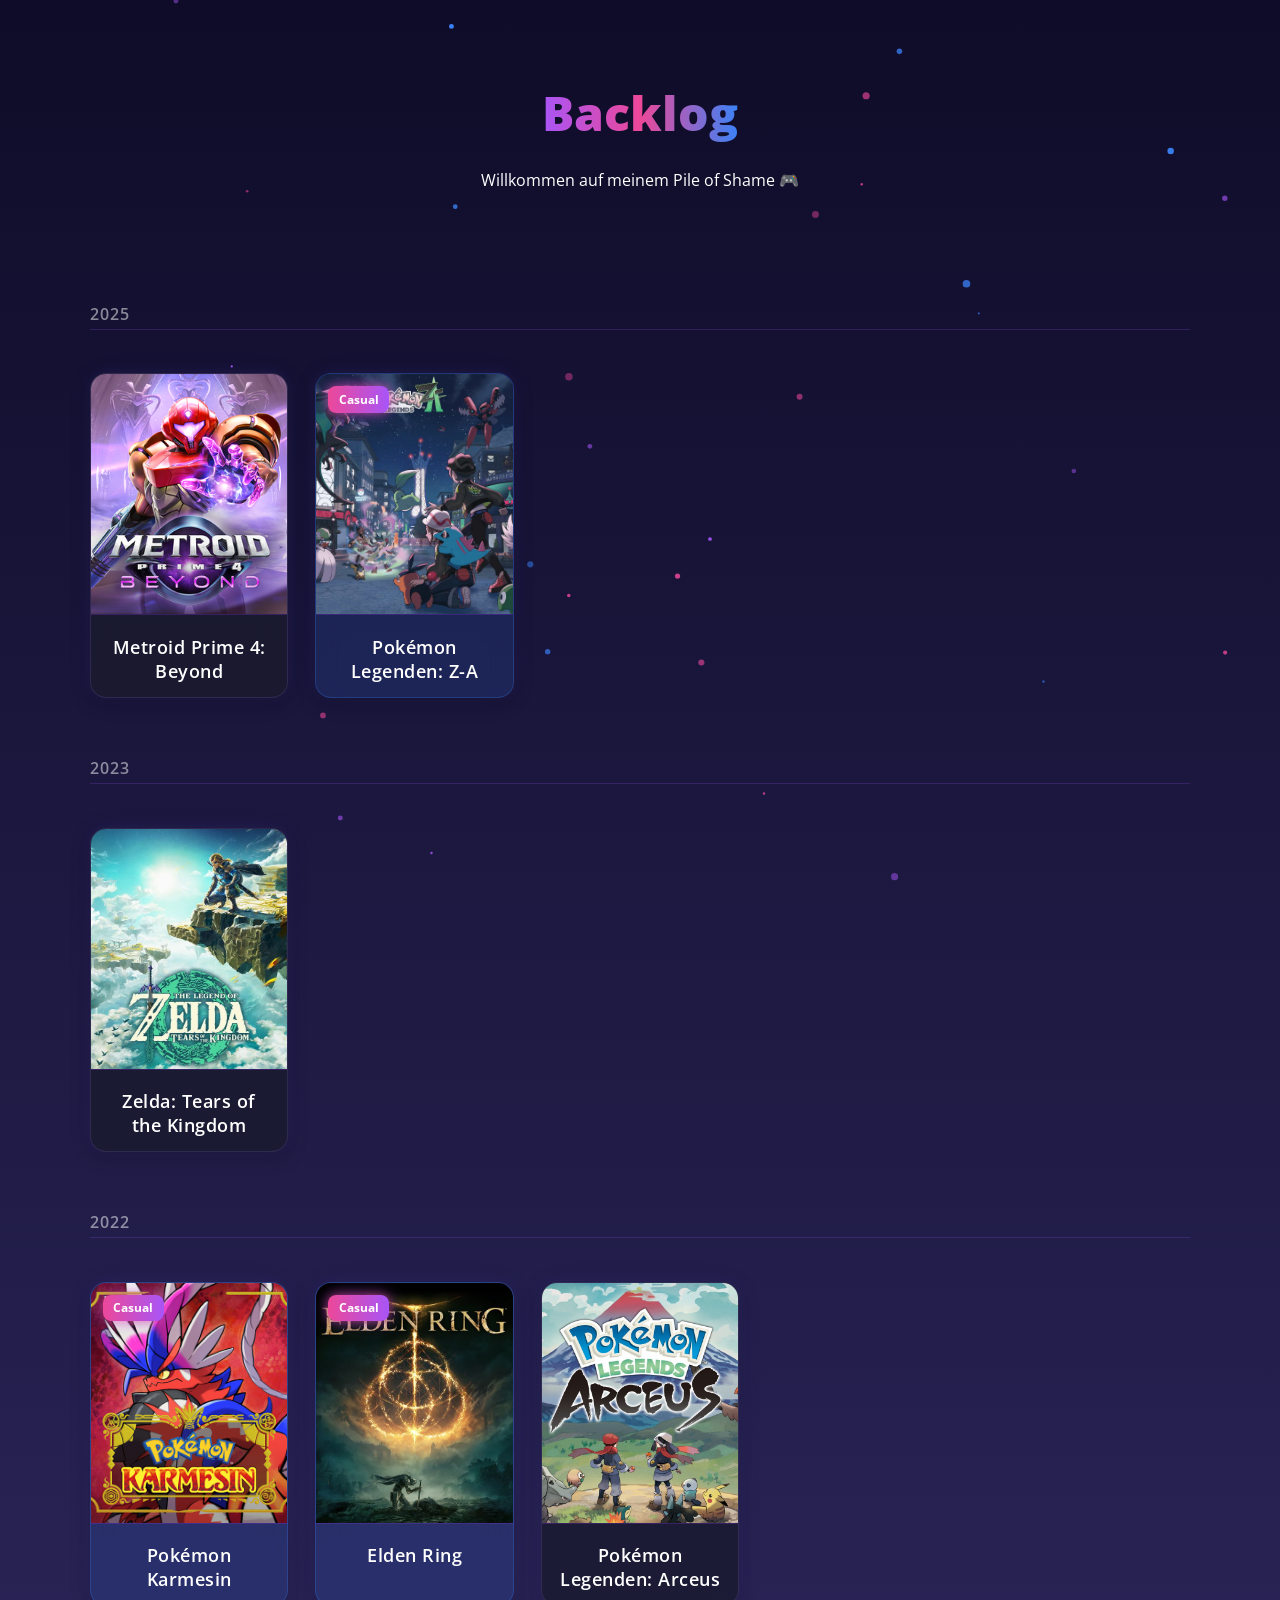
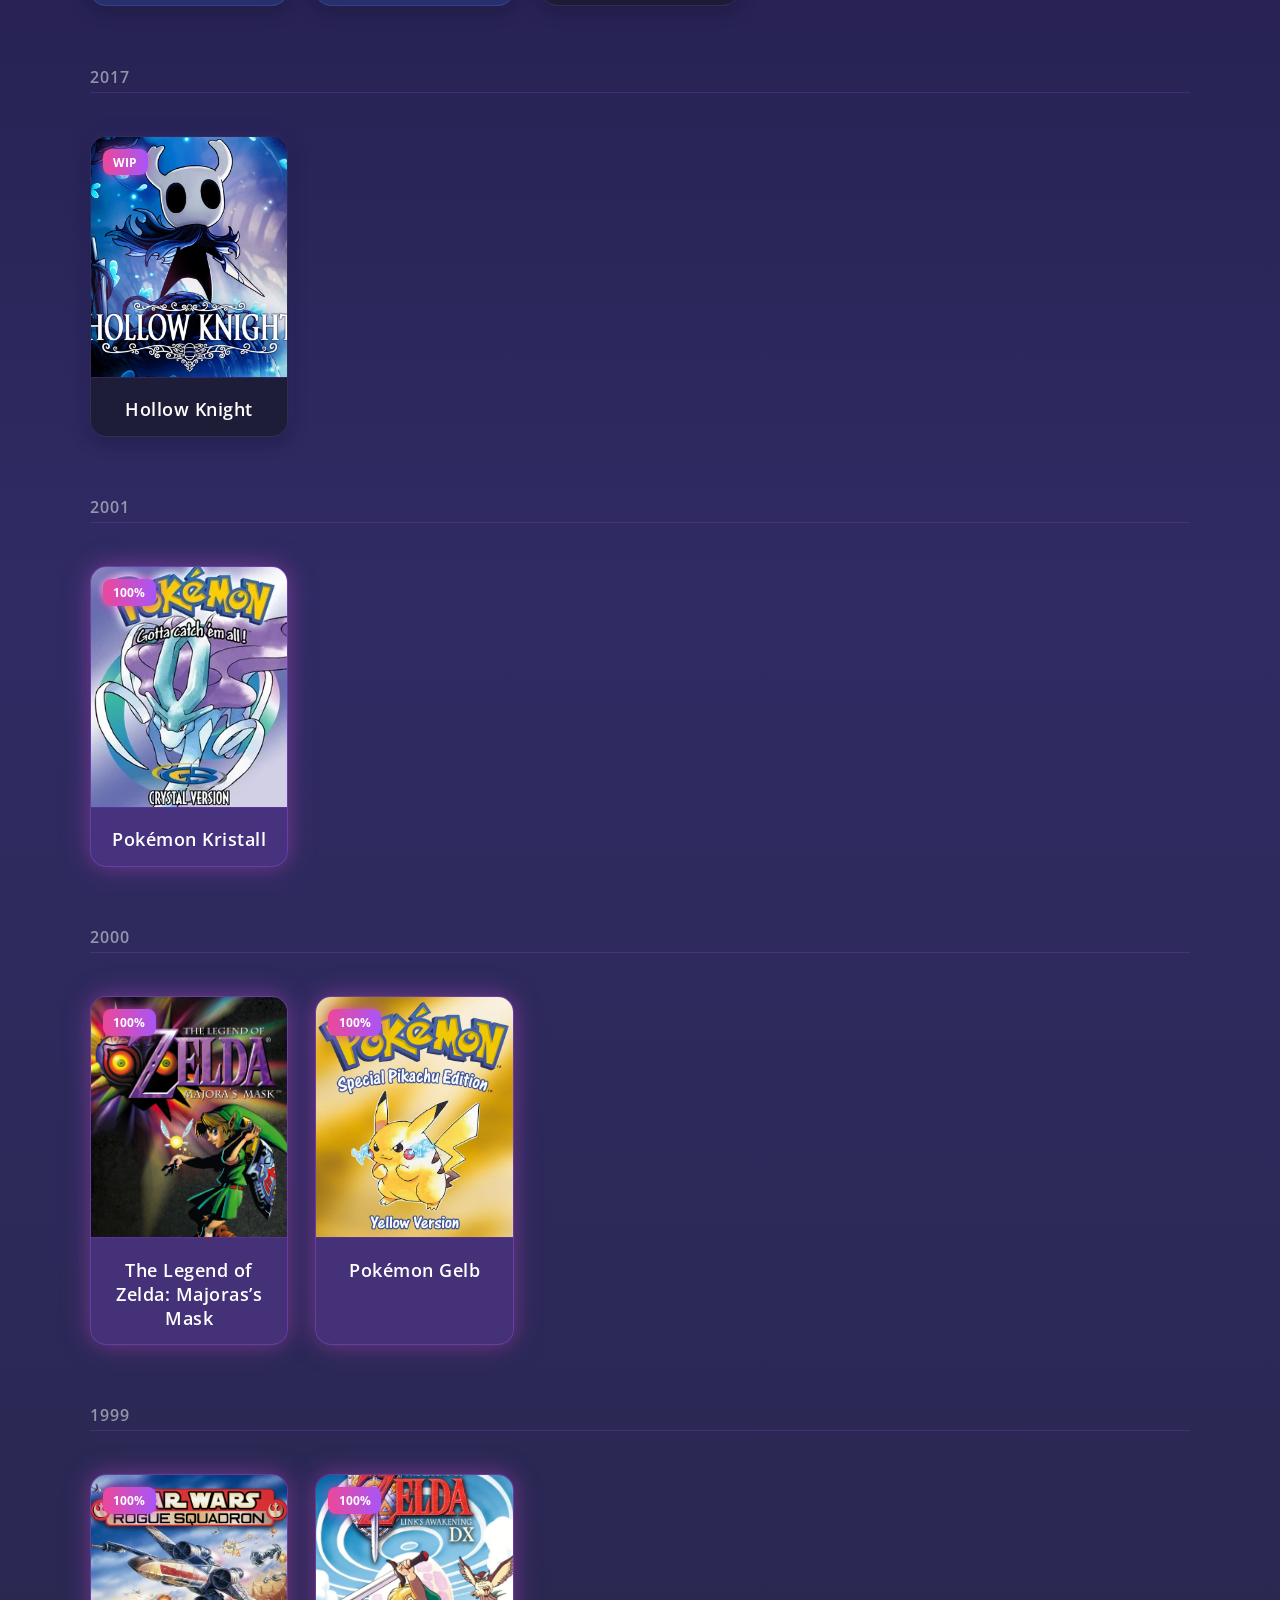
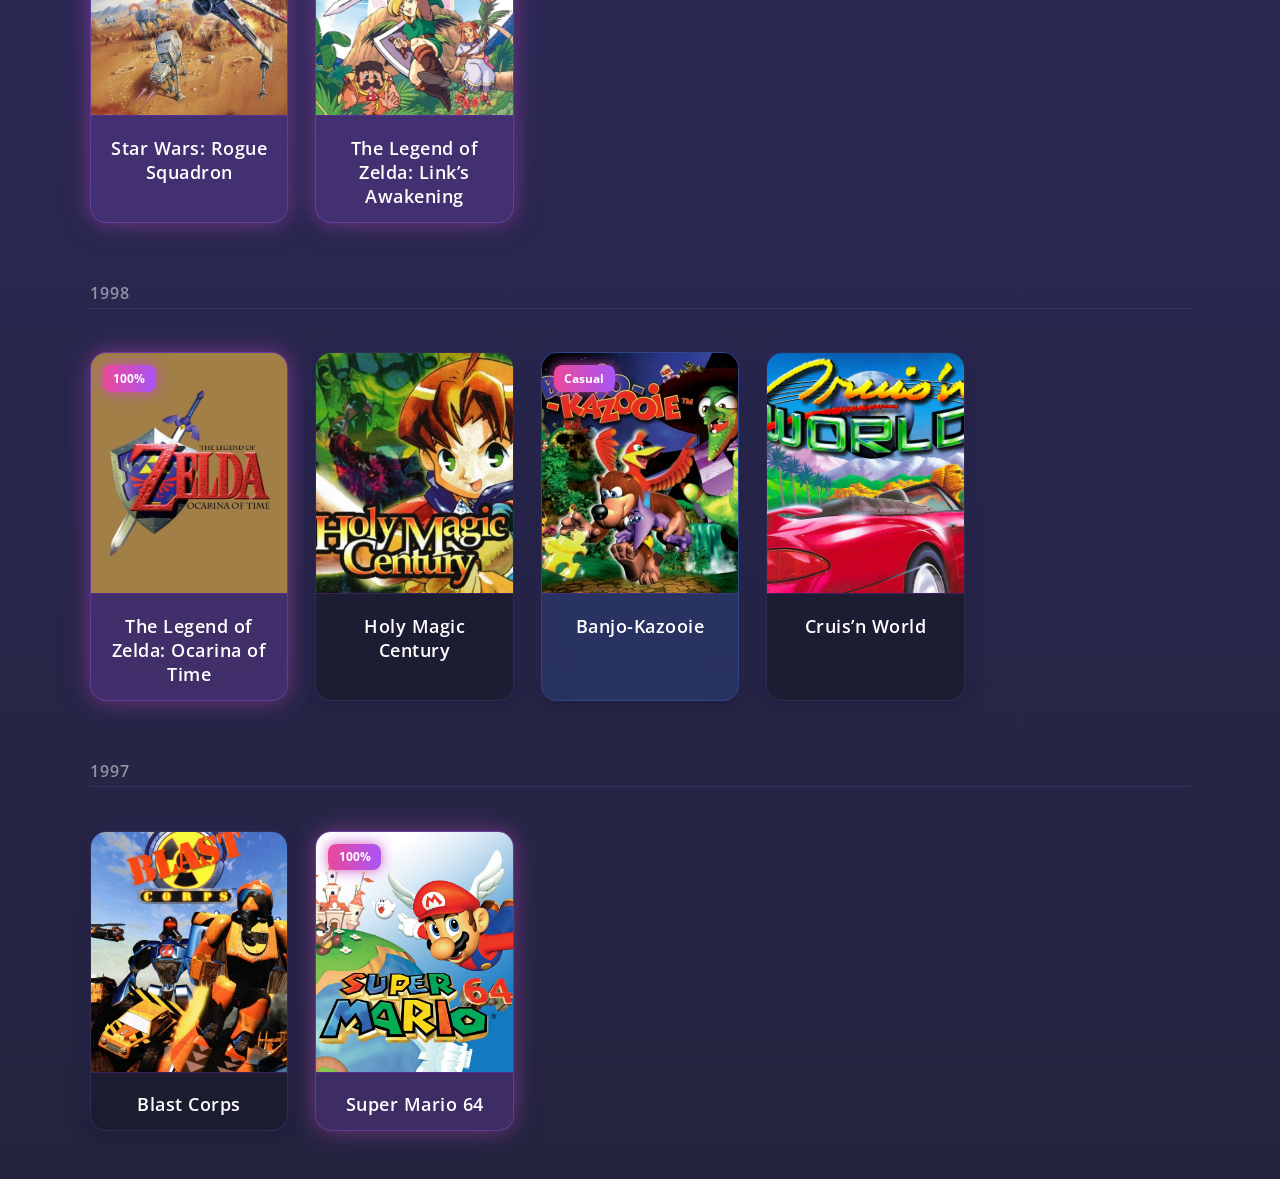
<file: pileofshame.html>
<!doctype html>
<html lang="de">
<head>
<meta charset="utf-8">
<meta name="viewport" content="width=device-width, initial-scale=1.0">
<title>Backlog – MarcoHolism</title>

<link rel="stylesheet" href="/style.css">

<style>
@import url('https://fonts.googleapis.com/css2?family=Open+Sans:wght@300;400;700&display=swap');

:root {
  --bg1:#0f0c29; --bg2:#302b63; --bg3:#24243e;
  --accent1:#a855f7; --accent2:#3b82f6; --accent3:#ec4899;
  --glass: rgba(27,27,47,0.8);
  --text-muted: #a1a1aa;

  --done-casual: rgba(59,130,246,0.15); /* leichtes Blau */
  --done-full: rgba(168,85,247,0.20);   /* stärkeres Lila */
}

/* Hintergrund */
body {
  margin: 0;
  font-family: 'Open Sans', sans-serif;
  background: linear-gradient(to bottom, var(--bg1), var(--bg2), var(--bg3));
  color: white;
  min-height: 100vh;
  padding: 3rem 1rem;
  display: flex;
  flex-direction: column;
  align-items: center;
  text-align: center;
}

/* Partikel-Hintergrund */
#particle-canvas {
  position: fixed; top: 0; left: 0;
  width: 100%; height: 100%;
  pointer-events: none;
  z-index: -1;
}

/* Titel */
h1 {
  font-size: 3rem;
  font-weight: 800;
  background: linear-gradient(to right, var(--accent1), var(--accent3), var(--accent2));
  -webkit-background-clip: text;
  -webkit-text-fill-color: transparent;
  margin-bottom: .5rem;
}

/* ===== BACKLOG SEITE ===== */

.backlog-container {
  max-width: 1100px;
  width: 100%;
  margin: 0 auto;
  padding-top: 2rem;
}

.backlog-container .muted {
  color: var(--text-muted);
  font-size: 1.05rem;
  margin-bottom: 2rem;
}

/* Grid */
.game-grid {
  display: grid;
  gap: 1.7rem;
  grid-template-columns: repeat(auto-fill, minmax(180px, 1fr));
  margin-top: 2rem;
}

/* Game Tile (Glass-Card-Style) */
.game-tile {
  background: var(--glass);
  border-radius: 1rem;
  backdrop-filter: blur(12px);
  border: 1px solid rgba(167,139,250,0.14);
  box-shadow:
    0 4px 18px rgba(0,0,0,0.35),
    0 0 14px rgba(168,85,247,0.12),
    0 0 24px rgba(59,130,246,0.08);
  overflow: hidden;
  transition: transform .25s ease, box-shadow .25s ease;
  position: relative;
}

/* Fertig: CASUAL */
.game-tile.done-casual {
  background: var(--done-casual);
  border-color: rgba(59,130,246,0.25);
}

/* Fertig: 100% */
.game-tile.done-full {
  background: var(--done-full);
  border-color: rgba(168,85,247,0.35);
  box-shadow:
    0 0 30px rgba(168,85,247,0.25),
    0 0 20px rgba(236,72,153,0.25);
}

.game-tile:hover {
  transform: translateY(-8px);
  box-shadow:
    0 8px 30px rgba(0,0,0,0.50),
    0 0 26px rgba(168,85,247,0.35),
    0 0 46px rgba(59,130,246,0.25);
}

/* Cover */
.game-cover {
  width: 100%;
  height: 240px;
  object-fit: cover;
  border-bottom: 1px solid rgba(147,51,234,0.25);
}

/* Titel */
.game-title {
  padding: 0.9rem;
  font-size: 1.1rem;
  color: #ffffff;
  font-weight: 600;
  letter-spacing: 0.5px;
}

/* Badge */
.game-badge {
  position: absolute;
  top: 12px;
  left: 12px;
  background: linear-gradient(90deg,var(--accent3),var(--accent1));
  padding: 0.3rem 0.65rem;
  border-radius: 8px;
  font-size: 0.75rem;
  font-weight: 700;
  color: #fff;
  box-shadow:
    0 0 10px rgba(236,72,153,0.6),
    0 0 18px rgba(168,85,247,0.5);
}

.game-wrapper {
  position: relative;
}

.year-title {
  display: block;
  width: 100%;
  font-size: 1rem;
  color: rgba(255,255,255,0.5);
  font-weight: 600;
  margin: 2rem 0 1rem;
  text-align: left;
  border-bottom: 1px solid rgba(168,85,247,0.2);
  padding-bottom: 0.25rem;
  letter-spacing: 1px;

  grid-column: 1 / -1; /* <- volle Breite im Grid */
}

/* Spiele mit zukünftigem Release */
.game-tile.upcoming {
  opacity: 0.55;              /* leicht transparent */
  filter: grayscale(20%);     /* optional: etwas entsättigen */
}

</style>
</head>

<body>

<canvas id="particle-canvas"></canvas>

<h1>Backlog</h1>
<p class="muted">Willkommen auf meinem Pile of Shame 🎮</p>

<div class="backlog-container">
  <div id="gameGrid" class="game-grid"></div>
</div>

<script>
/* -------------------------------------------------------
   1) JSON LADEN UND CARDS GENERIEREN
------------------------------------------------------- */
async function loadBacklog() {
  try {
    const res = await fetch("./backlog.json");
    const data = await res.json();

    // Sortierung nach Release (neu -> alt)
    data.games.sort((a, b) => new Date(b.release) - new Date(a.release));

    const grid = document.getElementById("gameGrid");
    let currentYear = null;
    const today = new Date();

    data.games.forEach(game => {
      const releaseDate = new Date(game.release);
      const year = releaseDate.getFullYear();

      // Neue Jahresüberschrift einfügen, falls Jahr gewechselt
      if (year !== currentYear) {
        currentYear = year;
        const yearDiv = document.createElement("div");
        yearDiv.classList.add("year-title");
        yearDiv.textContent = currentYear;
        grid.appendChild(yearDiv);
      }

      // Tile erzeugen
      const tile = document.createElement("div");
      tile.classList.add("game-tile");

      // Fertig? -> Highlight-Klassen
      if (game.status === "done") {
        if (game.completion === "casual") tile.classList.add("done-casual");
        if (game.completion === "100%") tile.classList.add("done-full");
      }

      // Kommendes Release? -> leicht transparent/blass
      if (releaseDate > today) tile.classList.add("upcoming");

      // Badge je nach Status
      let badge = "";
      if (game.status === "wip") badge = `<span class="game-badge">WIP</span>`;
      if (game.status === "done" && game.completion === "casual") badge = `<span class="game-badge">Casual</span>`;
      if (game.status === "done" && game.completion === "100%") badge = `<span class="game-badge">100%</span>`;

      // HTML der Card
      tile.innerHTML = `
        <div class="game-wrapper">
          <img class="game-cover" src="${game.cover}" alt="${game.title}">
          ${badge}
        </div>
        <div class="game-title">${game.title}</div>
      `;

      grid.appendChild(tile);
    });

  } catch (err) {
    console.error("Fehler beim Laden der JSON:", err);
  }
}

loadBacklog();


/* -------------------------------------------------------
   2) PARTIKEL-HINTERGRUND
------------------------------------------------------- */
const canvas = document.getElementById('particle-canvas');
const ctx = canvas.getContext('2d');
let particles = [];
const particleCount = window.innerWidth < 768 ? 10 : 30;

function resizeCanvas() {
  canvas.width = window.innerWidth;
  canvas.height = window.innerHeight;
}
window.addEventListener('resize', resizeCanvas);
resizeCanvas();

class Particle {
  constructor() { this.reset(); }
  reset() {
    this.x = Math.random() * canvas.width;
    this.y = Math.random() * canvas.height;
    this.size = Math.random() * 3 + 1;
    this.speedX = (Math.random() - 0.5) * 0.5;
    this.speedY = Math.random() * 1 + 0.5;

    const baseColors = [
      [168,85,247],
      [59,130,246],
      [236,72,153]
    ];
    const c = baseColors[Math.floor(Math.random() * baseColors.length)];
    const alpha = Math.random() * 0.6 + 0.4;
    this.color = `rgba(${c[0]},${c[1]},${c[2]},${alpha})`;
  }
  update() {
    this.x += this.speedX;
    this.y -= this.speedY;
    if (this.y < 0 || this.x < 0 || this.x > canvas.width) {
      this.reset();
      this.y = canvas.height;
    }
  }
  draw() {
    ctx.beginPath();
    ctx.arc(this.x, this.y, this.size, 0, Math.PI*2);
    ctx.fillStyle = this.color;
    ctx.fill();
  }
}

for(let i = 0; i < particleCount; i++) particles.push(new Particle());

function animate() {
  ctx.clearRect(0,0,canvas.width,canvas.height);
  particles.forEach(p => { p.update(); p.draw(); });
  requestAnimationFrame(animate);
}
animate();
</script>

</body>
</html>
</file>
<file: style.css>
@import url('https://fonts.googleapis.com/css2?family=Open+Sans:wght@300;400;700&display=swap');

:root {
  --bg1:#0f0c29; --bg2:#302b63; --bg3:#24243e;
  --accent1:#a855f7; --accent2:#3b82f6; --accent3:#ec4899;
  --glass: rgba(27,27,47,0.8);
  --text-muted: #a1a1aa;
}

/* Partikel Canvas */

#particle-canvas {
  position: fixed; top: 0; left: 0;
  width: 100%; height: 100%;
  pointer-events: none;
  z-index: -1;
}

h1 {
  font-size: 3rem;
  font-weight: 800;
  background: linear-gradient(to right, var(--accent1), var(--accent3), var(--accent2));
  -webkit-background-clip: text;
  -webkit-text-fill-color: transparent;
  animation: pulse 2s infinite;
}
@keyframes pulse { 0%,100%{opacity:1;} 50%{opacity:0.6;} }
</file>
